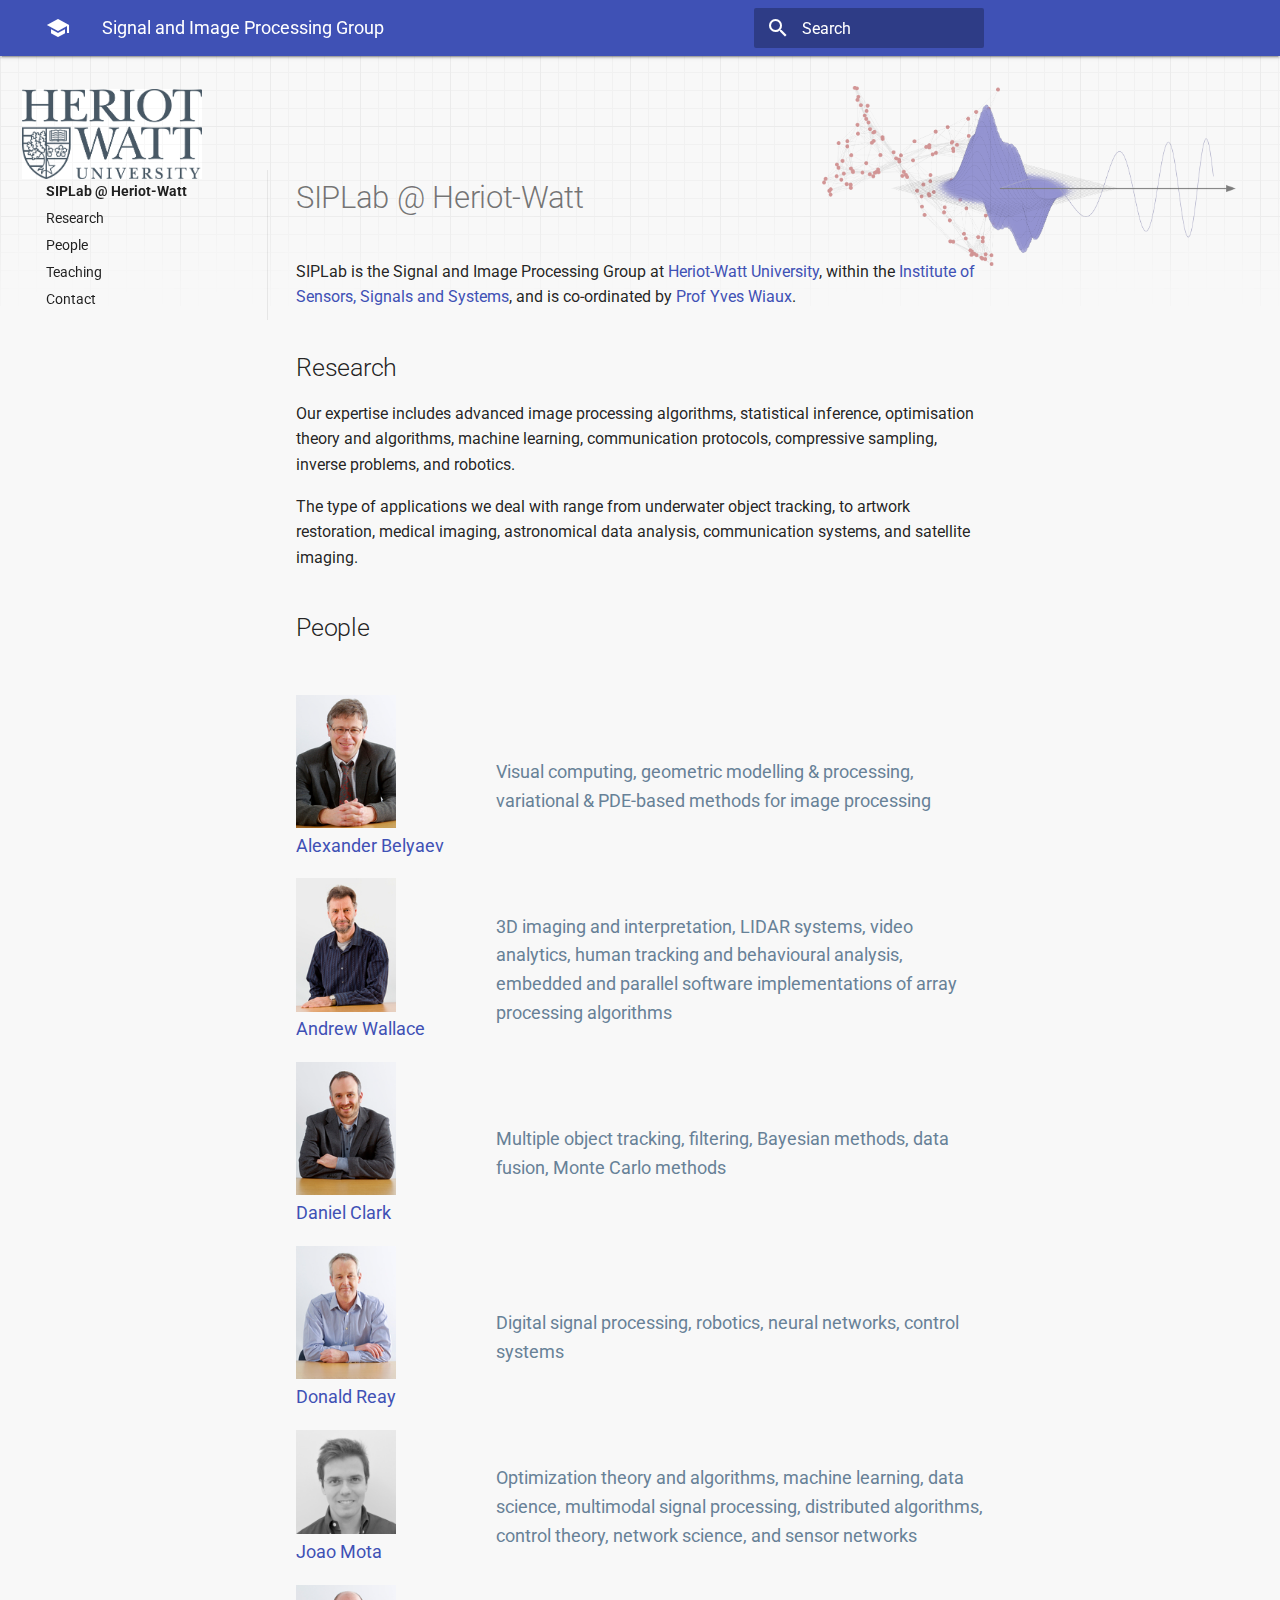
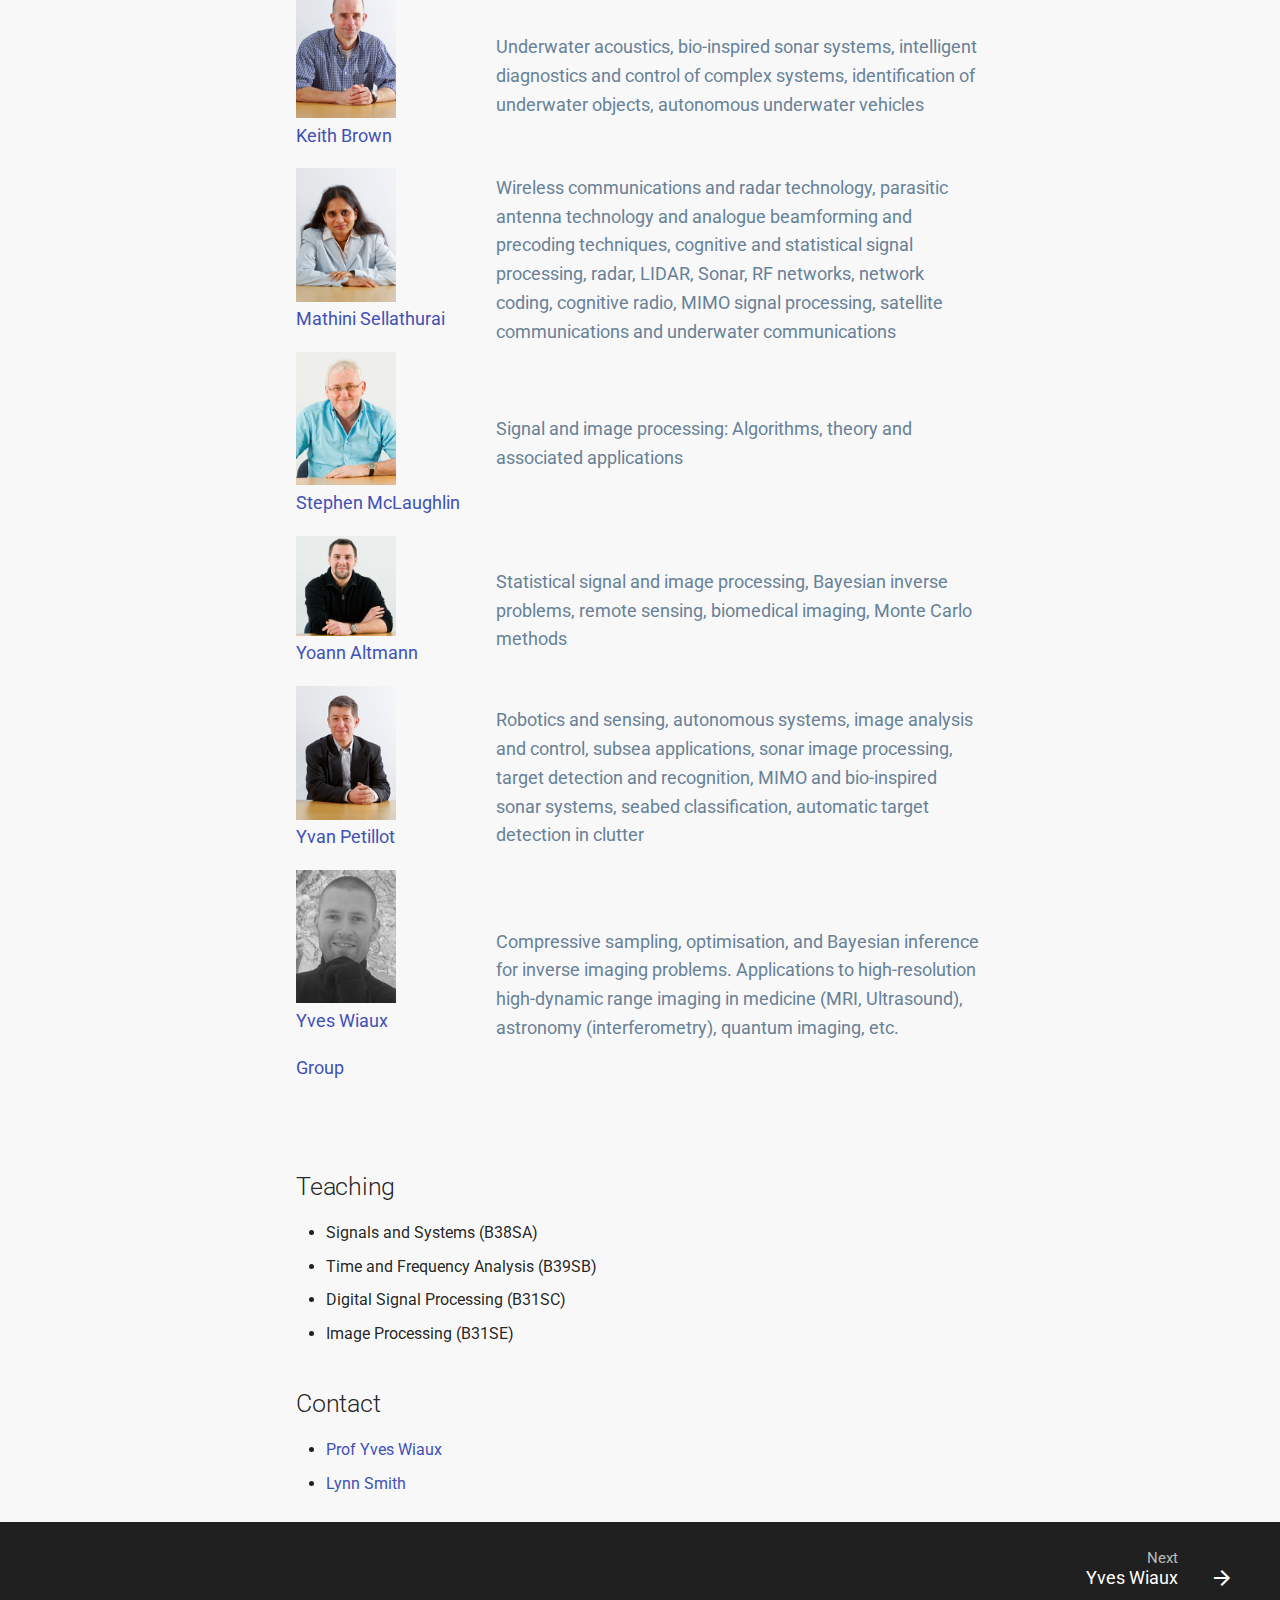
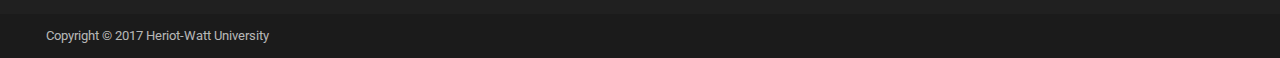
<file: index.html>
<!DOCTYPE html>
<html lang="en" class="no-js">
  <head>
    
      <meta charset="utf-8">
      <meta name="viewport" content="width=device-width,initial-scale=1">
      
      
        <link rel="canonical" href="http://siplab.eps.hw.ac.uk/">
      
      
        <meta name="author" content="Joao Mota">
      
      
        <link rel="shortcut icon" href="./assets/images/favicon.png">
      
      <meta name="generator" content="mkdocs-0.16.3, mkdocs-material-1.6.3">
    
    
      
        <title>SIPLab @ Heriot-Watt</title>
      
    
    
      <script src="./assets/javascripts/modernizr-56ade86843.js"></script>
    
    
      <link rel="stylesheet" href="./assets/stylesheets/application-e2807e330f.css">
      
        <link rel="stylesheet" href="./assets/stylesheets/application-f78e5cb881.palette.css">
      
    
    
      
        
        
        
        <link rel="stylesheet" href="https://fonts.googleapis.com/css?family=Roboto:300,400,400i,700|Roboto+Mono">
        <style>body,input{font-family:"Roboto","Helvetica Neue",Helvetica,Arial,sans-serif}code,kbd,pre{font-family:"Roboto Mono","Courier New",Courier,monospace}</style>
      
      <link rel="stylesheet" href="https://fonts.googleapis.com/icon?family=Material+Icons">
    
    
      <link rel="stylesheet" href="./stylesheets/extra.css">
    
    
  </head>
  
  
  
  
    <body data-md-color-primary="indigo" data-md-color-accent="indigo">
  
    <svg class="md-svg">
      <defs>
        
        
      </defs>
    </svg>
    <input class="md-toggle" data-md-toggle="drawer" type="checkbox" id="drawer">
    <input class="md-toggle" data-md-toggle="search" type="checkbox" id="search">
    <label class="md-overlay" data-md-component="overlay" for="drawer"></label>
    
      <header class="md-header" data-md-component="header">
  <nav class="md-header-nav md-grid">
    <div class="md-flex">
      <div class="md-flex__cell md-flex__cell--shrink">
        
          <a href="http://siplab.eps.hw.ac.uk" title="SIPLab @ Heriot-Watt" class="md-icon md-icon--home md-header-nav__button">
          </a>
        
      </div>
      <div class="md-flex__cell md-flex__cell--shrink">
        <label class="md-icon md-icon--menu md-header-nav__button" for="drawer"></label>
      </div>
      <div class="md-flex__cell md-flex__cell--stretch">
        <span class="md-flex__ellipsis md-header-nav__title">
          
            
              
            
            Signal and Image Processing Group
          
        </span>
      </div>
      <div class="md-flex__cell md-flex__cell--shrink">
        
          <label class="md-icon md-icon--search md-header-nav__button" for="search"></label>
          
<div class="md-search" data-md-component="search">
  <label class="md-search__overlay" for="search"></label>
  <div class="md-search__inner">
    <form class="md-search__form" name="search">
      <input type="text" class="md-search__input" name="query" required placeholder="Search" accesskey="s" autocapitalize="off" autocorrect="off" autocomplete="off" spellcheck="false" data-md-component="query">
      <label class="md-icon md-search__icon" for="search"></label>
      <button type="reset" class="md-icon md-search__icon" data-md-component="reset">close</button>
    </form>
    <div class="md-search__output">
      <div class="md-search__scrollwrap" data-md-scrollfix>
        <div class="md-search-result" data-md-component="result">
          <div class="md-search-result__meta" data-md-lang-result-none="No matching documents" data-md-lang-result-one="1 matching document" data-md-lang-result-other="# matching documents">
            Type to start searching
          </div>
          <ol class="md-search-result__list"></ol>
        </div>
      </div>
    </div>
  </div>
</div>
        
      </div>
      <div class="md-flex__cell md-flex__cell--shrink">
        <div class="md-header-nav__source">
          
        </div>
      </div>
    </div>
  </nav>
</header>
    
    <div class="md-container">
      
      
      <main class="md-main">
        <div class="md-main__inner md-grid" data-md-component="container">
          
            
              <div class="md-sidebar md-sidebar--primary" data-md-component="navigation">
                <div class="md-sidebar__scrollwrap">
                  <div class="md-sidebar__inner">
                    
<nav class="md-nav md-nav--primary">
  
  
    
  
  
    <label class="md-nav__title" for="toc">SIPLab @ Heriot-Watt</label>
    <ul class="md-nav__list" data-md-scrollfix>
      
        <li class="md-nav__item">
  <a href="#research" title="Research" class="md-nav__link">
    Research
  </a>
  
</li>
      
        <li class="md-nav__item">
  <a href="#people" title="People" class="md-nav__link">
    People
  </a>
  
</li>
      
        <li class="md-nav__item">
  <a href="#teaching" title="Teaching" class="md-nav__link">
    Teaching
  </a>
  
</li>
      
        <li class="md-nav__item">
  <a href="#contact" title="Contact" class="md-nav__link">
    Contact
  </a>
  
</li>
      
      
      
    </ul>
  
</nav>
                  </div>
                </div>
              </div>
            
          
          <div class="md-content">
            <article class="md-content__inner md-typeset">
              
                
                
                <h1 id="siplab-heriot-watt">SIPLab @ Heriot-Watt</h1>
<p>SIPLab is the Signal and Image Processing Group at <a href="https://www.hw.ac.uk/">Heriot-Watt
University</a>, within the <a href="https://www.hw.ac.uk/schools/engineering-physical-sciences/institutes/sensors-signals-systems.htm">Institute of Sensors, Signals
and
Systems</a>,
and is co-ordinated by <a href="https://www.hw.ac.uk/schools/engineering-physical-sciences/staff-directory/yves-wiaux.htm">Prof Yves Wiaux</a>.</p>
<h2 id="research">Research</h2>
<p>Our expertise includes advanced image processing algorithms, statistical
inference, optimisation theory and algorithms, machine learning, communication
protocols, compressive sampling, inverse problems, and robotics.</p>
<p>The type of applications we deal with range from underwater object tracking, to
artwork restoration, medical imaging, astronomical data analysis,
communication systems, and satellite imaging.</p>
<h2 id="people">People</h2>
<table id="t01">
  <tr>
    <td width="200px">
      <a href="http://home.eps.hw.ac.uk/~ab226/"> 
        <img src="images/belyaev.jpg" alt="Alexander Belyaev" id="pp"/> 
      </a> 
      <p>
        <a href="http://home.eps.hw.ac.uk/~ab226/">
          Alexander Belyaev
        </a>
      </p>
    </td>
    <td> 
      Visual computing,
      geometric modelling & processing, 
      variational & PDE-based methods for image processing
    </td>
  </tr>
  <tr>
    <td width="200px">
      <a href="http://home.eps.hw.ac.uk/~ceeamw/andy.html">
        <img src="images/wallace.jpg" alt="Andrew Wallace" id="pp"/>
      </a> 
      <p>
        <a href="http://home.eps.hw.ac.uk/~ceeamw/andy.html">
          Andrew Wallace
        </a>
      </p>
    </td>
    <td>
      3D imaging and interpretation, LIDAR systems, video analytics, human
      tracking and behavioural analysis, embedded and parallel software
      implementations of array processing algorithms
    </td>
  </tr>
  <tr>
    <td width="200px">
      <a href="https://researchportal.hw.ac.uk/en/persons/daniel-e-clark">
        <img src="images/clark.jpg" alt="Daniel Clark" id="pp"/>
      </a> 
      <p>
        <a href="https://researchportal.hw.ac.uk/en/persons/daniel-e-clark">
          Daniel Clark
        </a>
      </p>
    </td>
    <td>
      Multiple object tracking, filtering, Bayesian methods, data fusion,
      Monte Carlo methods
    </td>
  </tr>
  <tr>
    <td width="200px">
      <a href="https://researchportal.hw.ac.uk/en/persons/donald-shewan-reay">
        <img src="images/reay.jpg" alt="Donald Reay" id="pp"/>
      </a> 
      <p>
        <a href="https://researchportal.hw.ac.uk/en/persons/donald-shewan-reay">
          Donald Reay
        </a>
      </p>
    </td>
    <td>
      Digital signal processing, robotics, neural networks, control systems
    </td>
  </tr>
  <tr>
    <td width="200px">
      <a href="http://jmota.eps.hw.ac.uk/">
        <img src="images/mota.png" alt="Joao Mota" id="pp"/>
      </a> 
      <p>
        <a href="http://jmota.eps.hw.ac.uk/">
          Joao Mota
        </a>
      </p>
    </td>
    <td>
      Optimization theory and algorithms, machine learning, data science,
      multimodal signal processing, distributed algorithms, control theory,
      network science, and sensor networks
    </td>
  </tr>
  <tr>
    <td width="200px">
      <a href="https://researchportal.hw.ac.uk/en/persons/keith-edgar-brown">
        <img src="images/brown.jpg" alt="Keith Brown" id="pp"/>
      </a> 
      <p>
        <a href="https://researchportal.hw.ac.uk/en/persons/keith-edgar-brown">
          Keith Brown
        </a>
      </p>
    </td>
    <td>
      Underwater acoustics, bio-inspired sonar systems, intelligent diagnostics
      and control of complex systems, identification of underwater objects,
      autonomous underwater vehicles
    </td>
  </tr>
  <tr>
    <td width="200px">
      <a href="https://researchportal.hw.ac.uk/en/persons/mathini-sellathurai">
        <img src="images/sellathurai.jpg" alt="Mathini Sellathurai" id="pp"/>
      </a> 
      <p>
        <a href="https://researchportal.hw.ac.uk/en/persons/mathini-sellathurai">
         Mathini Sellathurai
        </a>
      </p>
    </td>
    <td>
      Wireless communications and radar technology, parasitic antenna
      technology and analogue beamforming and precoding techniques, cognitive
      and statistical signal processing, radar, LIDAR, Sonar, RF networks,
      network coding, cognitive radio, MIMO signal processing, satellite
      communications and underwater communications
    </td>
  </tr>
  <tr>
    <td width="200px">
      <a href="https://www.hw.ac.uk/schools/engineering-physical-sciences/staff-directory/stephen-mclaughlin.htm">
        <img src="images/mclaughlin.jpg" alt="Stephen McLaughlin" id="pp"/>
      </a> 
      <p>
        <a href="https://www.hw.ac.uk/schools/engineering-physical-sciences/staff-directory/stephen-mclaughlin.htm">
          Stephen McLaughlin
        </a>
      </p>
    </td>
    <td>
      Signal and image processing: Algorithms, theory and associated
      applications
    </td>
  </tr>
  <tr>
    <td width="200px">
      <a href="http://yoannaltmann.weebly.com/">
        <img src="images/altmann.jpg" alt="Yoann Altmann" id="pp"/>
      </a> 
      <p>
        <a href="http://yoannaltmann.weebly.com/">
           Yoann Altmann
        </a>
      </p>
    </td>
    <td>
      Statistical signal and image processing, Bayesian inverse problems,
      remote sensing, biomedical imaging, Monte Carlo methods
    </td>
  </tr>
  <tr>
    <td width="200px">
      <a href="https://www.hw.ac.uk/schools/engineering-physical-sciences/staff-directory/y_petillot.htm">
        <img src="images/petillot.jpg" alt="Yvan Petillot" id="pp"/>
      </a> 
      <p>
        <a href="https://www.hw.ac.uk/schools/engineering-physical-sciences/staff-directory/y_petillot.htm">
          Yvan Petillot
        </a>
      </p>
    </td>
    <td>
      Robotics and sensing, autonomous systems, image analysis and control,
      subsea applications, sonar image processing, target detection and
      recognition, MIMO and bio-inspired sonar systems, seabed classification,
      automatic target detection in clutter
    </td>
  </tr>
  <tr>
    <td width="200px">
      <a href="https://www.hw.ac.uk/schools/engineering-physical-sciences/staff-directory/yves-wiaux.htm">
        <img src="images/wiaux.jpeg" alt="Yves Wiaux" id="pp"/>
      </a> 
      <p>
        <a href="https://www.hw.ac.uk/schools/engineering-physical-sciences/staff-directory/yves-wiaux.htm">
          Yves Wiaux
        </a>
      </p>
      <p>
        <a href="yveswiaux.md">
          Group
        </a>
      </p>
    </td>
    <td>
     Compressive sampling, optimisation, and Bayesian inference for inverse imaging problems. Applications to high-resolution high-dynamic range imaging in medicine (MRI, Ultrasound), astronomy (interferometry), quantum imaging, etc.
    </td>
  </tr>
</table>

<h2 id="teaching">Teaching</h2>
<ul>
<li>Signals and Systems (B38SA)</li>
<li>Time and Frequency Analysis (B39SB)</li>
<li>Digital Signal Processing (B31SC)</li>
<li>Image Processing (B31SE)</li>
</ul>
<h2 id="contact">Contact</h2>
<ul>
<li>
<p><a href="mailto:Y.Wiaux@hw.ac.uk">Prof Yves Wiaux</a></p>
</li>
<li>
<p><a href="mailto:L.Smith@hw.ac.uk">Lynn Smith</a></p>
</li>
</ul>
                
                  
                
              
              
                
              
            </article>
          </div>
        </div>
      </main>
      
        
<footer class="md-footer">
  
    <div class="md-footer-nav">
      <nav class="md-footer-nav__inner md-grid">
        
        
          <a href="yveswiaux/" title="Yves Wiaux" class="md-flex md-footer-nav__link md-footer-nav__link--next" rel="next">
            <div class="md-flex__cell md-flex__cell--stretch md-footer-nav__title">
              <span class="md-flex__ellipsis">
                <span class="md-footer-nav__direction">
                  Next
                </span>
                Yves Wiaux
              </span>
            </div>
            <div class="md-flex__cell md-flex__cell--shrink">
              <i class="md-icon md-icon--arrow-forward md-footer-nav__button"></i>
            </div>
          </a>
        
      </nav>
    </div>
  
  <div class="md-footer-meta md-typeset">
    <div class="md-footer-meta__inner md-grid">
      <div class="md-footer-copyright">
        
          <div class="md-footer-copyright__highlight">
            Copyright &copy; 2017 Heriot-Watt University
          </div>
        
      </div>
      
        
      
    </div>
  </div>
</footer>
      
    </div>
    
      <script src="./assets/javascripts/application-6b4ff16fa7.js"></script>
      <script>app.initialize({url:{base:"."}})</script>
      
    
    
      
    
  </body>
</html>
</file>
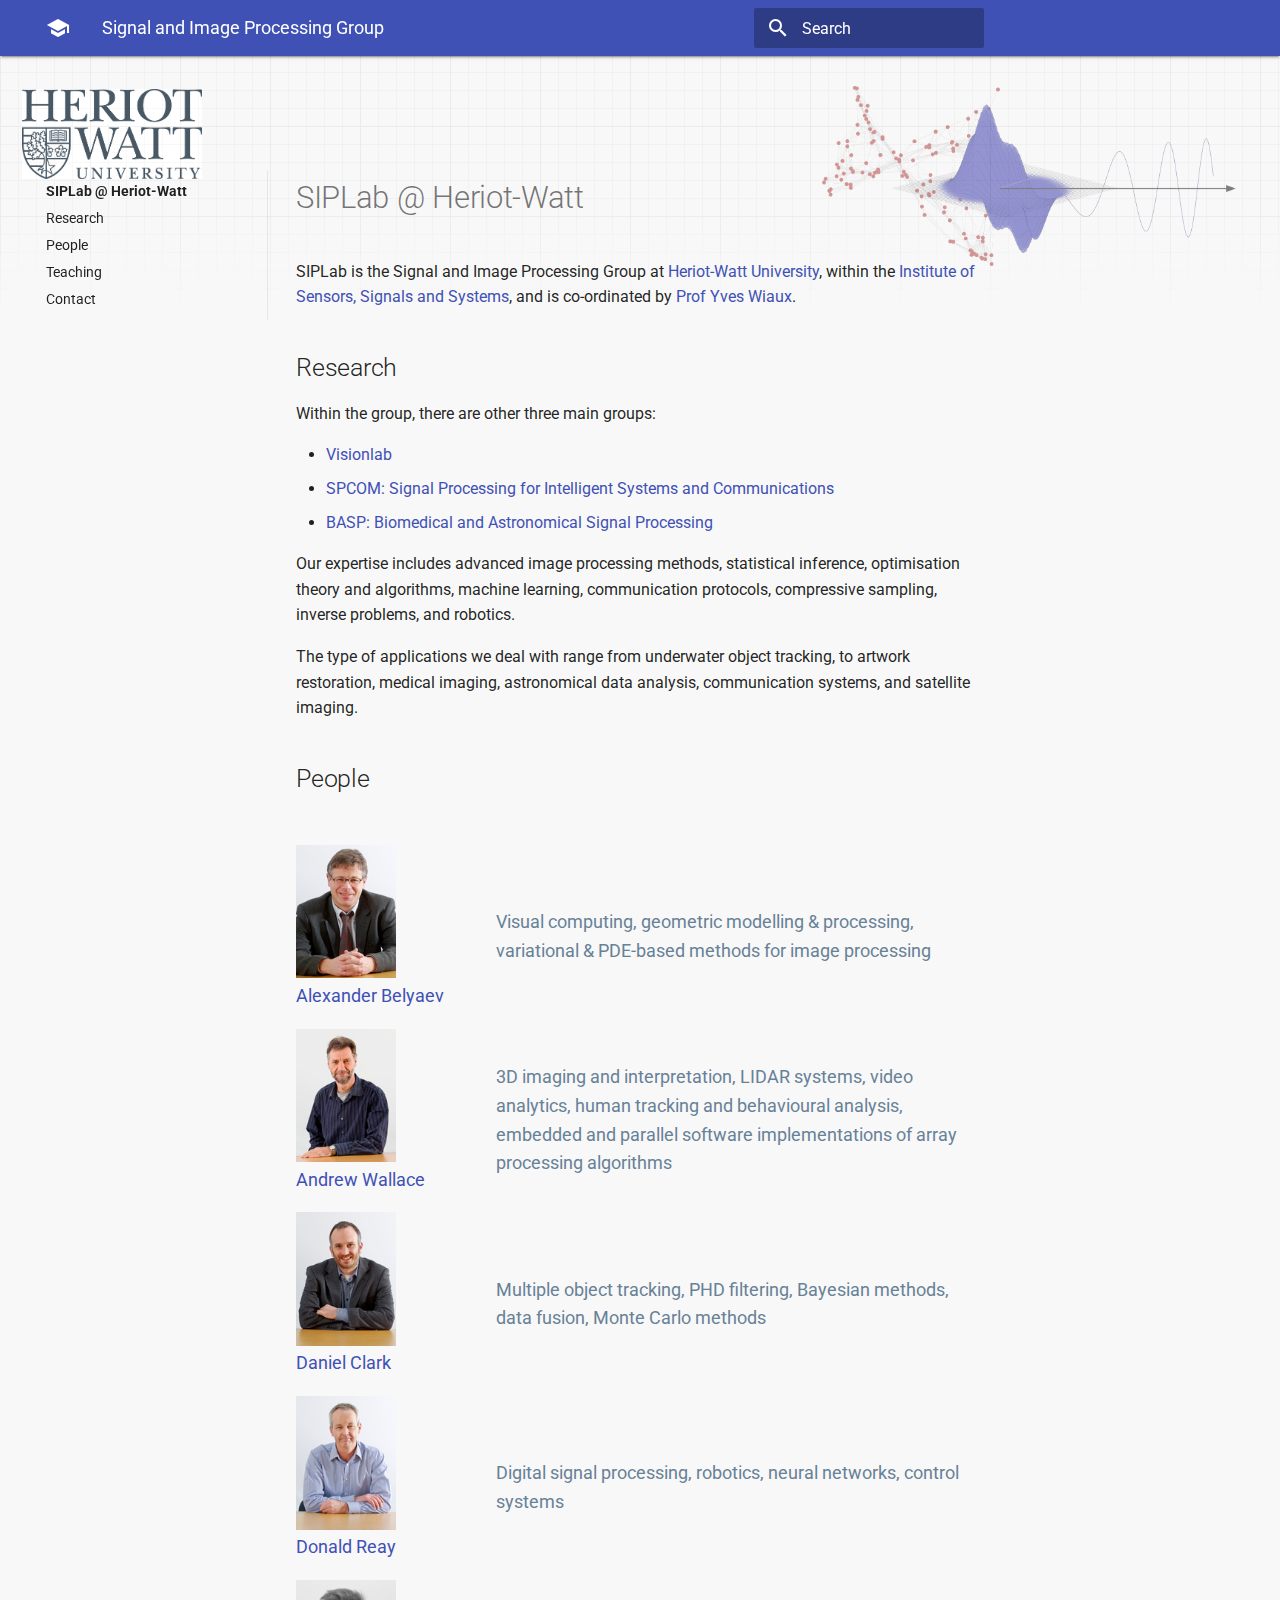
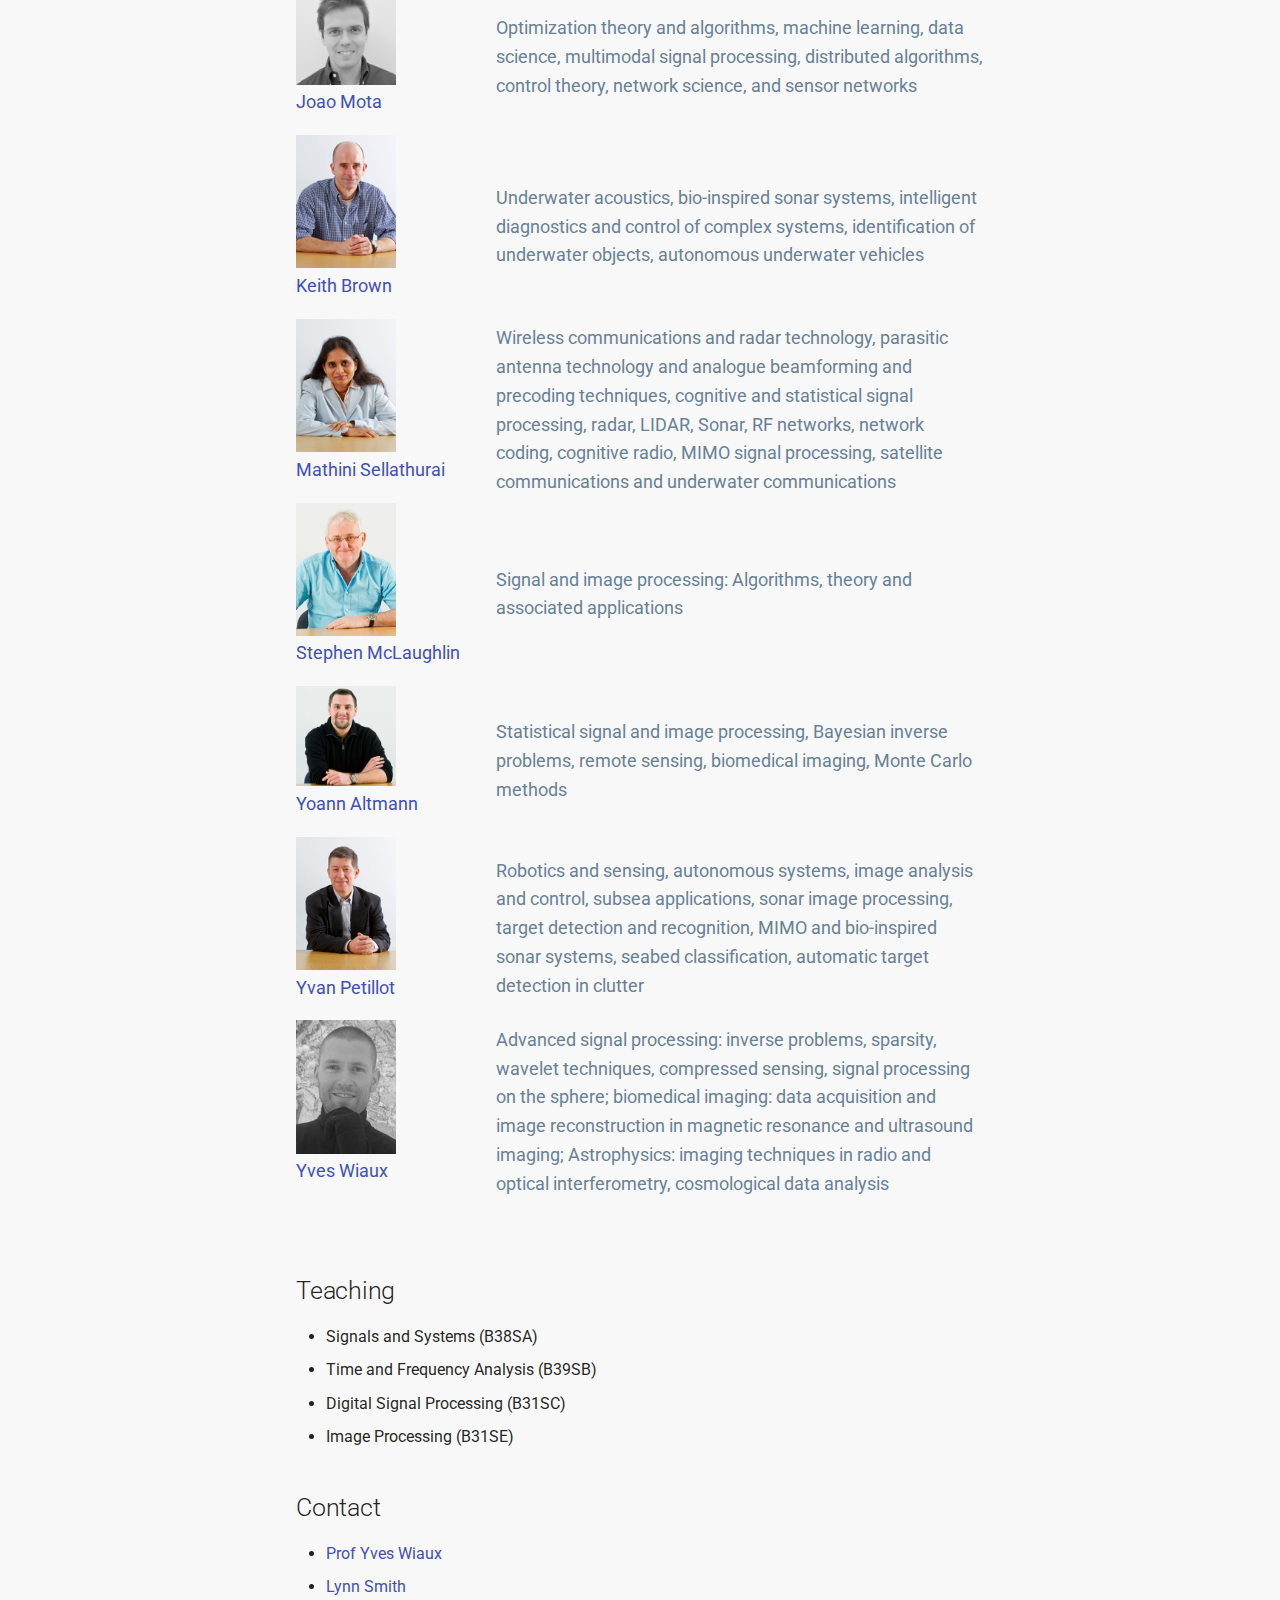
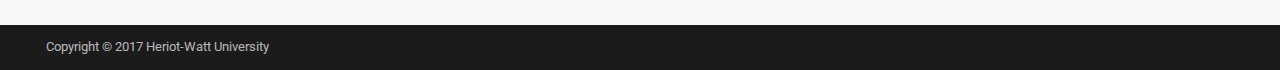
<file: site/index.html>
<!DOCTYPE html>
<html lang="en" class="no-js">
  <head>
    
      <meta charset="utf-8">
      <meta name="viewport" content="width=device-width,initial-scale=1">
      
      
        <link rel="canonical" href="http://siplab.eps.hw.ac.uk/">
      
      
        <meta name="author" content="Joao Mota">
      
      
        <link rel="shortcut icon" href="./assets/images/favicon.png">
      
      <meta name="generator" content="mkdocs-0.16.3, mkdocs-material-1.6.3">
    
    
      
        <title>SIPLab @ Heriot-Watt</title>
      
    
    
      <script src="./assets/javascripts/modernizr-56ade86843.js"></script>
    
    
      <link rel="stylesheet" href="./assets/stylesheets/application-e2807e330f.css">
      
        <link rel="stylesheet" href="./assets/stylesheets/application-f78e5cb881.palette.css">
      
    
    
      
        
        
        
        <link rel="stylesheet" href="https://fonts.googleapis.com/css?family=Roboto:300,400,400i,700|Roboto+Mono">
        <style>body,input{font-family:"Roboto","Helvetica Neue",Helvetica,Arial,sans-serif}code,kbd,pre{font-family:"Roboto Mono","Courier New",Courier,monospace}</style>
      
      <link rel="stylesheet" href="https://fonts.googleapis.com/icon?family=Material+Icons">
    
    
      <link rel="stylesheet" href="./stylesheets/extra.css">
    
    
  </head>
  
  
  
  
    <body data-md-color-primary="indigo" data-md-color-accent="indigo">
  
    <svg class="md-svg">
      <defs>
        
        
      </defs>
    </svg>
    <input class="md-toggle" data-md-toggle="drawer" type="checkbox" id="drawer">
    <input class="md-toggle" data-md-toggle="search" type="checkbox" id="search">
    <label class="md-overlay" data-md-component="overlay" for="drawer"></label>
    
      <header class="md-header" data-md-component="header">
  <nav class="md-header-nav md-grid">
    <div class="md-flex">
      <div class="md-flex__cell md-flex__cell--shrink">
        
          <a href="http://siplab.eps.hw.ac.uk" title="SIPLab @ Heriot-Watt" class="md-icon md-icon--home md-header-nav__button">
          </a>
        
      </div>
      <div class="md-flex__cell md-flex__cell--shrink">
        <label class="md-icon md-icon--menu md-header-nav__button" for="drawer"></label>
      </div>
      <div class="md-flex__cell md-flex__cell--stretch">
        <span class="md-flex__ellipsis md-header-nav__title">
          
            
              
            
            Signal and Image Processing Group
          
        </span>
      </div>
      <div class="md-flex__cell md-flex__cell--shrink">
        
          <label class="md-icon md-icon--search md-header-nav__button" for="search"></label>
          
<div class="md-search" data-md-component="search">
  <label class="md-search__overlay" for="search"></label>
  <div class="md-search__inner">
    <form class="md-search__form" name="search">
      <input type="text" class="md-search__input" name="query" required placeholder="Search" accesskey="s" autocapitalize="off" autocorrect="off" autocomplete="off" spellcheck="false" data-md-component="query">
      <label class="md-icon md-search__icon" for="search"></label>
      <button type="reset" class="md-icon md-search__icon" data-md-component="reset">close</button>
    </form>
    <div class="md-search__output">
      <div class="md-search__scrollwrap" data-md-scrollfix>
        <div class="md-search-result" data-md-component="result">
          <div class="md-search-result__meta" data-md-lang-result-none="No matching documents" data-md-lang-result-one="1 matching document" data-md-lang-result-other="# matching documents">
            Type to start searching
          </div>
          <ol class="md-search-result__list"></ol>
        </div>
      </div>
    </div>
  </div>
</div>
        
      </div>
      <div class="md-flex__cell md-flex__cell--shrink">
        <div class="md-header-nav__source">
          
        </div>
      </div>
    </div>
  </nav>
</header>
    
    <div class="md-container">
      
      
      <main class="md-main">
        <div class="md-main__inner md-grid" data-md-component="container">
          
            
              <div class="md-sidebar md-sidebar--primary" data-md-component="navigation">
                <div class="md-sidebar__scrollwrap">
                  <div class="md-sidebar__inner">
                    
<nav class="md-nav md-nav--primary">
  
  
    
  
  
    <label class="md-nav__title" for="toc">SIPLab @ Heriot-Watt</label>
    <ul class="md-nav__list" data-md-scrollfix>
      
        <li class="md-nav__item">
  <a href="#research" title="Research" class="md-nav__link">
    Research
  </a>
  
</li>
      
        <li class="md-nav__item">
  <a href="#people" title="People" class="md-nav__link">
    People
  </a>
  
</li>
      
        <li class="md-nav__item">
  <a href="#teaching" title="Teaching" class="md-nav__link">
    Teaching
  </a>
  
</li>
      
        <li class="md-nav__item">
  <a href="#contact" title="Contact" class="md-nav__link">
    Contact
  </a>
  
</li>
      
      
      
    </ul>
  
</nav>
                  </div>
                </div>
              </div>
            
          
          <div class="md-content">
            <article class="md-content__inner md-typeset">
              
                
                
                <h1 id="siplab-heriot-watt">SIPLab @ Heriot-Watt</h1>
<p>SIPLab is the Signal and Image Processing Group at <a href="https://www.hw.ac.uk/">Heriot-Watt
University</a>, within the <a href="https://www.hw.ac.uk/schools/engineering-physical-sciences/institutes/sensors-signals-systems.htm">Institute of Sensors, Signals
and
Systems</a>,
and is co-ordinated by <a href="https://www.hw.ac.uk/schools/engineering-physical-sciences/staff-directory/yves-wiaux.htm">Prof Yves Wiaux</a>.</p>
<h2 id="research">Research</h2>
<p>Within the group, there are other three main groups:</p>
<ul>
<li><a href="">Visionlab</a></li>
<li><a href="https://www.sml.hw.ac.uk/schools/engineering-physical-sciences/institutes/sensors-signals-systems/signal-processing-intelligent-systems.htm">SPCOM: Signal Processing for Intelligent Systems and Communications</a></li>
<li><a href="https://www.hw.ac.uk/schools/engineering-physical-sciences/institutes/sensors-signals-systems/basp.htm">BASP: Biomedical and Astronomical Signal Processing</a></li>
</ul>
<p>Our expertise includes advanced image processing methods, statistical
inference, optimisation theory and algorithms, machine learning, communication
protocols, compressive sampling, inverse problems, and robotics.</p>
<p>The type of applications we deal with range from underwater object tracking, to
artwork restoration, medical imaging, astronomical data analysis,
communication systems, and satellite imaging.</p>
<h2 id="people">People</h2>
<table id="t01">
  <tr>
    <td width="200px">
      <a href="http://home.eps.hw.ac.uk/~ab226/"> 
        <img src="../images/belyaev.jpg" alt="Alexander Belyaev" id="pp"/> 
      </a> 
      <p>
        <a href="http://home.eps.hw.ac.uk/~ab226/">
          Alexander Belyaev
        </a>
      </p>
    </td>
    <td> 
      Visual computing,
      geometric modelling & processing, 
      variational & PDE-based methods for image processing
    </td>
  </tr>
  <tr>
    <td width="200px">
      <a href="http://home.eps.hw.ac.uk/~ceeamw/andy.html">
        <img src="../images/wallace.jpg" alt="Andrew Wallace" id="pp"/>
      </a> 
      <p>
        <a href="http://home.eps.hw.ac.uk/~ceeamw/andy.html">
          Andrew Wallace
        </a>
      </p>
    </td>
    <td>
      3D imaging and interpretation, LIDAR systems, video analytics, human
      tracking and behavioural analysis, embedded and parallel software
      implementations of array processing algorithms
    </td>
  </tr>
  <tr>
    <td width="200px">
      <a href="https://researchportal.hw.ac.uk/en/persons/daniel-e-clark">
        <img src="../images/clark.jpg" alt="Daniel Clark" id="pp"/>
      </a> 
      <p>
        <a href="https://researchportal.hw.ac.uk/en/persons/daniel-e-clark">
          Daniel Clark
        </a>
      </p>
    </td>
    <td>
      Multiple object tracking, PHD filtering, Bayesian methods, data fusion,
      Monte Carlo methods
    </td>
  </tr>
  <tr>
    <td width="200px">
      <a href="https://researchportal.hw.ac.uk/en/persons/donald-shewan-reay">
        <img src="../images/reay.jpg" alt="Donald Reay" id="pp"/>
      </a> 
      <p>
        <a href="https://researchportal.hw.ac.uk/en/persons/donald-shewan-reay">
          Donald Reay
        </a>
      </p>
    </td>
    <td>
      Digital signal processing, robotics, neural networks, control systems
    </td>
  </tr>
  <tr>
    <td width="200px">
      <a href="http://jmota.eps.hw.ac.uk/">
        <img src="../images/mota.png" alt="Joao Mota" id="pp"/>
      </a> 
      <p>
        <a href="http://jmota.eps.hw.ac.uk/">
          Joao Mota
        </a>
      </p>
    </td>
    <td>
      Optimization theory and algorithms, machine learning, data science,
      multimodal signal processing, distributed algorithms, control theory,
      network science, and sensor networks
    </td>
  </tr>
  <tr>
    <td width="200px">
      <a href="https://researchportal.hw.ac.uk/en/persons/keith-edgar-brown">
        <img src="../images/brown.jpg" alt="Keith Brown" id="pp"/>
      </a> 
      <p>
        <a href="https://researchportal.hw.ac.uk/en/persons/keith-edgar-brown">
          Keith Brown
        </a>
      </p>
    </td>
    <td>
      Underwater acoustics, bio-inspired sonar systems, intelligent diagnostics
      and control of complex systems, identification of underwater objects,
      autonomous underwater vehicles
    </td>
  </tr>
  <tr>
    <td width="200px">
      <a href="https://researchportal.hw.ac.uk/en/persons/mathini-sellathurai">
        <img src="../images/sellathurai.jpg" alt="Mathini Sellathurai" id="pp"/>
      </a> 
      <p>
        <a href="https://researchportal.hw.ac.uk/en/persons/mathini-sellathurai">
         Mathini Sellathurai
        </a>
      </p>
    </td>
    <td>
      Wireless communications and radar technology, parasitic antenna
      technology and analogue beamforming and precoding techniques, cognitive
      and statistical signal processing, radar, LIDAR, Sonar, RF networks,
      network coding, cognitive radio, MIMO signal processing, satellite
      communications and underwater communications
    </td>
  </tr>
  <tr>
    <td width="200px">
      <a href="https://www.hw.ac.uk/schools/engineering-physical-sciences/staff-directory/stephen-mclaughlin.htm">
        <img src="../images/mclaughlin.jpg" alt="Stephen McLaughlin" id="pp"/>
      </a> 
      <p>
        <a href="https://www.hw.ac.uk/schools/engineering-physical-sciences/staff-directory/stephen-mclaughlin.htm">
          Stephen McLaughlin
        </a>
      </p>
    </td>
    <td>
      Signal and image processing: Algorithms, theory and associated
      applications
    </td>
  </tr>
  <tr>
    <td width="200px">
      <a href="http://yoannaltmann.weebly.com/">
        <img src="../images/altmann.jpg" alt="Yoann Altmann" id="pp"/>
      </a> 
      <p>
        <a href="http://yoannaltmann.weebly.com/">
           Yoann Altmann
        </a>
      </p>
    </td>
    <td>
      Statistical signal and image processing, Bayesian inverse problems,
      remote sensing, biomedical imaging, Monte Carlo methods
    </td>
  </tr>
  <tr>
    <td width="200px">
      <a href="https://www.hw.ac.uk/schools/engineering-physical-sciences/staff-directory/y_petillot.htm">
        <img src="../images/petillot.jpg" alt="Yvan Petillot" id="pp"/>
      </a> 
      <p>
        <a href="https://www.hw.ac.uk/schools/engineering-physical-sciences/staff-directory/y_petillot.htm">
          Yvan Petillot
        </a>
      </p>
    </td>
    <td>
      Robotics and sensing, autonomous systems, image analysis and control,
      subsea applications, sonar image processing, target detection and
      recognition, MIMO and bio-inspired sonar systems, seabed classification,
      automatic target detection in clutter
    </td>
  </tr>
  <tr>
    <td width="200px">
      <a href="https://www.hw.ac.uk/schools/engineering-physical-sciences/staff-directory/yves-wiaux.htm">
        <img src="../images/wiaux.jpeg" alt="Yves Wiaux" id="pp"/>
      </a> 
      <p>
        <a href="https://www.hw.ac.uk/schools/engineering-physical-sciences/staff-directory/yves-wiaux.htm">
          Yves Wiaux
        </a>
      </p>
    </td>
    <td>
      Advanced signal processing: inverse problems, sparsity, wavelet
      techniques, compressed sensing, signal processing on the sphere;
      biomedical imaging: data acquisition and image reconstruction in magnetic
      resonance and ultrasound imaging; Astrophysics: imaging techniques in
      radio and optical interferometry, cosmological data analysis
    </td>
  </tr>
</table>

<h2 id="teaching">Teaching</h2>
<ul>
<li>Signals and Systems (B38SA)</li>
<li>Time and Frequency Analysis (B39SB)</li>
<li>Digital Signal Processing (B31SC)</li>
<li>Image Processing (B31SE)</li>
</ul>
<h2 id="contact">Contact</h2>
<ul>
<li>
<p><a href="mailto:Y.Wiaux@hw.ac.uk">Prof Yves Wiaux</a></p>
</li>
<li>
<p><a href="mailto:L.Smith@hw.ac.uk">Lynn Smith</a></p>
</li>
</ul>
                
                  
                
              
              
                
              
            </article>
          </div>
        </div>
      </main>
      
        
<footer class="md-footer">
  
  <div class="md-footer-meta md-typeset">
    <div class="md-footer-meta__inner md-grid">
      <div class="md-footer-copyright">
        
          <div class="md-footer-copyright__highlight">
            Copyright &copy; 2017 Heriot-Watt University
          </div>
        
      </div>
      
        
      
    </div>
  </div>
</footer>
      
    </div>
    
      <script src="./assets/javascripts/application-6b4ff16fa7.js"></script>
      <script>app.initialize({url:{base:"."}})</script>
      
    
    
      
    
  </body>
</html>
</file>
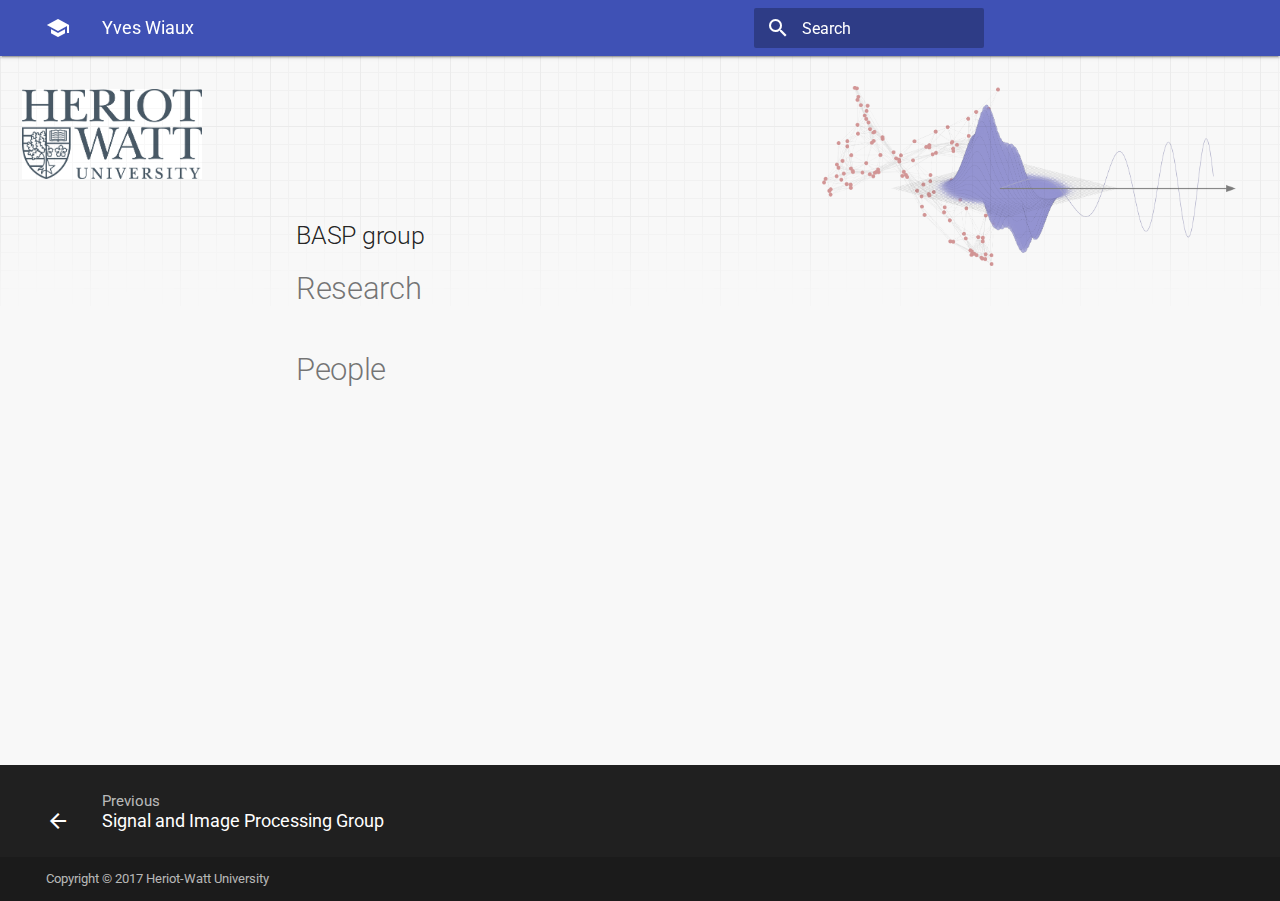
<file: yveswiaux/index.html>
<!DOCTYPE html>
<html lang="en" class="no-js">
  <head>
    
      <meta charset="utf-8">
      <meta name="viewport" content="width=device-width,initial-scale=1">
      
      
        <link rel="canonical" href="http://siplab.eps.hw.ac.uk/yveswiaux/">
      
      
        <meta name="author" content="Joao Mota">
      
      
        <link rel="shortcut icon" href="../assets/images/favicon.png">
      
      <meta name="generator" content="mkdocs-0.16.3, mkdocs-material-1.6.3">
    
    
      
        <title>Yves Wiaux - SIPLab @ Heriot-Watt</title>
      
    
    
      <script src="../assets/javascripts/modernizr-56ade86843.js"></script>
    
    
      <link rel="stylesheet" href="../assets/stylesheets/application-e2807e330f.css">
      
        <link rel="stylesheet" href="../assets/stylesheets/application-f78e5cb881.palette.css">
      
    
    
      
        
        
        
        <link rel="stylesheet" href="https://fonts.googleapis.com/css?family=Roboto:300,400,400i,700|Roboto+Mono">
        <style>body,input{font-family:"Roboto","Helvetica Neue",Helvetica,Arial,sans-serif}code,kbd,pre{font-family:"Roboto Mono","Courier New",Courier,monospace}</style>
      
      <link rel="stylesheet" href="https://fonts.googleapis.com/icon?family=Material+Icons">
    
    
      <link rel="stylesheet" href="../stylesheets/extra.css">
    
    
  </head>
  
  
  
  
    <body data-md-color-primary="indigo" data-md-color-accent="indigo">
  
    <svg class="md-svg">
      <defs>
        
        
      </defs>
    </svg>
    <input class="md-toggle" data-md-toggle="drawer" type="checkbox" id="drawer">
    <input class="md-toggle" data-md-toggle="search" type="checkbox" id="search">
    <label class="md-overlay" data-md-component="overlay" for="drawer"></label>
    
      <header class="md-header" data-md-component="header">
  <nav class="md-header-nav md-grid">
    <div class="md-flex">
      <div class="md-flex__cell md-flex__cell--shrink">
        
          <a href="http://siplab.eps.hw.ac.uk" title="SIPLab @ Heriot-Watt" class="md-icon md-icon--home md-header-nav__button">
          </a>
        
      </div>
      <div class="md-flex__cell md-flex__cell--shrink">
        <label class="md-icon md-icon--menu md-header-nav__button" for="drawer"></label>
      </div>
      <div class="md-flex__cell md-flex__cell--stretch">
        <span class="md-flex__ellipsis md-header-nav__title">
          
            
              
            
            Yves Wiaux
          
        </span>
      </div>
      <div class="md-flex__cell md-flex__cell--shrink">
        
          <label class="md-icon md-icon--search md-header-nav__button" for="search"></label>
          
<div class="md-search" data-md-component="search">
  <label class="md-search__overlay" for="search"></label>
  <div class="md-search__inner">
    <form class="md-search__form" name="search">
      <input type="text" class="md-search__input" name="query" required placeholder="Search" accesskey="s" autocapitalize="off" autocorrect="off" autocomplete="off" spellcheck="false" data-md-component="query">
      <label class="md-icon md-search__icon" for="search"></label>
      <button type="reset" class="md-icon md-search__icon" data-md-component="reset">close</button>
    </form>
    <div class="md-search__output">
      <div class="md-search__scrollwrap" data-md-scrollfix>
        <div class="md-search-result" data-md-component="result">
          <div class="md-search-result__meta" data-md-lang-result-none="No matching documents" data-md-lang-result-one="1 matching document" data-md-lang-result-other="# matching documents">
            Type to start searching
          </div>
          <ol class="md-search-result__list"></ol>
        </div>
      </div>
    </div>
  </div>
</div>
        
      </div>
      <div class="md-flex__cell md-flex__cell--shrink">
        <div class="md-header-nav__source">
          
        </div>
      </div>
    </div>
  </nav>
</header>
    
    <div class="md-container">
      
      
      <main class="md-main">
        <div class="md-main__inner md-grid" data-md-component="container">
          
            
              <div class="md-sidebar md-sidebar--primary" data-md-component="navigation">
                <div class="md-sidebar__scrollwrap">
                  <div class="md-sidebar__inner">
                    
<nav class="md-nav md-nav--primary">
  
  
    
  
  
</nav>
                  </div>
                </div>
              </div>
            
          
          <div class="md-content">
            <article class="md-content__inner md-typeset">
              
                
                
                <h2 id="basp-group">BASP group</h2>
<h1 id="research">Research</h1>
<h1 id="people">People</h1>
                
                  
                
              
              
                
              
            </article>
          </div>
        </div>
      </main>
      
        
<footer class="md-footer">
  
    <div class="md-footer-nav">
      <nav class="md-footer-nav__inner md-grid">
        
          <a href=".." title="Signal and Image Processing Group" class="md-flex md-footer-nav__link md-footer-nav__link--prev" rel="prev">
            <div class="md-flex__cell md-flex__cell--shrink">
              <i class="md-icon md-icon--arrow-back md-footer-nav__button"></i>
            </div>
            <div class="md-flex__cell md-flex__cell--stretch md-footer-nav__title">
              <span class="md-flex__ellipsis">
                <span class="md-footer-nav__direction">
                  Previous
                </span>
                Signal and Image Processing Group
              </span>
            </div>
          </a>
        
        
      </nav>
    </div>
  
  <div class="md-footer-meta md-typeset">
    <div class="md-footer-meta__inner md-grid">
      <div class="md-footer-copyright">
        
          <div class="md-footer-copyright__highlight">
            Copyright &copy; 2017 Heriot-Watt University
          </div>
        
      </div>
      
        
      
    </div>
  </div>
</footer>
      
    </div>
    
      <script src="../assets/javascripts/application-6b4ff16fa7.js"></script>
      <script>app.initialize({url:{base:".."}})</script>
      
    
    
      
    
  </body>
</html>
</file>
<file: assets/stylesheets/application-e2807e330f.css>
html{box-sizing:border-box}*,:after,:before{box-sizing:inherit}html{-webkit-text-size-adjust:none;-ms-text-size-adjust:none;text-size-adjust:none}body{margin:0}hr{overflow:visible;box-sizing:content-box}a{-webkit-text-decoration-skip:objects}a,button,input,label{-webkit-tap-highlight-color:transparent}a{color:inherit;text-decoration:none}a:active,a:hover{outline-width:0}small,sub,sup{font-size:80%}sub,sup{position:relative;line-height:0;vertical-align:baseline}sub{bottom:-.25em}sup{top:-.5em}img{border-style:none}table{border-collapse:collapse;border-spacing:0}td,th{font-weight:400;vertical-align:top}button{padding:0;background:transparent;font-size:inherit}button,input{border:0;outline:0}.admonition:before,.md-icon,.md-nav__button,.md-nav__link:after,.md-nav__title:before,.md-search-result__article--document:before,.md-source-file:before,.md-typeset .critic.comment:before,.md-typeset .footnote-backref,.md-typeset .task-list-control .task-list-indicator:before{font-family:Material Icons;font-style:normal;font-variant:normal;font-weight:400;line-height:1;text-transform:none;white-space:nowrap;speak:none;word-wrap:normal;direction:ltr}.md-content__icon,.md-footer-nav__button,.md-header-nav__button,.md-nav__button,.md-nav__title:before,.md-search-result__article--document:before{display:inline-block;margin:.4rem;padding:.8rem;font-size:2.4rem;cursor:pointer}.md-icon--arrow-back:before{content:"arrow_back"}.md-icon--arrow-forward:before{content:"arrow_forward"}.md-icon--menu:before{content:"menu"}.md-icon--search:before{content:"search"}.md-icon--home:before{content:"school"}body{-webkit-font-smoothing:antialiased;-moz-osx-font-smoothing:grayscale}body,input{color:rgba(0,0,0,.87);-webkit-font-feature-settings:"kern","liga";font-feature-settings:"kern","liga";font-family:Helvetica Neue,Helvetica,Arial,sans-serif;font-weight:400}code,kbd,pre{color:rgba(0,0,0,.87);-webkit-font-feature-settings:"kern";font-feature-settings:"kern";font-family:Courier New,Courier,monospace;font-weight:400}.md-typeset{font-size:1.6rem;line-height:1.6;-webkit-print-color-adjust:exact}.md-typeset blockquote,.md-typeset ol,.md-typeset p,.md-typeset ul{margin:1em 0}.md-typeset h1{margin:0 0 4rem;color:rgba(0,0,0,.54);font-size:3.125rem;line-height:1.3}.md-typeset h1,.md-typeset h2{font-weight:300;letter-spacing:-.01em}.md-typeset h2{margin:4rem 0 1.6rem;font-size:2.5rem;line-height:1.4}.md-typeset h3{margin:3.2rem 0 1.6rem;font-size:2rem;font-weight:400;letter-spacing:-.01em;line-height:1.5}.md-typeset h2+h3{margin-top:1.6rem}.md-typeset h4{font-size:1.6rem}.md-typeset h4,.md-typeset h5,.md-typeset h6{margin:1.6rem 0;font-weight:700;letter-spacing:-.01em}.md-typeset h5,.md-typeset h6{color:rgba(0,0,0,.54);font-size:1.28rem}.md-typeset h5{text-transform:uppercase}.md-typeset hr{margin:1.5em 0;border-bottom:.1rem dotted rgba(0,0,0,.26)}.md-typeset a{color:#3f51b5;word-break:break-word}.md-typeset a,.md-typeset a:before{-webkit-transition:color .125s;transition:color .125s}.md-typeset a:active,.md-typeset a:hover{color:#536dfe}.md-typeset code,.md-typeset pre{background-color:hsla(0,0%,93%,.5);color:#37474f;font-size:85%}.md-typeset code{margin:0 .29412em;padding:.07353em 0;border-radius:.2rem;box-shadow:.29412em 0 0 hsla(0,0%,93%,.5),-.29412em 0 0 hsla(0,0%,93%,.5);word-break:break-word;-webkit-box-decoration-break:clone;box-decoration-break:clone}.md-typeset h1 code,.md-typeset h2 code,.md-typeset h3 code,.md-typeset h4 code,.md-typeset h5 code,.md-typeset h6 code{margin:0;background-color:transparent;box-shadow:none}.md-typeset a>code{margin:inherit;padding:inherit;border-radius:none;background-color:inherit;color:inherit;box-shadow:none}.md-typeset pre{margin:1em 0;padding:1rem 1.2rem;border-radius:.2rem;line-height:1.4;overflow:auto;-webkit-overflow-scrolling:touch}.md-typeset pre::-webkit-scrollbar{width:.4rem;height:.4rem}.md-typeset pre::-webkit-scrollbar-thumb{background-color:rgba(0,0,0,.26)}.md-typeset pre::-webkit-scrollbar-thumb:hover{background-color:#536dfe}.md-typeset pre>code{margin:0;background-color:transparent;font-size:inherit;box-shadow:none;-webkit-box-decoration-break:none;box-decoration-break:none}.md-typeset kbd{padding:0 .29412em;border:.1rem solid #c9c9c9;border-radius:.2rem;border-bottom-color:#bcbcbc;background-color:#fcfcfc;color:#555;font-size:85%;box-shadow:0 .1rem 0 #b0b0b0;word-break:break-word}.md-typeset mark{margin:0 .25em;padding:.0625em 0;border-radius:.2rem;background-color:rgba(255,235,59,.5);box-shadow:.25em 0 0 rgba(255,235,59,.5),-.25em 0 0 rgba(255,235,59,.5);word-break:break-word;-webkit-box-decoration-break:clone;box-decoration-break:clone}.md-typeset abbr{border-bottom:.1rem dotted rgba(0,0,0,.54);text-decoration:none;cursor:help}.md-typeset small{opacity:.75}.md-typeset sub,.md-typeset sup{margin-left:.07812em}.md-typeset blockquote{padding-left:1.2rem;border-left:.4rem solid rgba(0,0,0,.26);color:rgba(0,0,0,.54)}.md-typeset ul{list-style-type:disc}.md-typeset ol,.md-typeset ul{margin-left:.625em;padding:0}.md-typeset ol ol,.md-typeset ul ol{list-style-type:lower-alpha}.md-typeset ol ol ol,.md-typeset ul ol ol{list-style-type:lower-roman}.md-typeset ol li,.md-typeset ul li{margin-bottom:.5em;margin-left:1.25em}.md-typeset ol li blockquote,.md-typeset ol li p,.md-typeset ul li blockquote,.md-typeset ul li p{margin:.5em 0}.md-typeset ol li:last-child,.md-typeset ul li:last-child{margin-bottom:0}.md-typeset ol li ol,.md-typeset ol li ul,.md-typeset ul li ol,.md-typeset ul li ul{margin:.5em 0 .5em .625em}.md-typeset dd{margin:1em 0 1em 1.875em}.md-typeset iframe,.md-typeset img,.md-typeset svg{max-width:100%}.md-typeset table:not([class]){box-shadow:0 2px 2px 0 rgba(0,0,0,.14),0 1px 5px 0 rgba(0,0,0,.12),0 3px 1px -2px rgba(0,0,0,.2);display:inline-block;max-width:100%;border-radius:.2rem;font-size:1.28rem;overflow:auto;-webkit-overflow-scrolling:touch}.md-typeset table:not([class])+*{margin-top:1.5em}.md-typeset table:not([class]) td:not([align]),.md-typeset table:not([class]) th:not([align]){text-align:left}.md-typeset table:not([class]) th{min-width:10rem;padding:1.2rem 1.6rem;background-color:rgba(0,0,0,.54);color:#fff;vertical-align:top}.md-typeset table:not([class]) td{padding:1.2rem 1.6rem;border-top:.1rem solid rgba(0,0,0,.07);vertical-align:top}.md-typeset table:not([class]) tr:first-child td{border-top:0}.md-typeset table:not([class]) a{word-break:normal}.md-typeset__scrollwrap{margin:1em -1.6rem;overflow-x:auto;-webkit-overflow-scrolling:touch}.md-typeset .md-typeset__table{display:inline-block;margin-bottom:.5em;padding:0 1.6rem}.md-typeset .md-typeset__table table{display:table;width:100%;margin:0;overflow:hidden}html{font-size:62.5%}body,html{height:100%}body{position:relative}hr{display:block;height:.1rem;padding:0;border:0}.md-svg{display:none}.md-grid{max-width:122rem;margin-right:auto;margin-left:auto}.md-container,.md-main{overflow:auto}.md-container{display:table;width:100%;height:100%;padding-top:5.6rem;table-layout:fixed}.md-main{display:table-row;height:100%}.md-main__inner{min-height:100%;padding-top:3rem;padding-bottom:.1rem}.md-toggle{display:none}.md-overlay{position:fixed;top:0;width:0;height:0;-webkit-transition:width 0s .25s,height 0s .25s,opacity .25s;transition:width 0s .25s,height 0s .25s,opacity .25s;background-color:rgba(0,0,0,.54);opacity:0;z-index:2}.md-flex{display:table}.md-flex__cell{display:table-cell;position:relative;vertical-align:top}.md-flex__cell--shrink{width:0}.md-flex__cell--stretch{display:table;width:100%;table-layout:fixed}.md-flex__ellipsis{display:table-cell;text-overflow:ellipsis;white-space:nowrap;overflow:hidden}@page{margin:25mm}.md-content__inner{margin:0 1.6rem 2.4rem;padding-top:2.4rem}.md-content__inner:before{display:block;height:.8rem;content:""}.md-content__inner>:last-child{margin-bottom:0}.md-content__icon{position:relative;margin:.8rem 0;padding-right:0;padding-left:0;float:right}html body .md-typeset .md-content__icon{color:rgba(0,0,0,.26)}.md-header{position:fixed;top:0;right:0;left:0;height:5.6rem;-webkit-transition:background-color .25s;transition:background-color .25s;background-color:#3f51b5;color:#fff;z-index:1;-webkit-backface-visibility:hidden;backface-visibility:hidden}.md-header,.no-js .md-header{box-shadow:0 2px 2px 0 rgba(0,0,0,.14),0 1px 5px 0 rgba(0,0,0,.12),0 3px 1px -2px rgba(0,0,0,.2)}.md-header-nav{padding:.4rem}.md-header-nav__button{position:relative;-webkit-transition:opacity .25s;transition:opacity .25s;z-index:1}.md-header-nav__button:hover{opacity:.7}.md-header-nav__button.md-logo img{display:block}.no-js .md-header-nav__button.md-icon--search{display:none}.md-header-nav__title{padding:0 2rem;font-size:1.8rem;line-height:4.8rem}.md-header-nav__parent{color:hsla(0,0%,100%,.7)}.md-header-nav__parent:after{display:inline;color:hsla(0,0%,100%,.3);content:"/"}.md-header-nav__source{display:none}.md-footer-nav{background-color:rgba(0,0,0,.87);color:#fff}.md-footer-nav__inner{padding:.4rem;overflow:auto}.md-footer-nav__link{padding-top:2.8rem;padding-bottom:.8rem;-webkit-transition:opacity .25s;transition:opacity .25s}.md-footer-nav__link:hover{opacity:.7}.md-footer-nav__link--prev{width:25%;float:left}.md-footer-nav__link--next{width:75%;float:right;text-align:right}.md-footer-nav__button{-webkit-transition:background .25s;transition:background .25s}.md-footer-nav__title{position:relative;padding:0 2rem;font-size:1.8rem;line-height:4.8rem}.md-footer-nav__direction{position:absolute;right:0;left:0;margin-top:-2rem;padding:0 2rem;color:hsla(0,0%,100%,.7);font-size:1.5rem}.md-footer-meta{background:rgba(0,0,0,.895)}.md-footer-meta__inner{margin-bottom:-.1rem;padding:.4rem;overflow:auto}html .md-footer-meta.md-typeset a{color:hsla(0,0%,100%,.7)}.md-footer-copyright{margin:0 1.2rem;padding:.8rem 0;color:hsla(0,0%,100%,.3);font-size:1.28rem}.md-footer-copyright__highlight{color:hsla(0,0%,100%,.7)}.md-footer-social{margin:0 .8rem;padding:.4rem 0 1.2rem}.md-footer-social__link{display:inline-block;width:3.2rem;height:3.2rem;border:.1rem solid hsla(0,0%,100%,.12);border-radius:100%;color:hsla(0,0%,100%,.7);font-size:1.6rem;text-align:center}.md-footer-social__link:before{line-height:1.9}.md-nav{font-size:1.4rem;line-height:1.3}.md-nav--secondary{-webkit-transition:border-left .25s;transition:border-left .25s;border-left:.4rem solid #3f51b5}.md-nav--secondary .md-nav__link--active{color:#3f51b5}.md-nav__title{display:block;padding:1.2rem 1.2rem 0;font-weight:700;text-overflow:ellipsis;overflow:hidden}.md-nav__title:before{display:none;content:"arrow_back"}.md-nav__title .md-nav__button{display:none}.md-nav__list{margin:0;padding:0;list-style:none}.md-nav__item{padding:0 1.2rem}.md-nav__item:last-child{padding-bottom:1.2rem}.md-nav__item .md-nav__item{padding-right:0}.md-nav__item .md-nav__item:last-child{padding-bottom:0}.md-nav__button img{width:100%;height:auto}.md-nav__link{display:block;margin-top:.625em;-webkit-transition:color .125s;transition:color .125s;text-overflow:ellipsis;cursor:pointer;overflow:hidden}.md-nav__item--nested>.md-nav__link:after{content:"keyboard_arrow_down"}html .md-nav__link[for=toc],html .md-nav__link[for=toc]+.md-nav__link:after,html .md-nav__link[for=toc]~.md-nav{display:none}.md-nav__link[data-md-state=blur]{color:rgba(0,0,0,.54)}.md-nav__item--active>.md-nav__link,.md-nav__link:active{color:#3f51b5}.md-nav__item--nested>.md-nav__link{color:inherit}.md-nav__link:focus,.md-nav__link:hover{color:#536dfe}.md-nav__source,.no-js .md-search{display:none}.md-search__overlay{opacity:0;z-index:1}.md-search__inner{width:100%}.md-search__form{position:relative}.md-search__input{position:relative;padding:0 4.8rem 0 7.2rem;text-overflow:ellipsis;z-index:2}.md-search__input::-webkit-input-placeholder{-webkit-transition:color .25s cubic-bezier(.1,.7,.1,1);transition:color .25s cubic-bezier(.1,.7,.1,1)}.md-search__input:-ms-input-placeholder{-webkit-transition:color .25s cubic-bezier(.1,.7,.1,1);transition:color .25s cubic-bezier(.1,.7,.1,1)}.md-search__input::placeholder{-webkit-transition:color .25s cubic-bezier(.1,.7,.1,1);transition:color .25s cubic-bezier(.1,.7,.1,1)}.md-search__input::-webkit-input-placeholder,.md-search__input~.md-search__icon{color:rgba(0,0,0,.54)}.md-search__input:-ms-input-placeholder,.md-search__input~.md-search__icon{color:rgba(0,0,0,.54)}.md-search__input::placeholder,.md-search__input~.md-search__icon{color:rgba(0,0,0,.54)}.md-search__input::-ms-clear{display:none}.md-search__icon{position:absolute;-webkit-transition:color .25s cubic-bezier(.1,.7,.1,1),opacity .25s;transition:color .25s cubic-bezier(.1,.7,.1,1),opacity .25s;font-size:2.4rem;cursor:pointer;z-index:2}.md-search__icon:hover{opacity:.7}.md-search__icon[for=search]{top:.8rem;left:1.2rem}.md-search__icon[for=search]:before{content:"search"}.md-search__icon[type=reset]{top:.8rem;right:1.2rem;-webkit-transform:scale(.125);transform:scale(.125);-webkit-transition:opacity .15s,-webkit-transform .15s cubic-bezier(.1,.7,.1,1);transition:opacity .15s,-webkit-transform .15s cubic-bezier(.1,.7,.1,1);transition:transform .15s cubic-bezier(.1,.7,.1,1),opacity .15s;transition:transform .15s cubic-bezier(.1,.7,.1,1),opacity .15s,-webkit-transform .15s cubic-bezier(.1,.7,.1,1);opacity:0}[data-md-toggle=search]:checked~.md-header .md-search__input:valid~.md-search__icon[type=reset]{-webkit-transform:scale(1);transform:scale(1);opacity:1}[data-md-toggle=search]:checked~.md-header .md-search__input:valid~.md-search__icon[type=reset]:hover{opacity:.7}.md-search__output{position:absolute;width:100%;border-radius:0 0 .2rem .2rem;overflow:hidden;z-index:1}.md-search__scrollwrap{height:100%;background:-webkit-gradient(linear,left top,left bottom,color-stop(10%,#fff),to(hsla(0,0%,100%,0))),-webkit-gradient(linear,left top,left bottom,from(rgba(0,0,0,.26)),color-stop(35%,rgba(0,0,0,.07)),color-stop(60%,transparent));background:linear-gradient(180deg,#fff 10%,hsla(0,0%,100%,0)),linear-gradient(180deg,rgba(0,0,0,.26),rgba(0,0,0,.07) 35%,transparent 60%);background-attachment:local,scroll;background-color:#fff;background-repeat:no-repeat;background-size:100% 2rem,100% 1rem;box-shadow:inset 0 .1rem 0 rgba(0,0,0,.07);overflow-y:auto;-webkit-overflow-scrolling:touch}.md-search-result{color:rgba(0,0,0,.87);word-break:break-word}.md-search-result__meta{padding:0 1.6rem;background-color:rgba(0,0,0,.07);color:rgba(0,0,0,.54);font-size:1.28rem;line-height:4rem}.md-search-result__list{margin:0;padding:0;border-top:.1rem solid rgba(0,0,0,.07);list-style:none}.md-search-result__item{box-shadow:0 -.1rem 0 rgba(0,0,0,.07)}.md-search-result__link{display:block;-webkit-transition:background .25s;transition:background .25s;outline:0;overflow:hidden}.md-search-result__link:hover,.md-search-result__link[data-md-state=active]{background-color:rgba(83,109,254,.1)}.md-search-result__link:hover .md-search-result__article:before,.md-search-result__link[data-md-state=active] .md-search-result__article:before{opacity:.7}.md-search-result__link:last-child .md-search-result__teaser{margin-bottom:1.2rem}.md-search-result__article{position:relative;padding:0 1.6rem;overflow:auto}.md-search-result__article--document:before{position:absolute;left:0;-webkit-transition:opacity .25s;transition:opacity .25s;color:rgba(0,0,0,.54);content:"find_in_page"}.md-search-result__article--document .md-search-result__title{margin:1.3rem 0;font-size:1.6rem;font-weight:400;line-height:1.4}.md-search-result__title{margin:.5em 0;font-size:1.28rem;font-weight:700;line-height:1.4}.md-search-result__teaser{display:-webkit-box;max-height:3.3rem;margin:.5em 0;color:rgba(0,0,0,.54);font-size:1.28rem;line-height:1.4;text-overflow:ellipsis;overflow:hidden;-webkit-box-orient:vertical;-webkit-line-clamp:2}.md-search-result em{font-style:normal;font-weight:700;text-decoration:underline}.md-sidebar{position:absolute;width:24.2rem;padding:2.4rem 0;overflow:hidden}.md-sidebar[data-md-state=lock]{position:fixed;top:5.6rem}.md-sidebar--secondary{display:none}.md-sidebar__scrollwrap{max-height:100%;margin:0 .4rem;overflow-y:auto;-webkit-backface-visibility:hidden;backface-visibility:hidden}.md-sidebar__scrollwrap::-webkit-scrollbar{width:.4rem;height:.4rem}.md-sidebar__scrollwrap::-webkit-scrollbar-thumb{background-color:rgba(0,0,0,.26)}.md-sidebar__scrollwrap::-webkit-scrollbar-thumb:hover{background-color:#536dfe}@-webkit-keyframes a{0%{height:0}to{height:1.3rem}}@keyframes a{0%{height:0}to{height:1.3rem}}@-webkit-keyframes b{0%{-webkit-transform:translateY(100%);transform:translateY(100%);opacity:0}50%{opacity:0}to{-webkit-transform:translateY(0);transform:translateY(0);opacity:1}}@keyframes b{0%{-webkit-transform:translateY(100%);transform:translateY(100%);opacity:0}50%{opacity:0}to{-webkit-transform:translateY(0);transform:translateY(0);opacity:1}}.md-source{display:block;padding-right:1.2rem;-webkit-transition:opacity .25s;transition:opacity .25s;font-size:1.3rem;line-height:1.2;white-space:nowrap}.md-source:hover{opacity:.7}.md-source:after,.md-source__icon{display:inline-block;height:4.8rem;content:"";vertical-align:middle}.md-source__icon{width:4.8rem}.md-source__icon svg{width:2.4rem;height:2.4rem;margin-top:1.2rem;margin-left:1.2rem}.md-source__icon+.md-source__repository{margin-left:-4.4rem;padding-left:4rem}.md-source__repository{display:inline-block;max-width:100%;margin-left:1.2rem;font-weight:700;text-overflow:ellipsis;overflow:hidden;vertical-align:middle}.md-source__facts{margin:0;padding:0;font-size:1.1rem;font-weight:700;list-style-type:none;opacity:.75;overflow:hidden}[data-md-state=done] .md-source__facts{-webkit-animation:a .25s ease-in;animation:a .25s ease-in}.md-source__fact{float:left}[data-md-state=done] .md-source__fact{-webkit-animation:b .4s ease-out;animation:b .4s ease-out}.md-source__fact:before{margin:0 .2rem;content:"\00B7"}.md-source__fact:first-child:before{display:none}.md-source-file{display:inline-block;margin:1em .5em 1em 0;padding-right:.5rem;border-radius:.2rem;background:rgba(0,0,0,.07);font-size:1.28rem;list-style-type:none;cursor:pointer;overflow:hidden}.md-source-file:before{display:inline-block;margin-right:.5rem;padding:.5rem;background:rgba(0,0,0,.26);color:#fff;font-size:1.6rem;content:"clear_all";vertical-align:middle}html .md-source-file{-webkit-transition:background .4s,color .4s,-webkit-box-shadow .4s cubic-bezier(.4,0,.2,1);transition:background .4s,color .4s,box-shadow .4s cubic-bezier(.4,0,.2,1)}html .md-source-file:before{-webkit-transition:inherit;transition:inherit}html body .md-typeset .md-source-file{color:rgba(0,0,0,.54)}.md-source-file:hover{box-shadow:0 0 8px rgba(0,0,0,.18),0 8px 16px rgba(0,0,0,.36)}.md-source-file:hover:before{background:#536dfe}.md-tabs{width:100%;-webkit-transition:background .25s;transition:background .25s;background:rgba(50,64,144,.9675);overflow:auto}.md-tabs__list{margin:0;margin-left:.4rem;padding:0;list-style:none;white-space:nowrap}.md-tabs__item{display:inline-block;height:4.8rem;padding-right:1.2rem;padding-left:1.2rem}.md-tabs__link{display:block;margin-top:1.6rem;-webkit-transition:color .25s,opacity .1s,-webkit-transform .4s cubic-bezier(.1,.7,.1,1);transition:color .25s,opacity .1s,-webkit-transform .4s cubic-bezier(.1,.7,.1,1);transition:color .25s,transform .4s cubic-bezier(.1,.7,.1,1),opacity .1s;transition:color .25s,transform .4s cubic-bezier(.1,.7,.1,1),opacity .1s,-webkit-transform .4s cubic-bezier(.1,.7,.1,1);color:hsla(0,0%,100%,.7);font-size:1.4rem}.md-tabs__link--active,.md-tabs__link:hover{color:#fff}.md-tabs__item:nth-child(2) .md-tabs__link{-webkit-transition-delay:.02s;transition-delay:.02s}.md-tabs__item:nth-child(3) .md-tabs__link{-webkit-transition-delay:.04s;transition-delay:.04s}.md-tabs__item:nth-child(4) .md-tabs__link{-webkit-transition-delay:.06s;transition-delay:.06s}.md-tabs__item:nth-child(5) .md-tabs__link{-webkit-transition-delay:.08s;transition-delay:.08s}.md-tabs__item:nth-child(6) .md-tabs__link{-webkit-transition-delay:.1s;transition-delay:.1s}.md-tabs__item:nth-child(7) .md-tabs__link{-webkit-transition-delay:.12s;transition-delay:.12s}.md-tabs__item:nth-child(8) .md-tabs__link{-webkit-transition-delay:.14s;transition-delay:.14s}.md-tabs__item:nth-child(9) .md-tabs__link{-webkit-transition-delay:.16s;transition-delay:.16s}.md-tabs__item:nth-child(10) .md-tabs__link{-webkit-transition-delay:.18s;transition-delay:.18s}.md-tabs__item:nth-child(11) .md-tabs__link{-webkit-transition-delay:.2s;transition-delay:.2s}.md-tabs__item:nth-child(12) .md-tabs__link{-webkit-transition-delay:.22s;transition-delay:.22s}.md-tabs__item:nth-child(13) .md-tabs__link{-webkit-transition-delay:.24s;transition-delay:.24s}.md-tabs__item:nth-child(14) .md-tabs__link{-webkit-transition-delay:.26s;transition-delay:.26s}.md-tabs__item:nth-child(15) .md-tabs__link{-webkit-transition-delay:.28s;transition-delay:.28s}.md-tabs__item:nth-child(16) .md-tabs__link{-webkit-transition-delay:.3s;transition-delay:.3s}.md-tabs[data-md-state=hidden]{background:#3f51b5;pointer-events:none}.md-tabs[data-md-state=hidden] .md-tabs__link{-webkit-transform:translateY(50%);transform:translateY(50%);-webkit-transition:color .25s,opacity .1s,-webkit-transform 0s .4s;transition:color .25s,opacity .1s,-webkit-transform 0s .4s;transition:color .25s,transform 0s .4s,opacity .1s;transition:color .25s,transform 0s .4s,opacity .1s,-webkit-transform 0s .4s;opacity:0}.admonition{position:relative;margin:1.5625em 0;padding:.8rem 1.2rem;border-left:3.2rem solid rgba(68,138,255,.4);border-radius:.2rem;background-color:rgba(68,138,255,.15);font-size:1.28rem}.admonition:before{position:absolute;left:-2.6rem;color:#fff;font-size:2rem;content:"edit";vertical-align:-.25em}.admonition :first-child{margin-top:0}.admonition :last-child{margin-bottom:0}.admonition.summary,.admonition.tldr{border-color:rgba(0,176,255,.4);background-color:rgba(0,176,255,.15)}.admonition.summary:before,.admonition.tldr:before{content:"subject"}.admonition.hint,.admonition.important,.admonition.tip{border-color:rgba(0,191,165,.4);background-color:rgba(0,191,165,.15)}.admonition.hint:before,.admonition.important:before,.admonition.tip:before{content:"whatshot"}.admonition.check,.admonition.done,.admonition.success{border-color:rgba(0,230,118,.4);background-color:rgba(0,230,118,.15)}.admonition.check:before,.admonition.done:before,.admonition.success:before{content:"done"}.admonition.attention,.admonition.caution,.admonition.warning{border-color:rgba(255,145,0,.4);background-color:rgba(255,145,0,.15)}.admonition.attention:before,.admonition.caution:before,.admonition.warning:before{content:"warning"}.admonition.fail,.admonition.failure,.admonition.missing{border-color:rgba(255,82,82,.4);background-color:rgba(255,82,82,.15)}.admonition.fail:before,.admonition.failure:before,.admonition.missing:before{content:"clear"}.admonition.danger,.admonition.error{border-color:rgba(255,23,68,.4);background-color:rgba(255,23,68,.15)}.admonition.danger:before,.admonition.error:before{content:"flash_on"}.admonition.bug{border-color:rgba(245,0,87,.4);background-color:rgba(245,0,87,.15)}.admonition.bug:before{content:"bug_report"}.admonition.cite,.admonition.quote{border-color:hsla(0,0%,62%,.4);background-color:hsla(0,0%,62%,.15)}.admonition.cite:before,.admonition.quote:before{content:"format_quote"}.admonition-title{font-weight:700}html .admonition-title{margin-bottom:0}html .admonition-title+*{margin-top:0}.codehilite .o,.codehilite .ow{color:inherit}.codehilite .ge{color:#000}.codehilite .gr{color:#a00}.codehilite .gh{color:#999}.codehilite .go{color:#888}.codehilite .gp{color:#555}.codehilite .gs{color:inherit}.codehilite .gu{color:#aaa}.codehilite .gt{color:#a00}.codehilite .gd{background-color:#fdd}.codehilite .gi{background-color:#dfd}.codehilite .k{color:#3b78e7}.codehilite .kc{color:#a71d5d}.codehilite .kd,.codehilite .kn{color:#3b78e7}.codehilite .kp{color:#a71d5d}.codehilite .kr,.codehilite .kt{color:#3e61a2}.codehilite .c,.codehilite .cm{color:#999}.codehilite .cp{color:#666}.codehilite .c1,.codehilite .ch,.codehilite .cs{color:#999}.codehilite .na,.codehilite .nb{color:#c2185b}.codehilite .bp{color:#3e61a2}.codehilite .nc{color:#c2185b}.codehilite .no{color:#3e61a2}.codehilite .nd,.codehilite .ni{color:#666}.codehilite .ne,.codehilite .nf{color:#c2185b}.codehilite .nl{color:#3b5179}.codehilite .nn{color:#ec407a}.codehilite .nt{color:#3b78e7}.codehilite .nv,.codehilite .vc,.codehilite .vg,.codehilite .vi{color:#3e61a2}.codehilite .nx{color:#ec407a}.codehilite .il,.codehilite .m,.codehilite .mf,.codehilite .mh,.codehilite .mi,.codehilite .mo{color:#e74c3c}.codehilite .s,.codehilite .sb,.codehilite .sc{color:#0d904f}.codehilite .sd{color:#999}.codehilite .s2{color:#0d904f}.codehilite .se,.codehilite .sh,.codehilite .si,.codehilite .sx{color:#183691}.codehilite .sr{color:#009926}.codehilite .s1,.codehilite .ss{color:#0d904f}.codehilite .err{color:#a61717}.codehilite .w{color:transparent}.codehilite .hll{display:block;margin:0 -1.2rem;padding:0 1.2rem;background-color:rgba(255,235,59,.5)}.md-typeset .codehilite{margin:1em 0;padding:1rem 1.2rem .8rem;border-radius:.2rem;background-color:hsla(0,0%,93%,.5);color:#37474f;line-height:1.4;overflow:auto;-webkit-overflow-scrolling:touch}.md-typeset .codehilite::-webkit-scrollbar{width:.4rem;height:.4rem}.md-typeset .codehilite::-webkit-scrollbar-thumb{background-color:rgba(0,0,0,.26)}.md-typeset .codehilite::-webkit-scrollbar-thumb:hover{background-color:#536dfe}.md-typeset .codehilite pre{display:inline-block;min-width:100%;margin:0;padding:0;background-color:transparent;overflow:visible;vertical-align:top}.md-typeset .codehilitetable{display:block;margin:1em 0;border-radius:.2em;font-size:1.6rem;overflow:hidden}.md-typeset .codehilitetable tbody,.md-typeset .codehilitetable td{display:block;padding:0}.md-typeset .codehilitetable tr{display:-webkit-box;display:-ms-flexbox;display:flex}.md-typeset .codehilitetable .codehilite,.md-typeset .codehilitetable .linenodiv{margin:0;border-radius:0}.md-typeset .codehilitetable .linenodiv{padding:1rem 1.2rem .8rem}.md-typeset .codehilitetable .linenodiv,.md-typeset .codehilitetable .linenodiv>pre{height:100%}.md-typeset .codehilitetable .linenos{background-color:rgba(0,0,0,.07);color:rgba(0,0,0,.26);-webkit-user-select:none;-moz-user-select:none;-ms-user-select:none;user-select:none}.md-typeset .codehilitetable .linenos pre{margin:0;padding:0;background-color:transparent;color:inherit;text-align:right}.md-typeset .codehilitetable .code{-webkit-box-flex:1;-ms-flex:1;flex:1;overflow:hidden}.md-typeset>.codehilitetable{box-shadow:none}.md-typeset .footnote{color:rgba(0,0,0,.54);font-size:1.28rem}.md-typeset .footnote ol{margin-left:0}.md-typeset .footnote li{-webkit-transition:color .25s;transition:color .25s}.md-typeset .footnote li:before{display:block;height:0}.md-typeset .footnote li:target{color:rgba(0,0,0,.87)}.md-typeset .footnote li:target:before{margin-top:-9rem;padding-top:9rem;pointer-events:none}.md-typeset .footnote li :first-child{margin-top:0}.md-typeset .footnote li:hover .footnote-backref,.md-typeset .footnote li:target .footnote-backref{-webkit-transform:translateX(0);transform:translateX(0);opacity:1}.md-typeset .footnote li:hover .footnote-backref:hover,.md-typeset .footnote li:target .footnote-backref{color:#536dfe}.md-typeset .footnote-ref:before{display:inline;margin:0 .2em;border-left:.1rem solid rgba(0,0,0,.26);font-size:1.25em;content:"";vertical-align:-.5rem}.md-typeset .footnote-backref{display:inline-block;-webkit-transform:translateX(.5rem);transform:translateX(.5rem);-webkit-transition:color .25s,opacity .125s .125s,-webkit-transform .25s .125s;transition:color .25s,opacity .125s .125s,-webkit-transform .25s .125s;transition:transform .25s .125s,color .25s,opacity .125s .125s;transition:transform .25s .125s,color .25s,opacity .125s .125s,-webkit-transform .25s .125s;color:rgba(0,0,0,.26);font-size:0;opacity:0;vertical-align:text-bottom}.md-typeset .footnote-backref:before{font-size:1.6rem;content:"keyboard_return"}.md-typeset .headerlink{display:inline-block;margin-left:1rem;-webkit-transform:translateY(.5rem);transform:translateY(.5rem);-webkit-transition:color .25s,opacity .125s .25s,-webkit-transform .25s .25s;transition:color .25s,opacity .125s .25s,-webkit-transform .25s .25s;transition:transform .25s .25s,color .25s,opacity .125s .25s;transition:transform .25s .25s,color .25s,opacity .125s .25s,-webkit-transform .25s .25s;opacity:0}html body .md-typeset .headerlink{color:rgba(0,0,0,.26)}.md-typeset [id]:before{display:inline-block;content:""}.md-typeset [id]:target:before{margin-top:-9.8rem;padding-top:9.8rem}.md-typeset [id] .headerlink:focus,.md-typeset [id]:hover .headerlink,.md-typeset [id]:target .headerlink{-webkit-transform:translate(0);transform:translate(0);opacity:1}.md-typeset [id] .headerlink:focus,.md-typeset [id]:hover .headerlink:hover,.md-typeset [id]:target .headerlink{color:#536dfe}.md-typeset h1 .headerlink{display:none}.md-typeset h2[id]:before{display:block;margin-top:-.4rem;padding-top:.4rem}.md-typeset h2[id]:target:before{margin-top:-8.4rem;padding-top:8.4rem}.md-typeset h3[id]:before{display:block;margin-top:-.7rem;padding-top:.7rem}.md-typeset h3[id]:target:before{margin-top:-8.7rem;padding-top:8.7rem}.md-typeset h4[id]:before{display:block;margin-top:-.8rem;padding-top:.8rem}.md-typeset h4[id]:target:before{margin-top:-8.8rem;padding-top:8.8rem}.md-typeset h5[id]:before{display:block;margin-top:-1.1rem;padding-top:1.1rem}.md-typeset h5[id]:target:before{margin-top:-9.1rem;padding-top:9.1rem}.md-typeset h6[id]:before{display:block;margin-top:-1.1rem;padding-top:1.1rem}.md-typeset h6[id]:target:before{margin-top:-9.1rem;padding-top:9.1rem}.md-typeset .MJXc-display{margin:.75em 0;padding:.25em 0;overflow:auto;-webkit-overflow-scrolling:touch}.md-typeset .MathJax_CHTML{outline:0}.md-typeset .comment.critic,.md-typeset del.critic,.md-typeset ins.critic{margin:0 .25em;padding:.0625em 0;border-radius:.2rem;-webkit-box-decoration-break:clone;box-decoration-break:clone}.md-typeset del.critic{background-color:#fdd;box-shadow:.25em 0 0 #fdd,-.25em 0 0 #fdd}.md-typeset ins.critic{background-color:#dfd;box-shadow:.25em 0 0 #dfd,-.25em 0 0 #dfd}.md-typeset .critic.comment{background-color:hsla(0,0%,93%,.5);color:#37474f;box-shadow:.25em 0 0 hsla(0,0%,93%,.5),-.25em 0 0 hsla(0,0%,93%,.5)}.md-typeset .critic.comment:before{padding-right:.125em;color:rgba(0,0,0,.26);content:"chat";vertical-align:-.125em}.md-typeset .critic.block{display:block;margin:1em 0;padding-right:1.6rem;padding-left:1.6rem;box-shadow:none}.md-typeset .critic.block :first-child{margin-top:.5em}.md-typeset .critic.block :last-child{margin-bottom:.5em}.md-typeset .emojione{width:2rem;vertical-align:text-top}.md-typeset code.codehilite{margin:0 .29412em;padding:.07353em 0}.md-typeset .task-list-item{position:relative;list-style-type:none}.md-typeset .task-list-item [type=checkbox]{position:absolute;top:.45em;left:-2em}.md-typeset .task-list-control .task-list-indicator:before{position:absolute;top:.05em;left:-1.25em;color:rgba(0,0,0,.26);font-size:1.5em;content:"check_box_outline_blank";vertical-align:-.25em}.md-typeset .task-list-control [type=checkbox]:checked+.task-list-indicator:before{content:"check_box"}.md-typeset .task-list-control [type=checkbox]{opacity:0;z-index:-1}@media print{.md-typeset a:after{color:rgba(0,0,0,.54);content:" [" attr(href) "]"}.md-typeset code{box-shadow:none;-webkit-box-decoration-break:initial;box-decoration-break:slice}.md-content__icon,.md-footer,.md-header,.md-sidebar,.md-tabs,.md-typeset .headerlink{display:none}}@media only screen and (max-width:44.9375em){.md-typeset pre{margin:1em -1.6rem;padding:1rem 1.6rem;border-radius:0}.md-footer-nav__link--prev .md-footer-nav__title{display:none}.md-search-result__teaser{max-height:5rem;-webkit-line-clamp:3}.codehilite .hll{margin:0 -1.6rem;padding:0 1.6rem}.md-typeset>.codehilite{padding:1rem 1.6rem .8rem}.md-typeset>.codehilite,.md-typeset>.codehilitetable{margin:1em -1.6rem;border-radius:0}.md-typeset>.codehilitetable .codehilite,.md-typeset>.codehilitetable .linenodiv{padding:1rem 1.6rem}.md-typeset>p>.MJXc-display{margin:.75em -1.6rem;padding:.25em 1.6rem}}@media only screen and (min-width:100em){html{font-size:68.75%}}@media only screen and (min-width:125em){html{font-size:75%}}@media only screen and (max-width:59.9375em){body[data-md-state=lock]{overflow:hidden}.ios body[data-md-state=lock] .md-container{display:none}.md-nav--secondary{border-left:0}html .md-nav__link[for=toc]{display:block;padding-right:4.8rem}html .md-nav__link[for=toc]:after{color:inherit;content:"toc"}html .md-nav__link[for=toc]+.md-nav__link{display:none}html .md-nav__link[for=toc]~.md-nav{display:-webkit-box;display:-ms-flexbox;display:flex}.md-nav__source{display:block;padding:.4rem;background-color:rgba(50,64,144,.9675);color:#fff}.md-search__overlay{position:absolute;top:.4rem;left:.4rem;width:4rem;height:4rem;-webkit-transform-origin:center;transform-origin:center;-webkit-transition:opacity .2s .2s,-webkit-transform .3s .1s;transition:opacity .2s .2s,-webkit-transform .3s .1s;transition:transform .3s .1s,opacity .2s .2s;transition:transform .3s .1s,opacity .2s .2s,-webkit-transform .3s .1s;border-radius:2rem;background-color:#fff;overflow:hidden;pointer-events:none}[data-md-toggle=search]:checked~.md-header .md-search__overlay{-webkit-transition:opacity .1s,-webkit-transform .4s;transition:opacity .1s,-webkit-transform .4s;transition:transform .4s,opacity .1s;transition:transform .4s,opacity .1s,-webkit-transform .4s;opacity:1}.md-search__inner{position:fixed;top:0;left:100%;height:100%;-webkit-transform:translateX(5%);transform:translateX(5%);-webkit-transition:left 0s .3s,opacity .15s .15s,-webkit-transform .15s cubic-bezier(.4,0,.2,1) .15s;transition:left 0s .3s,opacity .15s .15s,-webkit-transform .15s cubic-bezier(.4,0,.2,1) .15s;transition:left 0s .3s,transform .15s cubic-bezier(.4,0,.2,1) .15s,opacity .15s .15s;transition:left 0s .3s,transform .15s cubic-bezier(.4,0,.2,1) .15s,opacity .15s .15s,-webkit-transform .15s cubic-bezier(.4,0,.2,1) .15s;opacity:0;z-index:2}[data-md-toggle=search]:checked~.md-header .md-search__inner{left:0;-webkit-transform:translateX(0);transform:translateX(0);-webkit-transition:left 0s 0s,opacity .15s .15s,-webkit-transform .15s cubic-bezier(.1,.7,.1,1) .15s;transition:left 0s 0s,opacity .15s .15s,-webkit-transform .15s cubic-bezier(.1,.7,.1,1) .15s;transition:left 0s 0s,transform .15s cubic-bezier(.1,.7,.1,1) .15s,opacity .15s .15s;transition:left 0s 0s,transform .15s cubic-bezier(.1,.7,.1,1) .15s,opacity .15s .15s,-webkit-transform .15s cubic-bezier(.1,.7,.1,1) .15s;opacity:1}.md-search__input{width:100%;height:5.6rem;font-size:1.8rem}.md-search__icon[for=search]{top:1.6rem;left:1.6rem}.md-search__icon[for=search][for=search]:before{content:"arrow_back"}.md-search__icon[type=reset]{top:1.6rem;right:1.6rem}.md-search__output{top:5.6rem;bottom:0}.md-search-result__article--document:before{display:none}}@media only screen and (max-width:76.1875em){[data-md-toggle=drawer]:checked~.md-overlay{width:100%;height:100%;-webkit-transition:width 0s,height 0s,opacity .25s;transition:width 0s,height 0s,opacity .25s;opacity:1}.md-header-nav__button.md-icon--home,.md-header-nav__button.md-logo{display:none}.md-nav{background-color:#fff}.md-nav--primary,.md-nav--primary .md-nav{display:-webkit-box;display:-ms-flexbox;display:flex;position:absolute;top:0;right:0;left:0;-webkit-box-orient:vertical;-webkit-box-direction:normal;-ms-flex-direction:column;flex-direction:column;height:100%;z-index:1}.md-nav--primary .md-nav__item,.md-nav--primary .md-nav__title{font-size:1.6rem;line-height:1.5}html .md-nav--primary .md-nav__title{position:relative;height:11.2rem;padding:6rem 1.6rem .4rem;background-color:rgba(0,0,0,.07);color:rgba(0,0,0,.54);font-weight:400;line-height:4.8rem;white-space:nowrap;cursor:pointer}html .md-nav--primary .md-nav__title:before{display:block;position:absolute;top:.4rem;left:.4rem;width:4rem;height:4rem;color:rgba(0,0,0,.54)}html .md-nav--primary .md-nav__title~.md-nav__list{background:-webkit-gradient(linear,left top,left bottom,color-stop(10%,#fff),to(hsla(0,0%,100%,0))),-webkit-gradient(linear,left top,left bottom,from(rgba(0,0,0,.26)),color-stop(35%,rgba(0,0,0,.07)),color-stop(60%,transparent));background:linear-gradient(180deg,#fff 10%,hsla(0,0%,100%,0)),linear-gradient(180deg,rgba(0,0,0,.26),rgba(0,0,0,.07) 35%,transparent 60%);background-attachment:local,scroll;background-color:#fff;background-repeat:no-repeat;background-size:100% 2rem,100% 1rem;box-shadow:inset 0 .1rem 0 rgba(0,0,0,.07)}html .md-nav--primary .md-nav__title~.md-nav__list>.md-nav__item:first-child{border-top:0}html .md-nav--primary .md-nav__title--site{position:relative;background-color:#3f51b5;color:#fff}html .md-nav--primary .md-nav__title--site .md-nav__button{display:block;position:absolute;top:.4rem;left:.4rem;width:6.4rem;height:6.4rem;font-size:4.8rem}html .md-nav--primary .md-nav__title--site:before{display:none}.md-nav--primary .md-nav__list{-webkit-box-flex:1;-ms-flex:1;flex:1;overflow-y:auto}.md-nav--primary .md-nav__item{padding:0;border-top:.1rem solid rgba(0,0,0,.07)}.md-nav--primary .md-nav__item--nested>.md-nav__link{padding-right:4.8rem}.md-nav--primary .md-nav__item--nested>.md-nav__link:after{content:"keyboard_arrow_right"}.md-nav--primary .md-nav__link{position:relative;margin-top:0;padding:1.6rem}.md-nav--primary .md-nav__link:after{position:absolute;top:50%;right:1.2rem;margin-top:-1.2rem;color:rgba(0,0,0,.54);font-size:2.4rem}.md-nav--primary .md-nav__link:focus:after,.md-nav--primary .md-nav__link:hover:after{color:inherit}.md-nav--primary .md-nav--secondary .md-nav__link{position:static}.md-nav--primary .md-nav--secondary .md-nav{position:static;background-color:transparent}.md-nav--primary .md-nav--secondary .md-nav .md-nav__link{padding-left:2.8rem}.md-nav--primary .md-nav--secondary .md-nav .md-nav .md-nav__link{padding-left:4rem}.md-nav--primary .md-nav--secondary .md-nav .md-nav .md-nav .md-nav__link{padding-left:5.2rem}.md-nav--primary .md-nav--secondary .md-nav .md-nav .md-nav .md-nav .md-nav__link{padding-left:6.4rem}.md-nav__toggle~.md-nav{display:none}.csstransforms3d .md-nav__toggle~.md-nav{-webkit-transform:translateX(100%);transform:translateX(100%);-webkit-transition:opacity .125s .05s,-webkit-transform .25s cubic-bezier(.8,0,.6,1);transition:opacity .125s .05s,-webkit-transform .25s cubic-bezier(.8,0,.6,1);transition:transform .25s cubic-bezier(.8,0,.6,1),opacity .125s .05s;transition:transform .25s cubic-bezier(.8,0,.6,1),opacity .125s .05s,-webkit-transform .25s cubic-bezier(.8,0,.6,1);opacity:0}.csstransforms3d .md-nav__toggle~.md-nav,.md-nav__toggle:checked~.md-nav{display:-webkit-box;display:-ms-flexbox;display:flex}.csstransforms3d .md-nav__toggle:checked~.md-nav{-webkit-transform:translateX(0);transform:translateX(0);-webkit-transition:opacity .125s .125s,-webkit-transform .25s cubic-bezier(.4,0,.2,1);transition:opacity .125s .125s,-webkit-transform .25s cubic-bezier(.4,0,.2,1);transition:transform .25s cubic-bezier(.4,0,.2,1),opacity .125s .125s;transition:transform .25s cubic-bezier(.4,0,.2,1),opacity .125s .125s,-webkit-transform .25s cubic-bezier(.4,0,.2,1);opacity:1}.md-sidebar--primary{position:fixed;top:0;left:-24.2rem;width:24.2rem;height:100%;-webkit-transform:translateX(0);transform:translateX(0);-webkit-transition:-webkit-transform .25s cubic-bezier(.4,0,.2,1),-webkit-box-shadow .25s;transition:transform .25s cubic-bezier(.4,0,.2,1),box-shadow .25s;transition:transform .25s cubic-bezier(.4,0,.2,1),box-shadow .25s,-webkit-transform .25s cubic-bezier(.4,0,.2,1);background-color:#fff;z-index:2}.no-csstransforms3d .md-sidebar--primary{display:none}[data-md-toggle=drawer]:checked~.md-container .md-sidebar--primary{box-shadow:0 8px 10px 1px rgba(0,0,0,.14),0 3px 14px 2px rgba(0,0,0,.12),0 5px 5px -3px rgba(0,0,0,.4);-webkit-transform:translateX(24.2rem);transform:translateX(24.2rem)}.no-csstransforms3d [data-md-toggle=drawer]:checked~.md-container .md-sidebar--primary{display:block}.md-sidebar--primary .md-sidebar__scrollwrap{overflow:hidden;position:absolute;top:0;right:0;bottom:0;left:0;margin:0}.md-tabs{display:none}}@media only screen and (min-width:60em){.md-content{margin-right:24.2rem}.md-header-nav__button.md-icon--search{display:none}.md-header-nav__source{display:block;width:23rem;max-width:23rem;padding-right:1.2rem}.md-search{margin-right:2.8rem;padding:.4rem}.md-search__overlay{position:fixed;top:0;left:0;width:0;height:0;-webkit-transition:width 0s .25s,height 0s .25s,opacity .25s;transition:width 0s .25s,height 0s .25s,opacity .25s;background-color:rgba(0,0,0,.54);cursor:pointer}[data-md-toggle=search]:checked~.md-header .md-search__overlay{width:100%;height:100%;-webkit-transition:width 0s,height 0s,opacity .25s;transition:width 0s,height 0s,opacity .25s;opacity:1}.md-search__inner{position:relative}.md-search__form{width:23rem;float:right;-webkit-transition:width .25s cubic-bezier(.1,.7,.1,1);transition:width .25s cubic-bezier(.1,.7,.1,1);border-radius:.2rem}.md-search__input{width:100%;height:4rem;padding-left:4.8rem;-webkit-transition:background-color .25s cubic-bezier(.1,.7,.1,1),color .25s cubic-bezier(.1,.7,.1,1);transition:background-color .25s cubic-bezier(.1,.7,.1,1),color .25s cubic-bezier(.1,.7,.1,1);border-radius:.2rem;background-color:rgba(0,0,0,.26);color:#fff;font-size:1.6rem}.md-search__input+.md-search__icon,.md-search__input::-webkit-input-placeholder{color:#fff}.md-search__input+.md-search__icon,.md-search__input:-ms-input-placeholder{color:#fff}.md-search__input+.md-search__icon,.md-search__input::placeholder{color:#fff}.md-search__input:hover{background-color:hsla(0,0%,100%,.12)}[data-md-toggle=search]:checked~.md-header .md-search__input{border-radius:.2rem .2rem 0 0;background-color:#fff;color:rgba(0,0,0,.87);text-overflow:none}[data-md-toggle=search]:checked~.md-header .md-search__input+.md-search__icon,[data-md-toggle=search]:checked~.md-header .md-search__input::-webkit-input-placeholder{color:rgba(0,0,0,.54)}[data-md-toggle=search]:checked~.md-header .md-search__input+.md-search__icon,[data-md-toggle=search]:checked~.md-header .md-search__input:-ms-input-placeholder{color:rgba(0,0,0,.54)}[data-md-toggle=search]:checked~.md-header .md-search__input+.md-search__icon,[data-md-toggle=search]:checked~.md-header .md-search__input::placeholder{color:rgba(0,0,0,.54)}.md-search__output{top:4rem;-webkit-transition:opacity .4s;transition:opacity .4s;opacity:0}[data-md-toggle=search]:checked~.md-header .md-search__output{box-shadow:0 6px 10px 0 rgba(0,0,0,.14),0 1px 18px 0 rgba(0,0,0,.12),0 3px 5px -1px rgba(0,0,0,.4);opacity:1}.md-search__scrollwrap{max-height:0}[data-md-toggle=search]:checked~.md-header .md-search__scrollwrap{max-height:75vh}.md-search__scrollwrap::-webkit-scrollbar{width:.4rem;height:.4rem}.md-search__scrollwrap::-webkit-scrollbar-thumb{background-color:rgba(0,0,0,.26)}.md-search__scrollwrap::-webkit-scrollbar-thumb:hover{background-color:#536dfe}.md-search-result__article,.md-search-result__meta{padding-left:4.8rem}.md-sidebar--secondary{display:block;margin-left:100%;-webkit-transform:translate(-100%);transform:translate(-100%)}}@media only screen and (min-width:76.25em){.md-content{margin-left:24.2rem}.md-content__inner{margin-right:2.4rem;margin-left:2.4rem}.md-header{box-shadow:none}.md-header[data-md-state=shadow]{box-shadow:0 2px 2px 0 rgba(0,0,0,.14),0 1px 5px 0 rgba(0,0,0,.12),0 3px 1px -2px rgba(0,0,0,.2)}.md-header-nav__button.md-icon--menu{display:none}.md-nav[data-md-state=animate]{-webkit-transition:max-height .25s cubic-bezier(.86,0,.07,1);transition:max-height .25s cubic-bezier(.86,0,.07,1)}.md-nav__toggle~.md-nav{max-height:0;overflow:hidden}.md-nav[data-md-state=expand],.md-nav__toggle:checked~.md-nav{max-height:100%}.md-nav__item--nested>.md-nav>.md-nav__title{display:none}.md-nav__item--nested>.md-nav__link:after{display:inline-block;-webkit-transform-origin:.45em .45em;transform-origin:.45em .45em;-webkit-transform-style:preserve-3d;transform-style:preserve-3d;vertical-align:-.125em}.js .md-nav__item--nested>.md-nav__link:after{-webkit-transition:-webkit-transform .4s;transition:-webkit-transform .4s;transition:transform .4s;transition:transform .4s,-webkit-transform .4s}.md-nav__item--nested .md-nav__toggle:checked~.md-nav__link:after{-webkit-transform:rotateX(180deg);transform:rotateX(180deg)}.md-search__scrollwrap,[data-md-toggle=search]:checked~.md-header .md-search__form{width:68.8rem}.md-sidebar--secondary{margin-left:122rem}.md-sidebar__inner{border-right:.1rem solid rgba(0,0,0,.07)}.md-tabs~.md-main .md-nav--primary>.md-nav__list>.md-nav__item--nested{font-size:0}.md-tabs--active~.md-main .md-nav--primary .md-nav__title--site{display:none}.md-tabs--active~.md-main .md-nav--primary>.md-nav__list>.md-nav__item{font-size:0}.md-tabs--active~.md-main .md-nav--primary>.md-nav__list>.md-nav__item--nested{display:none;font-size:1.4rem;overflow:auto}.md-tabs--active~.md-main .md-nav--primary>.md-nav__list>.md-nav__item--nested>.md-nav__link{margin-top:1.2rem;font-weight:700;pointer-events:none}.md-tabs--active~.md-main .md-nav--primary>.md-nav__list>.md-nav__item--nested>.md-nav__link:after{display:none}.md-tabs--active~.md-main .md-nav--primary>.md-nav__list>.md-nav__item--active{display:block}.md-tabs--active~.md-main .md-nav[data-md-level="1"]{max-height:none}.md-tabs--active~.md-main .md-nav[data-md-level="1"]>.md-nav__list>.md-nav__item{padding-left:0}}@media only screen and (max-width:29.9375em){.md-header-nav__parent{display:none}[data-md-toggle=search]:checked~.md-header .md-search__overlay{-webkit-transform:scale(45);transform:scale(45)}}@media only screen and (min-width:45em){.md-footer-nav__link{width:50%}.md-footer-copyright{max-width:75%;float:left}.md-footer-social{padding:1.2rem 0;float:right}}@media only screen and (min-width:30em) and (max-width:44.9375em){[data-md-toggle=search]:checked~.md-header .md-search__overlay{-webkit-transform:scale(60);transform:scale(60)}}@media only screen and (min-width:45em) and (max-width:59.9375em){[data-md-toggle=search]:checked~.md-header .md-search__overlay{-webkit-transform:scale(75);transform:scale(75)}}@media only screen and (min-width:60em) and (max-width:76.1875em){.md-search__scrollwrap,[data-md-toggle=search]:checked~.md-header .md-search__form{width:46.8rem}.md-search-result__teaser{max-height:5rem;-webkit-line-clamp:3}}
</file>
<file: assets/stylesheets/application-f78e5cb881.palette.css>
button[data-md-color-accent],button[data-md-color-primary]{width:13rem;margin-bottom:.4rem;padding:2.4rem .8rem .4rem;-webkit-transition:background-color .25s,opacity .25s;transition:background-color .25s,opacity .25s;border-radius:.2rem;color:#fff;font-size:1.28rem;text-align:left;cursor:pointer}button[data-md-color-accent]:hover,button[data-md-color-primary]:hover{opacity:.75}button[data-md-color-primary=red]{background-color:#ef5350}[data-md-color-primary=red] .md-typeset a{color:#ef5350}[data-md-color-primary=red] .md-header{background-color:#ef5350}[data-md-color-primary=red] .md-nav__item--active>.md-nav__link,[data-md-color-primary=red] .md-nav__link:active{color:#ef5350}[data-md-color-primary=red] .md-nav__item--nested>.md-nav__link{color:inherit}button[data-md-color-primary=pink]{background-color:#e91e63}[data-md-color-primary=pink] .md-typeset a{color:#e91e63}[data-md-color-primary=pink] .md-header{background-color:#e91e63}[data-md-color-primary=pink] .md-nav__item--active>.md-nav__link,[data-md-color-primary=pink] .md-nav__link:active{color:#e91e63}[data-md-color-primary=pink] .md-nav__item--nested>.md-nav__link{color:inherit}button[data-md-color-primary=purple]{background-color:#ab47bc}[data-md-color-primary=purple] .md-typeset a{color:#ab47bc}[data-md-color-primary=purple] .md-header{background-color:#ab47bc}[data-md-color-primary=purple] .md-nav__item--active>.md-nav__link,[data-md-color-primary=purple] .md-nav__link:active{color:#ab47bc}[data-md-color-primary=purple] .md-nav__item--nested>.md-nav__link{color:inherit}button[data-md-color-primary=deep-purple]{background-color:#7e57c2}[data-md-color-primary=deep-purple] .md-typeset a{color:#7e57c2}[data-md-color-primary=deep-purple] .md-header{background-color:#7e57c2}[data-md-color-primary=deep-purple] .md-nav__item--active>.md-nav__link,[data-md-color-primary=deep-purple] .md-nav__link:active{color:#7e57c2}[data-md-color-primary=deep-purple] .md-nav__item--nested>.md-nav__link{color:inherit}button[data-md-color-primary=indigo]{background-color:#3f51b5}[data-md-color-primary=indigo] .md-typeset a{color:#3f51b5}[data-md-color-primary=indigo] .md-header{background-color:#3f51b5}[data-md-color-primary=indigo] .md-nav__item--active>.md-nav__link,[data-md-color-primary=indigo] .md-nav__link:active{color:#3f51b5}[data-md-color-primary=indigo] .md-nav__item--nested>.md-nav__link{color:inherit}button[data-md-color-primary=blue]{background-color:#2196f3}[data-md-color-primary=blue] .md-typeset a{color:#2196f3}[data-md-color-primary=blue] .md-header{background-color:#2196f3}[data-md-color-primary=blue] .md-nav__item--active>.md-nav__link,[data-md-color-primary=blue] .md-nav__link:active{color:#2196f3}[data-md-color-primary=blue] .md-nav__item--nested>.md-nav__link{color:inherit}button[data-md-color-primary=light-blue]{background-color:#03a9f4}[data-md-color-primary=light-blue] .md-typeset a{color:#03a9f4}[data-md-color-primary=light-blue] .md-header{background-color:#03a9f4}[data-md-color-primary=light-blue] .md-nav__item--active>.md-nav__link,[data-md-color-primary=light-blue] .md-nav__link:active{color:#03a9f4}[data-md-color-primary=light-blue] .md-nav__item--nested>.md-nav__link{color:inherit}button[data-md-color-primary=cyan]{background-color:#00bcd4}[data-md-color-primary=cyan] .md-typeset a{color:#00bcd4}[data-md-color-primary=cyan] .md-header{background-color:#00bcd4}[data-md-color-primary=cyan] .md-nav__item--active>.md-nav__link,[data-md-color-primary=cyan] .md-nav__link:active{color:#00bcd4}[data-md-color-primary=cyan] .md-nav__item--nested>.md-nav__link{color:inherit}button[data-md-color-primary=teal]{background-color:#009688}[data-md-color-primary=teal] .md-typeset a{color:#009688}[data-md-color-primary=teal] .md-header{background-color:#009688}[data-md-color-primary=teal] .md-nav__item--active>.md-nav__link,[data-md-color-primary=teal] .md-nav__link:active{color:#009688}[data-md-color-primary=teal] .md-nav__item--nested>.md-nav__link{color:inherit}button[data-md-color-primary=green]{background-color:#4caf50}[data-md-color-primary=green] .md-typeset a{color:#4caf50}[data-md-color-primary=green] .md-header{background-color:#4caf50}[data-md-color-primary=green] .md-nav__item--active>.md-nav__link,[data-md-color-primary=green] .md-nav__link:active{color:#4caf50}[data-md-color-primary=green] .md-nav__item--nested>.md-nav__link{color:inherit}button[data-md-color-primary=light-green]{background-color:#7cb342}[data-md-color-primary=light-green] .md-typeset a{color:#7cb342}[data-md-color-primary=light-green] .md-header{background-color:#7cb342}[data-md-color-primary=light-green] .md-nav__item--active>.md-nav__link,[data-md-color-primary=light-green] .md-nav__link:active{color:#7cb342}[data-md-color-primary=light-green] .md-nav__item--nested>.md-nav__link{color:inherit}button[data-md-color-primary=lime]{background-color:#c0ca33}[data-md-color-primary=lime] .md-typeset a{color:#c0ca33}[data-md-color-primary=lime] .md-header{background-color:#c0ca33}[data-md-color-primary=lime] .md-nav__item--active>.md-nav__link,[data-md-color-primary=lime] .md-nav__link:active{color:#c0ca33}[data-md-color-primary=lime] .md-nav__item--nested>.md-nav__link{color:inherit}button[data-md-color-primary=yellow]{background-color:#f9a825}[data-md-color-primary=yellow] .md-typeset a{color:#f9a825}[data-md-color-primary=yellow] .md-header{background-color:#f9a825}[data-md-color-primary=yellow] .md-nav__item--active>.md-nav__link,[data-md-color-primary=yellow] .md-nav__link:active{color:#f9a825}[data-md-color-primary=yellow] .md-nav__item--nested>.md-nav__link{color:inherit}button[data-md-color-primary=amber]{background-color:#ffb300}[data-md-color-primary=amber] .md-typeset a{color:#ffb300}[data-md-color-primary=amber] .md-header{background-color:#ffb300}[data-md-color-primary=amber] .md-nav__item--active>.md-nav__link,[data-md-color-primary=amber] .md-nav__link:active{color:#ffb300}[data-md-color-primary=amber] .md-nav__item--nested>.md-nav__link{color:inherit}button[data-md-color-primary=orange]{background-color:#fb8c00}[data-md-color-primary=orange] .md-typeset a{color:#fb8c00}[data-md-color-primary=orange] .md-header{background-color:#fb8c00}[data-md-color-primary=orange] .md-nav__item--active>.md-nav__link,[data-md-color-primary=orange] .md-nav__link:active{color:#fb8c00}[data-md-color-primary=orange] .md-nav__item--nested>.md-nav__link{color:inherit}button[data-md-color-primary=deep-orange]{background-color:#ff7043}[data-md-color-primary=deep-orange] .md-typeset a{color:#ff7043}[data-md-color-primary=deep-orange] .md-header{background-color:#ff7043}[data-md-color-primary=deep-orange] .md-nav__item--active>.md-nav__link,[data-md-color-primary=deep-orange] .md-nav__link:active{color:#ff7043}[data-md-color-primary=deep-orange] .md-nav__item--nested>.md-nav__link{color:inherit}button[data-md-color-primary=brown]{background-color:#795548}[data-md-color-primary=brown] .md-typeset a{color:#795548}[data-md-color-primary=brown] .md-header{background-color:#795548}[data-md-color-primary=brown] .md-nav__item--active>.md-nav__link,[data-md-color-primary=brown] .md-nav__link:active{color:#795548}[data-md-color-primary=brown] .md-nav__item--nested>.md-nav__link{color:inherit}button[data-md-color-primary=grey]{background-color:#757575}[data-md-color-primary=grey] .md-typeset a{color:#757575}[data-md-color-primary=grey] .md-header{background-color:#757575}[data-md-color-primary=grey] .md-nav__item--active>.md-nav__link,[data-md-color-primary=grey] .md-nav__link:active{color:#757575}[data-md-color-primary=grey] .md-nav__item--nested>.md-nav__link{color:inherit}button[data-md-color-primary=blue-grey]{background-color:#546e7a}[data-md-color-primary=blue-grey] .md-typeset a{color:#546e7a}[data-md-color-primary=blue-grey] .md-header{background-color:#546e7a}[data-md-color-primary=blue-grey] .md-nav__item--active>.md-nav__link,[data-md-color-primary=blue-grey] .md-nav__link:active{color:#546e7a}[data-md-color-primary=blue-grey] .md-nav__item--nested>.md-nav__link{color:inherit}button[data-md-color-accent=red]{background-color:#ff1744}[data-md-color-accent=red] .md-typeset a:active,[data-md-color-accent=red] .md-typeset a:hover{color:#ff1744}[data-md-color-accent=red] .md-typeset .codehilite::-webkit-scrollbar-thumb:hover,[data-md-color-accent=red] .md-typeset pre::-webkit-scrollbar-thumb:hover{background-color:#ff1744}[data-md-color-accent=red] .md-nav__link:hover,[data-md-color-accent=red] .md-typeset .footnote li:hover .footnote-backref:hover,[data-md-color-accent=red] .md-typeset .footnote li:target .footnote-backref,[data-md-color-accent=red] .md-typeset [id] .headerlink:focus,[data-md-color-accent=red] .md-typeset [id]:hover .headerlink:hover,[data-md-color-accent=red] .md-typeset [id]:target .headerlink{color:#ff1744}[data-md-color-accent=red] .md-search__scrollwrap::-webkit-scrollbar-thumb:hover{background-color:#ff1744}[data-md-color-accent=red] .md-search-result__link:hover,[data-md-color-accent=red] .md-search-result__link[data-md-state=active]{background-color:rgba(255,23,68,.1)}[data-md-color-accent=red] .md-sidebar__scrollwrap::-webkit-scrollbar-thumb:hover{background-color:#ff1744}[data-md-color-accent=red] .md-source-file:hover:before{background-color:#ff1744}button[data-md-color-accent=pink]{background-color:#f50057}[data-md-color-accent=pink] .md-typeset a:active,[data-md-color-accent=pink] .md-typeset a:hover{color:#f50057}[data-md-color-accent=pink] .md-typeset .codehilite::-webkit-scrollbar-thumb:hover,[data-md-color-accent=pink] .md-typeset pre::-webkit-scrollbar-thumb:hover{background-color:#f50057}[data-md-color-accent=pink] .md-nav__link:hover,[data-md-color-accent=pink] .md-typeset .footnote li:hover .footnote-backref:hover,[data-md-color-accent=pink] .md-typeset .footnote li:target .footnote-backref,[data-md-color-accent=pink] .md-typeset [id] .headerlink:focus,[data-md-color-accent=pink] .md-typeset [id]:hover .headerlink:hover,[data-md-color-accent=pink] .md-typeset [id]:target .headerlink{color:#f50057}[data-md-color-accent=pink] .md-search__scrollwrap::-webkit-scrollbar-thumb:hover{background-color:#f50057}[data-md-color-accent=pink] .md-search-result__link:hover,[data-md-color-accent=pink] .md-search-result__link[data-md-state=active]{background-color:rgba(245,0,87,.1)}[data-md-color-accent=pink] .md-sidebar__scrollwrap::-webkit-scrollbar-thumb:hover{background-color:#f50057}[data-md-color-accent=pink] .md-source-file:hover:before{background-color:#f50057}button[data-md-color-accent=purple]{background-color:#e040fb}[data-md-color-accent=purple] .md-typeset a:active,[data-md-color-accent=purple] .md-typeset a:hover{color:#e040fb}[data-md-color-accent=purple] .md-typeset .codehilite::-webkit-scrollbar-thumb:hover,[data-md-color-accent=purple] .md-typeset pre::-webkit-scrollbar-thumb:hover{background-color:#e040fb}[data-md-color-accent=purple] .md-nav__link:hover,[data-md-color-accent=purple] .md-typeset .footnote li:hover .footnote-backref:hover,[data-md-color-accent=purple] .md-typeset .footnote li:target .footnote-backref,[data-md-color-accent=purple] .md-typeset [id] .headerlink:focus,[data-md-color-accent=purple] .md-typeset [id]:hover .headerlink:hover,[data-md-color-accent=purple] .md-typeset [id]:target .headerlink{color:#e040fb}[data-md-color-accent=purple] .md-search__scrollwrap::-webkit-scrollbar-thumb:hover{background-color:#e040fb}[data-md-color-accent=purple] .md-search-result__link:hover,[data-md-color-accent=purple] .md-search-result__link[data-md-state=active]{background-color:rgba(224,64,251,.1)}[data-md-color-accent=purple] .md-sidebar__scrollwrap::-webkit-scrollbar-thumb:hover{background-color:#e040fb}[data-md-color-accent=purple] .md-source-file:hover:before{background-color:#e040fb}button[data-md-color-accent=deep-purple]{background-color:#7c4dff}[data-md-color-accent=deep-purple] .md-typeset a:active,[data-md-color-accent=deep-purple] .md-typeset a:hover{color:#7c4dff}[data-md-color-accent=deep-purple] .md-typeset .codehilite::-webkit-scrollbar-thumb:hover,[data-md-color-accent=deep-purple] .md-typeset pre::-webkit-scrollbar-thumb:hover{background-color:#7c4dff}[data-md-color-accent=deep-purple] .md-nav__link:hover,[data-md-color-accent=deep-purple] .md-typeset .footnote li:hover .footnote-backref:hover,[data-md-color-accent=deep-purple] .md-typeset .footnote li:target .footnote-backref,[data-md-color-accent=deep-purple] .md-typeset [id] .headerlink:focus,[data-md-color-accent=deep-purple] .md-typeset [id]:hover .headerlink:hover,[data-md-color-accent=deep-purple] .md-typeset [id]:target .headerlink{color:#7c4dff}[data-md-color-accent=deep-purple] .md-search__scrollwrap::-webkit-scrollbar-thumb:hover{background-color:#7c4dff}[data-md-color-accent=deep-purple] .md-search-result__link:hover,[data-md-color-accent=deep-purple] .md-search-result__link[data-md-state=active]{background-color:rgba(124,77,255,.1)}[data-md-color-accent=deep-purple] .md-sidebar__scrollwrap::-webkit-scrollbar-thumb:hover{background-color:#7c4dff}[data-md-color-accent=deep-purple] .md-source-file:hover:before{background-color:#7c4dff}button[data-md-color-accent=indigo]{background-color:#536dfe}[data-md-color-accent=indigo] .md-typeset a:active,[data-md-color-accent=indigo] .md-typeset a:hover{color:#536dfe}[data-md-color-accent=indigo] .md-typeset .codehilite::-webkit-scrollbar-thumb:hover,[data-md-color-accent=indigo] .md-typeset pre::-webkit-scrollbar-thumb:hover{background-color:#536dfe}[data-md-color-accent=indigo] .md-nav__link:hover,[data-md-color-accent=indigo] .md-typeset .footnote li:hover .footnote-backref:hover,[data-md-color-accent=indigo] .md-typeset .footnote li:target .footnote-backref,[data-md-color-accent=indigo] .md-typeset [id] .headerlink:focus,[data-md-color-accent=indigo] .md-typeset [id]:hover .headerlink:hover,[data-md-color-accent=indigo] .md-typeset [id]:target .headerlink{color:#536dfe}[data-md-color-accent=indigo] .md-search__scrollwrap::-webkit-scrollbar-thumb:hover{background-color:#536dfe}[data-md-color-accent=indigo] .md-search-result__link:hover,[data-md-color-accent=indigo] .md-search-result__link[data-md-state=active]{background-color:rgba(83,109,254,.1)}[data-md-color-accent=indigo] .md-sidebar__scrollwrap::-webkit-scrollbar-thumb:hover{background-color:#536dfe}[data-md-color-accent=indigo] .md-source-file:hover:before{background-color:#536dfe}button[data-md-color-accent=blue]{background-color:#448aff}[data-md-color-accent=blue] .md-typeset a:active,[data-md-color-accent=blue] .md-typeset a:hover{color:#448aff}[data-md-color-accent=blue] .md-typeset .codehilite::-webkit-scrollbar-thumb:hover,[data-md-color-accent=blue] .md-typeset pre::-webkit-scrollbar-thumb:hover{background-color:#448aff}[data-md-color-accent=blue] .md-nav__link:hover,[data-md-color-accent=blue] .md-typeset .footnote li:hover .footnote-backref:hover,[data-md-color-accent=blue] .md-typeset .footnote li:target .footnote-backref,[data-md-color-accent=blue] .md-typeset [id] .headerlink:focus,[data-md-color-accent=blue] .md-typeset [id]:hover .headerlink:hover,[data-md-color-accent=blue] .md-typeset [id]:target .headerlink{color:#448aff}[data-md-color-accent=blue] .md-search__scrollwrap::-webkit-scrollbar-thumb:hover{background-color:#448aff}[data-md-color-accent=blue] .md-search-result__link:hover,[data-md-color-accent=blue] .md-search-result__link[data-md-state=active]{background-color:rgba(68,138,255,.1)}[data-md-color-accent=blue] .md-sidebar__scrollwrap::-webkit-scrollbar-thumb:hover{background-color:#448aff}[data-md-color-accent=blue] .md-source-file:hover:before{background-color:#448aff}button[data-md-color-accent=light-blue]{background-color:#0091ea}[data-md-color-accent=light-blue] .md-typeset a:active,[data-md-color-accent=light-blue] .md-typeset a:hover{color:#0091ea}[data-md-color-accent=light-blue] .md-typeset .codehilite::-webkit-scrollbar-thumb:hover,[data-md-color-accent=light-blue] .md-typeset pre::-webkit-scrollbar-thumb:hover{background-color:#0091ea}[data-md-color-accent=light-blue] .md-nav__link:hover,[data-md-color-accent=light-blue] .md-typeset .footnote li:hover .footnote-backref:hover,[data-md-color-accent=light-blue] .md-typeset .footnote li:target .footnote-backref,[data-md-color-accent=light-blue] .md-typeset [id] .headerlink:focus,[data-md-color-accent=light-blue] .md-typeset [id]:hover .headerlink:hover,[data-md-color-accent=light-blue] .md-typeset [id]:target .headerlink{color:#0091ea}[data-md-color-accent=light-blue] .md-search__scrollwrap::-webkit-scrollbar-thumb:hover{background-color:#0091ea}[data-md-color-accent=light-blue] .md-search-result__link:hover,[data-md-color-accent=light-blue] .md-search-result__link[data-md-state=active]{background-color:rgba(0,145,234,.1)}[data-md-color-accent=light-blue] .md-sidebar__scrollwrap::-webkit-scrollbar-thumb:hover{background-color:#0091ea}[data-md-color-accent=light-blue] .md-source-file:hover:before{background-color:#0091ea}button[data-md-color-accent=cyan]{background-color:#00b8d4}[data-md-color-accent=cyan] .md-typeset a:active,[data-md-color-accent=cyan] .md-typeset a:hover{color:#00b8d4}[data-md-color-accent=cyan] .md-typeset .codehilite::-webkit-scrollbar-thumb:hover,[data-md-color-accent=cyan] .md-typeset pre::-webkit-scrollbar-thumb:hover{background-color:#00b8d4}[data-md-color-accent=cyan] .md-nav__link:hover,[data-md-color-accent=cyan] .md-typeset .footnote li:hover .footnote-backref:hover,[data-md-color-accent=cyan] .md-typeset .footnote li:target .footnote-backref,[data-md-color-accent=cyan] .md-typeset [id] .headerlink:focus,[data-md-color-accent=cyan] .md-typeset [id]:hover .headerlink:hover,[data-md-color-accent=cyan] .md-typeset [id]:target .headerlink{color:#00b8d4}[data-md-color-accent=cyan] .md-search__scrollwrap::-webkit-scrollbar-thumb:hover{background-color:#00b8d4}[data-md-color-accent=cyan] .md-search-result__link:hover,[data-md-color-accent=cyan] .md-search-result__link[data-md-state=active]{background-color:rgba(0,184,212,.1)}[data-md-color-accent=cyan] .md-sidebar__scrollwrap::-webkit-scrollbar-thumb:hover{background-color:#00b8d4}[data-md-color-accent=cyan] .md-source-file:hover:before{background-color:#00b8d4}button[data-md-color-accent=teal]{background-color:#00bfa5}[data-md-color-accent=teal] .md-typeset a:active,[data-md-color-accent=teal] .md-typeset a:hover{color:#00bfa5}[data-md-color-accent=teal] .md-typeset .codehilite::-webkit-scrollbar-thumb:hover,[data-md-color-accent=teal] .md-typeset pre::-webkit-scrollbar-thumb:hover{background-color:#00bfa5}[data-md-color-accent=teal] .md-nav__link:hover,[data-md-color-accent=teal] .md-typeset .footnote li:hover .footnote-backref:hover,[data-md-color-accent=teal] .md-typeset .footnote li:target .footnote-backref,[data-md-color-accent=teal] .md-typeset [id] .headerlink:focus,[data-md-color-accent=teal] .md-typeset [id]:hover .headerlink:hover,[data-md-color-accent=teal] .md-typeset [id]:target .headerlink{color:#00bfa5}[data-md-color-accent=teal] .md-search__scrollwrap::-webkit-scrollbar-thumb:hover{background-color:#00bfa5}[data-md-color-accent=teal] .md-search-result__link:hover,[data-md-color-accent=teal] .md-search-result__link[data-md-state=active]{background-color:rgba(0,191,165,.1)}[data-md-color-accent=teal] .md-sidebar__scrollwrap::-webkit-scrollbar-thumb:hover{background-color:#00bfa5}[data-md-color-accent=teal] .md-source-file:hover:before{background-color:#00bfa5}button[data-md-color-accent=green]{background-color:#00c853}[data-md-color-accent=green] .md-typeset a:active,[data-md-color-accent=green] .md-typeset a:hover{color:#00c853}[data-md-color-accent=green] .md-typeset .codehilite::-webkit-scrollbar-thumb:hover,[data-md-color-accent=green] .md-typeset pre::-webkit-scrollbar-thumb:hover{background-color:#00c853}[data-md-color-accent=green] .md-nav__link:hover,[data-md-color-accent=green] .md-typeset .footnote li:hover .footnote-backref:hover,[data-md-color-accent=green] .md-typeset .footnote li:target .footnote-backref,[data-md-color-accent=green] .md-typeset [id] .headerlink:focus,[data-md-color-accent=green] .md-typeset [id]:hover .headerlink:hover,[data-md-color-accent=green] .md-typeset [id]:target .headerlink{color:#00c853}[data-md-color-accent=green] .md-search__scrollwrap::-webkit-scrollbar-thumb:hover{background-color:#00c853}[data-md-color-accent=green] .md-search-result__link:hover,[data-md-color-accent=green] .md-search-result__link[data-md-state=active]{background-color:rgba(0,200,83,.1)}[data-md-color-accent=green] .md-sidebar__scrollwrap::-webkit-scrollbar-thumb:hover{background-color:#00c853}[data-md-color-accent=green] .md-source-file:hover:before{background-color:#00c853}button[data-md-color-accent=light-green]{background-color:#64dd17}[data-md-color-accent=light-green] .md-typeset a:active,[data-md-color-accent=light-green] .md-typeset a:hover{color:#64dd17}[data-md-color-accent=light-green] .md-typeset .codehilite::-webkit-scrollbar-thumb:hover,[data-md-color-accent=light-green] .md-typeset pre::-webkit-scrollbar-thumb:hover{background-color:#64dd17}[data-md-color-accent=light-green] .md-nav__link:hover,[data-md-color-accent=light-green] .md-typeset .footnote li:hover .footnote-backref:hover,[data-md-color-accent=light-green] .md-typeset .footnote li:target .footnote-backref,[data-md-color-accent=light-green] .md-typeset [id] .headerlink:focus,[data-md-color-accent=light-green] .md-typeset [id]:hover .headerlink:hover,[data-md-color-accent=light-green] .md-typeset [id]:target .headerlink{color:#64dd17}[data-md-color-accent=light-green] .md-search__scrollwrap::-webkit-scrollbar-thumb:hover{background-color:#64dd17}[data-md-color-accent=light-green] .md-search-result__link:hover,[data-md-color-accent=light-green] .md-search-result__link[data-md-state=active]{background-color:rgba(100,221,23,.1)}[data-md-color-accent=light-green] .md-sidebar__scrollwrap::-webkit-scrollbar-thumb:hover{background-color:#64dd17}[data-md-color-accent=light-green] .md-source-file:hover:before{background-color:#64dd17}button[data-md-color-accent=lime]{background-color:#aeea00}[data-md-color-accent=lime] .md-typeset a:active,[data-md-color-accent=lime] .md-typeset a:hover{color:#aeea00}[data-md-color-accent=lime] .md-typeset .codehilite::-webkit-scrollbar-thumb:hover,[data-md-color-accent=lime] .md-typeset pre::-webkit-scrollbar-thumb:hover{background-color:#aeea00}[data-md-color-accent=lime] .md-nav__link:hover,[data-md-color-accent=lime] .md-typeset .footnote li:hover .footnote-backref:hover,[data-md-color-accent=lime] .md-typeset .footnote li:target .footnote-backref,[data-md-color-accent=lime] .md-typeset [id] .headerlink:focus,[data-md-color-accent=lime] .md-typeset [id]:hover .headerlink:hover,[data-md-color-accent=lime] .md-typeset [id]:target .headerlink{color:#aeea00}[data-md-color-accent=lime] .md-search__scrollwrap::-webkit-scrollbar-thumb:hover{background-color:#aeea00}[data-md-color-accent=lime] .md-search-result__link:hover,[data-md-color-accent=lime] .md-search-result__link[data-md-state=active]{background-color:rgba(174,234,0,.1)}[data-md-color-accent=lime] .md-sidebar__scrollwrap::-webkit-scrollbar-thumb:hover{background-color:#aeea00}[data-md-color-accent=lime] .md-source-file:hover:before{background-color:#aeea00}button[data-md-color-accent=yellow]{background-color:#ffd600}[data-md-color-accent=yellow] .md-typeset a:active,[data-md-color-accent=yellow] .md-typeset a:hover{color:#ffd600}[data-md-color-accent=yellow] .md-typeset .codehilite::-webkit-scrollbar-thumb:hover,[data-md-color-accent=yellow] .md-typeset pre::-webkit-scrollbar-thumb:hover{background-color:#ffd600}[data-md-color-accent=yellow] .md-nav__link:hover,[data-md-color-accent=yellow] .md-typeset .footnote li:hover .footnote-backref:hover,[data-md-color-accent=yellow] .md-typeset .footnote li:target .footnote-backref,[data-md-color-accent=yellow] .md-typeset [id] .headerlink:focus,[data-md-color-accent=yellow] .md-typeset [id]:hover .headerlink:hover,[data-md-color-accent=yellow] .md-typeset [id]:target .headerlink{color:#ffd600}[data-md-color-accent=yellow] .md-search__scrollwrap::-webkit-scrollbar-thumb:hover{background-color:#ffd600}[data-md-color-accent=yellow] .md-search-result__link:hover,[data-md-color-accent=yellow] .md-search-result__link[data-md-state=active]{background-color:rgba(255,214,0,.1)}[data-md-color-accent=yellow] .md-sidebar__scrollwrap::-webkit-scrollbar-thumb:hover{background-color:#ffd600}[data-md-color-accent=yellow] .md-source-file:hover:before{background-color:#ffd600}button[data-md-color-accent=amber]{background-color:#ffab00}[data-md-color-accent=amber] .md-typeset a:active,[data-md-color-accent=amber] .md-typeset a:hover{color:#ffab00}[data-md-color-accent=amber] .md-typeset .codehilite::-webkit-scrollbar-thumb:hover,[data-md-color-accent=amber] .md-typeset pre::-webkit-scrollbar-thumb:hover{background-color:#ffab00}[data-md-color-accent=amber] .md-nav__link:hover,[data-md-color-accent=amber] .md-typeset .footnote li:hover .footnote-backref:hover,[data-md-color-accent=amber] .md-typeset .footnote li:target .footnote-backref,[data-md-color-accent=amber] .md-typeset [id] .headerlink:focus,[data-md-color-accent=amber] .md-typeset [id]:hover .headerlink:hover,[data-md-color-accent=amber] .md-typeset [id]:target .headerlink{color:#ffab00}[data-md-color-accent=amber] .md-search__scrollwrap::-webkit-scrollbar-thumb:hover{background-color:#ffab00}[data-md-color-accent=amber] .md-search-result__link:hover,[data-md-color-accent=amber] .md-search-result__link[data-md-state=active]{background-color:rgba(255,171,0,.1)}[data-md-color-accent=amber] .md-sidebar__scrollwrap::-webkit-scrollbar-thumb:hover{background-color:#ffab00}[data-md-color-accent=amber] .md-source-file:hover:before{background-color:#ffab00}button[data-md-color-accent=orange]{background-color:#ff9100}[data-md-color-accent=orange] .md-typeset a:active,[data-md-color-accent=orange] .md-typeset a:hover{color:#ff9100}[data-md-color-accent=orange] .md-typeset .codehilite::-webkit-scrollbar-thumb:hover,[data-md-color-accent=orange] .md-typeset pre::-webkit-scrollbar-thumb:hover{background-color:#ff9100}[data-md-color-accent=orange] .md-nav__link:hover,[data-md-color-accent=orange] .md-typeset .footnote li:hover .footnote-backref:hover,[data-md-color-accent=orange] .md-typeset .footnote li:target .footnote-backref,[data-md-color-accent=orange] .md-typeset [id] .headerlink:focus,[data-md-color-accent=orange] .md-typeset [id]:hover .headerlink:hover,[data-md-color-accent=orange] .md-typeset [id]:target .headerlink{color:#ff9100}[data-md-color-accent=orange] .md-search__scrollwrap::-webkit-scrollbar-thumb:hover{background-color:#ff9100}[data-md-color-accent=orange] .md-search-result__link:hover,[data-md-color-accent=orange] .md-search-result__link[data-md-state=active]{background-color:rgba(255,145,0,.1)}[data-md-color-accent=orange] .md-sidebar__scrollwrap::-webkit-scrollbar-thumb:hover{background-color:#ff9100}[data-md-color-accent=orange] .md-source-file:hover:before{background-color:#ff9100}button[data-md-color-accent=deep-orange]{background-color:#ff6e40}[data-md-color-accent=deep-orange] .md-typeset a:active,[data-md-color-accent=deep-orange] .md-typeset a:hover{color:#ff6e40}[data-md-color-accent=deep-orange] .md-typeset .codehilite::-webkit-scrollbar-thumb:hover,[data-md-color-accent=deep-orange] .md-typeset pre::-webkit-scrollbar-thumb:hover{background-color:#ff6e40}[data-md-color-accent=deep-orange] .md-nav__link:hover,[data-md-color-accent=deep-orange] .md-typeset .footnote li:hover .footnote-backref:hover,[data-md-color-accent=deep-orange] .md-typeset .footnote li:target .footnote-backref,[data-md-color-accent=deep-orange] .md-typeset [id] .headerlink:focus,[data-md-color-accent=deep-orange] .md-typeset [id]:hover .headerlink:hover,[data-md-color-accent=deep-orange] .md-typeset [id]:target .headerlink{color:#ff6e40}[data-md-color-accent=deep-orange] .md-search__scrollwrap::-webkit-scrollbar-thumb:hover{background-color:#ff6e40}[data-md-color-accent=deep-orange] .md-search-result__link:hover,[data-md-color-accent=deep-orange] .md-search-result__link[data-md-state=active]{background-color:rgba(255,110,64,.1)}[data-md-color-accent=deep-orange] .md-sidebar__scrollwrap::-webkit-scrollbar-thumb:hover{background-color:#ff6e40}[data-md-color-accent=deep-orange] .md-source-file:hover:before{background-color:#ff6e40}@media only screen and (max-width:59.9375em){[data-md-color-primary=red] .md-nav__source{background-color:rgba(190,66,64,.9675)}[data-md-color-primary=pink] .md-nav__source{background-color:rgba(185,24,79,.9675)}[data-md-color-primary=purple] .md-nav__source{background-color:rgba(136,57,150,.9675)}[data-md-color-primary=deep-purple] .md-nav__source{background-color:rgba(100,69,154,.9675)}[data-md-color-primary=indigo] .md-nav__source{background-color:rgba(50,64,144,.9675)}[data-md-color-primary=blue] .md-nav__source{background-color:rgba(26,119,193,.9675)}[data-md-color-primary=light-blue] .md-nav__source{background-color:rgba(2,134,194,.9675)}[data-md-color-primary=cyan] .md-nav__source{background-color:rgba(0,150,169,.9675)}[data-md-color-primary=teal] .md-nav__source{background-color:rgba(0,119,108,.9675)}[data-md-color-primary=green] .md-nav__source{background-color:rgba(60,139,64,.9675)}[data-md-color-primary=light-green] .md-nav__source{background-color:rgba(99,142,53,.9675)}[data-md-color-primary=lime] .md-nav__source{background-color:rgba(153,161,41,.9675)}[data-md-color-primary=yellow] .md-nav__source{background-color:rgba(198,134,29,.9675)}[data-md-color-primary=amber] .md-nav__source{background-color:rgba(203,142,0,.9675)}[data-md-color-primary=orange] .md-nav__source{background-color:rgba(200,111,0,.9675)}[data-md-color-primary=deep-orange] .md-nav__source{background-color:rgba(203,89,53,.9675)}[data-md-color-primary=brown] .md-nav__source{background-color:rgba(96,68,57,.9675)}[data-md-color-primary=grey] .md-nav__source{background-color:rgba(93,93,93,.9675)}[data-md-color-primary=blue-grey] .md-nav__source{background-color:rgba(67,88,97,.9675)}}@media only screen and (max-width:76.1875em){html [data-md-color-primary=red] .md-nav--primary .md-nav__title--site{background-color:#ef5350}html [data-md-color-primary=pink] .md-nav--primary .md-nav__title--site{background-color:#e91e63}html [data-md-color-primary=purple] .md-nav--primary .md-nav__title--site{background-color:#ab47bc}html [data-md-color-primary=deep-purple] .md-nav--primary .md-nav__title--site{background-color:#7e57c2}html [data-md-color-primary=indigo] .md-nav--primary .md-nav__title--site{background-color:#3f51b5}html [data-md-color-primary=blue] .md-nav--primary .md-nav__title--site{background-color:#2196f3}html [data-md-color-primary=light-blue] .md-nav--primary .md-nav__title--site{background-color:#03a9f4}html [data-md-color-primary=cyan] .md-nav--primary .md-nav__title--site{background-color:#00bcd4}html [data-md-color-primary=teal] .md-nav--primary .md-nav__title--site{background-color:#009688}html [data-md-color-primary=green] .md-nav--primary .md-nav__title--site{background-color:#4caf50}html [data-md-color-primary=light-green] .md-nav--primary .md-nav__title--site{background-color:#7cb342}html [data-md-color-primary=lime] .md-nav--primary .md-nav__title--site{background-color:#c0ca33}html [data-md-color-primary=yellow] .md-nav--primary .md-nav__title--site{background-color:#f9a825}html [data-md-color-primary=amber] .md-nav--primary .md-nav__title--site{background-color:#ffb300}html [data-md-color-primary=orange] .md-nav--primary .md-nav__title--site{background-color:#fb8c00}html [data-md-color-primary=deep-orange] .md-nav--primary .md-nav__title--site{background-color:#ff7043}html [data-md-color-primary=brown] .md-nav--primary .md-nav__title--site{background-color:#795548}html [data-md-color-primary=grey] .md-nav--primary .md-nav__title--site{background-color:#757575}html [data-md-color-primary=blue-grey] .md-nav--primary .md-nav__title--site{background-color:#546e7a}}@media only screen and (min-width:60em){[data-md-color-primary=red] .md-nav--secondary{border-left:.4rem solid #ef5350}[data-md-color-primary=pink] .md-nav--secondary{border-left:.4rem solid #e91e63}[data-md-color-primary=purple] .md-nav--secondary{border-left:.4rem solid #ab47bc}[data-md-color-primary=deep-purple] .md-nav--secondary{border-left:.4rem solid #7e57c2}[data-md-color-primary=indigo] .md-nav--secondary{border-left:.4rem solid #3f51b5}[data-md-color-primary=blue] .md-nav--secondary{border-left:.4rem solid #2196f3}[data-md-color-primary=light-blue] .md-nav--secondary{border-left:.4rem solid #03a9f4}[data-md-color-primary=cyan] .md-nav--secondary{border-left:.4rem solid #00bcd4}[data-md-color-primary=teal] .md-nav--secondary{border-left:.4rem solid #009688}[data-md-color-primary=green] .md-nav--secondary{border-left:.4rem solid #4caf50}[data-md-color-primary=light-green] .md-nav--secondary{border-left:.4rem solid #7cb342}[data-md-color-primary=lime] .md-nav--secondary{border-left:.4rem solid #c0ca33}[data-md-color-primary=yellow] .md-nav--secondary{border-left:.4rem solid #f9a825}[data-md-color-primary=amber] .md-nav--secondary{border-left:.4rem solid #ffb300}[data-md-color-primary=orange] .md-nav--secondary{border-left:.4rem solid #fb8c00}[data-md-color-primary=deep-orange] .md-nav--secondary{border-left:.4rem solid #ff7043}[data-md-color-primary=brown] .md-nav--secondary{border-left:.4rem solid #795548}[data-md-color-primary=grey] .md-nav--secondary{border-left:.4rem solid #757575}[data-md-color-primary=blue-grey] .md-nav--secondary{border-left:.4rem solid #546e7a}}@media only screen and (min-width:76.25em){[data-md-color-primary=red] .md-tabs{background:rgba(190,66,64,.9675)}[data-md-color-primary=red] .md-tabs[data-md-state=hidden]{background:#ef5350}[data-md-color-primary=pink] .md-tabs{background:rgba(185,24,79,.9675)}[data-md-color-primary=pink] .md-tabs[data-md-state=hidden]{background:#e91e63}[data-md-color-primary=purple] .md-tabs{background:rgba(136,57,150,.9675)}[data-md-color-primary=purple] .md-tabs[data-md-state=hidden]{background:#ab47bc}[data-md-color-primary=deep-purple] .md-tabs{background:rgba(100,69,154,.9675)}[data-md-color-primary=deep-purple] .md-tabs[data-md-state=hidden]{background:#7e57c2}[data-md-color-primary=indigo] .md-tabs{background:rgba(50,64,144,.9675)}[data-md-color-primary=indigo] .md-tabs[data-md-state=hidden]{background:#3f51b5}[data-md-color-primary=blue] .md-tabs{background:rgba(26,119,193,.9675)}[data-md-color-primary=blue] .md-tabs[data-md-state=hidden]{background:#2196f3}[data-md-color-primary=light-blue] .md-tabs{background:rgba(2,134,194,.9675)}[data-md-color-primary=light-blue] .md-tabs[data-md-state=hidden]{background:#03a9f4}[data-md-color-primary=cyan] .md-tabs{background:rgba(0,150,169,.9675)}[data-md-color-primary=cyan] .md-tabs[data-md-state=hidden]{background:#00bcd4}[data-md-color-primary=teal] .md-tabs{background:rgba(0,119,108,.9675)}[data-md-color-primary=teal] .md-tabs[data-md-state=hidden]{background:#009688}[data-md-color-primary=green] .md-tabs{background:rgba(60,139,64,.9675)}[data-md-color-primary=green] .md-tabs[data-md-state=hidden]{background:#4caf50}[data-md-color-primary=light-green] .md-tabs{background:rgba(99,142,53,.9675)}[data-md-color-primary=light-green] .md-tabs[data-md-state=hidden]{background:#7cb342}[data-md-color-primary=lime] .md-tabs{background:rgba(153,161,41,.9675)}[data-md-color-primary=lime] .md-tabs[data-md-state=hidden]{background:#c0ca33}[data-md-color-primary=yellow] .md-tabs{background:rgba(198,134,29,.9675)}[data-md-color-primary=yellow] .md-tabs[data-md-state=hidden]{background:#f9a825}[data-md-color-primary=amber] .md-tabs{background:rgba(203,142,0,.9675)}[data-md-color-primary=amber] .md-tabs[data-md-state=hidden]{background:#ffb300}[data-md-color-primary=orange] .md-tabs{background:rgba(200,111,0,.9675)}[data-md-color-primary=orange] .md-tabs[data-md-state=hidden]{background:#fb8c00}[data-md-color-primary=deep-orange] .md-tabs{background:rgba(203,89,53,.9675)}[data-md-color-primary=deep-orange] .md-tabs[data-md-state=hidden]{background:#ff7043}[data-md-color-primary=brown] .md-tabs{background:rgba(96,68,57,.9675)}[data-md-color-primary=brown] .md-tabs[data-md-state=hidden]{background:#795548}[data-md-color-primary=grey] .md-tabs{background:rgba(93,93,93,.9675)}[data-md-color-primary=grey] .md-tabs[data-md-state=hidden]{background:#757575}[data-md-color-primary=blue-grey] .md-tabs{background:rgba(67,88,97,.9675)}[data-md-color-primary=blue-grey] .md-tabs[data-md-state=hidden]{background:#546e7a}}
</file>
<file: stylesheets/extra.css>
body {
    padding-top: 60px;
    background-image: url(img/grid.png), url(img/banner.png), url(img/HWlogo.jpg);
    background-position: left top, 95% 12%, 2% 11%;
    background-repeat: repeat-x, no-repeat, no-repeat;
    background-size: auto auto, Auto 20%, Auto 10%;  
    background-clip: border-box;
    background-attachment: fixed, local, local;
    background-color: #f8f8f8;
}

title {
    color: black;
}

table#t01 {
    vertical-align: middle; 
    width:100%;
    margin:1em auto;
    box-shadow: none;
    border-collapse: collapse;
}

table#t01 td {
    color:#678197;
    padding:.0em 0em;
    font-size: 18px;
    text-align: left;
    vertical-align: middle;  
    border: 0;
}

img#pp {
    width:100px;
    vertical-align:bottom;
    margin-bottom:-0.8em;
}
</file>
<file: site/assets/stylesheets/application-e2807e330f.css>
html{box-sizing:border-box}*,:after,:before{box-sizing:inherit}html{-webkit-text-size-adjust:none;-ms-text-size-adjust:none;text-size-adjust:none}body{margin:0}hr{overflow:visible;box-sizing:content-box}a{-webkit-text-decoration-skip:objects}a,button,input,label{-webkit-tap-highlight-color:transparent}a{color:inherit;text-decoration:none}a:active,a:hover{outline-width:0}small,sub,sup{font-size:80%}sub,sup{position:relative;line-height:0;vertical-align:baseline}sub{bottom:-.25em}sup{top:-.5em}img{border-style:none}table{border-collapse:collapse;border-spacing:0}td,th{font-weight:400;vertical-align:top}button{padding:0;background:transparent;font-size:inherit}button,input{border:0;outline:0}.admonition:before,.md-icon,.md-nav__button,.md-nav__link:after,.md-nav__title:before,.md-search-result__article--document:before,.md-source-file:before,.md-typeset .critic.comment:before,.md-typeset .footnote-backref,.md-typeset .task-list-control .task-list-indicator:before{font-family:Material Icons;font-style:normal;font-variant:normal;font-weight:400;line-height:1;text-transform:none;white-space:nowrap;speak:none;word-wrap:normal;direction:ltr}.md-content__icon,.md-footer-nav__button,.md-header-nav__button,.md-nav__button,.md-nav__title:before,.md-search-result__article--document:before{display:inline-block;margin:.4rem;padding:.8rem;font-size:2.4rem;cursor:pointer}.md-icon--arrow-back:before{content:"arrow_back"}.md-icon--arrow-forward:before{content:"arrow_forward"}.md-icon--menu:before{content:"menu"}.md-icon--search:before{content:"search"}.md-icon--home:before{content:"school"}body{-webkit-font-smoothing:antialiased;-moz-osx-font-smoothing:grayscale}body,input{color:rgba(0,0,0,.87);-webkit-font-feature-settings:"kern","liga";font-feature-settings:"kern","liga";font-family:Helvetica Neue,Helvetica,Arial,sans-serif;font-weight:400}code,kbd,pre{color:rgba(0,0,0,.87);-webkit-font-feature-settings:"kern";font-feature-settings:"kern";font-family:Courier New,Courier,monospace;font-weight:400}.md-typeset{font-size:1.6rem;line-height:1.6;-webkit-print-color-adjust:exact}.md-typeset blockquote,.md-typeset ol,.md-typeset p,.md-typeset ul{margin:1em 0}.md-typeset h1{margin:0 0 4rem;color:rgba(0,0,0,.54);font-size:3.125rem;line-height:1.3}.md-typeset h1,.md-typeset h2{font-weight:300;letter-spacing:-.01em}.md-typeset h2{margin:4rem 0 1.6rem;font-size:2.5rem;line-height:1.4}.md-typeset h3{margin:3.2rem 0 1.6rem;font-size:2rem;font-weight:400;letter-spacing:-.01em;line-height:1.5}.md-typeset h2+h3{margin-top:1.6rem}.md-typeset h4{font-size:1.6rem}.md-typeset h4,.md-typeset h5,.md-typeset h6{margin:1.6rem 0;font-weight:700;letter-spacing:-.01em}.md-typeset h5,.md-typeset h6{color:rgba(0,0,0,.54);font-size:1.28rem}.md-typeset h5{text-transform:uppercase}.md-typeset hr{margin:1.5em 0;border-bottom:.1rem dotted rgba(0,0,0,.26)}.md-typeset a{color:#3f51b5;word-break:break-word}.md-typeset a,.md-typeset a:before{-webkit-transition:color .125s;transition:color .125s}.md-typeset a:active,.md-typeset a:hover{color:#536dfe}.md-typeset code,.md-typeset pre{background-color:hsla(0,0%,93%,.5);color:#37474f;font-size:85%}.md-typeset code{margin:0 .29412em;padding:.07353em 0;border-radius:.2rem;box-shadow:.29412em 0 0 hsla(0,0%,93%,.5),-.29412em 0 0 hsla(0,0%,93%,.5);word-break:break-word;-webkit-box-decoration-break:clone;box-decoration-break:clone}.md-typeset h1 code,.md-typeset h2 code,.md-typeset h3 code,.md-typeset h4 code,.md-typeset h5 code,.md-typeset h6 code{margin:0;background-color:transparent;box-shadow:none}.md-typeset a>code{margin:inherit;padding:inherit;border-radius:none;background-color:inherit;color:inherit;box-shadow:none}.md-typeset pre{margin:1em 0;padding:1rem 1.2rem;border-radius:.2rem;line-height:1.4;overflow:auto;-webkit-overflow-scrolling:touch}.md-typeset pre::-webkit-scrollbar{width:.4rem;height:.4rem}.md-typeset pre::-webkit-scrollbar-thumb{background-color:rgba(0,0,0,.26)}.md-typeset pre::-webkit-scrollbar-thumb:hover{background-color:#536dfe}.md-typeset pre>code{margin:0;background-color:transparent;font-size:inherit;box-shadow:none;-webkit-box-decoration-break:none;box-decoration-break:none}.md-typeset kbd{padding:0 .29412em;border:.1rem solid #c9c9c9;border-radius:.2rem;border-bottom-color:#bcbcbc;background-color:#fcfcfc;color:#555;font-size:85%;box-shadow:0 .1rem 0 #b0b0b0;word-break:break-word}.md-typeset mark{margin:0 .25em;padding:.0625em 0;border-radius:.2rem;background-color:rgba(255,235,59,.5);box-shadow:.25em 0 0 rgba(255,235,59,.5),-.25em 0 0 rgba(255,235,59,.5);word-break:break-word;-webkit-box-decoration-break:clone;box-decoration-break:clone}.md-typeset abbr{border-bottom:.1rem dotted rgba(0,0,0,.54);text-decoration:none;cursor:help}.md-typeset small{opacity:.75}.md-typeset sub,.md-typeset sup{margin-left:.07812em}.md-typeset blockquote{padding-left:1.2rem;border-left:.4rem solid rgba(0,0,0,.26);color:rgba(0,0,0,.54)}.md-typeset ul{list-style-type:disc}.md-typeset ol,.md-typeset ul{margin-left:.625em;padding:0}.md-typeset ol ol,.md-typeset ul ol{list-style-type:lower-alpha}.md-typeset ol ol ol,.md-typeset ul ol ol{list-style-type:lower-roman}.md-typeset ol li,.md-typeset ul li{margin-bottom:.5em;margin-left:1.25em}.md-typeset ol li blockquote,.md-typeset ol li p,.md-typeset ul li blockquote,.md-typeset ul li p{margin:.5em 0}.md-typeset ol li:last-child,.md-typeset ul li:last-child{margin-bottom:0}.md-typeset ol li ol,.md-typeset ol li ul,.md-typeset ul li ol,.md-typeset ul li ul{margin:.5em 0 .5em .625em}.md-typeset dd{margin:1em 0 1em 1.875em}.md-typeset iframe,.md-typeset img,.md-typeset svg{max-width:100%}.md-typeset table:not([class]){box-shadow:0 2px 2px 0 rgba(0,0,0,.14),0 1px 5px 0 rgba(0,0,0,.12),0 3px 1px -2px rgba(0,0,0,.2);display:inline-block;max-width:100%;border-radius:.2rem;font-size:1.28rem;overflow:auto;-webkit-overflow-scrolling:touch}.md-typeset table:not([class])+*{margin-top:1.5em}.md-typeset table:not([class]) td:not([align]),.md-typeset table:not([class]) th:not([align]){text-align:left}.md-typeset table:not([class]) th{min-width:10rem;padding:1.2rem 1.6rem;background-color:rgba(0,0,0,.54);color:#fff;vertical-align:top}.md-typeset table:not([class]) td{padding:1.2rem 1.6rem;border-top:.1rem solid rgba(0,0,0,.07);vertical-align:top}.md-typeset table:not([class]) tr:first-child td{border-top:0}.md-typeset table:not([class]) a{word-break:normal}.md-typeset__scrollwrap{margin:1em -1.6rem;overflow-x:auto;-webkit-overflow-scrolling:touch}.md-typeset .md-typeset__table{display:inline-block;margin-bottom:.5em;padding:0 1.6rem}.md-typeset .md-typeset__table table{display:table;width:100%;margin:0;overflow:hidden}html{font-size:62.5%}body,html{height:100%}body{position:relative}hr{display:block;height:.1rem;padding:0;border:0}.md-svg{display:none}.md-grid{max-width:122rem;margin-right:auto;margin-left:auto}.md-container,.md-main{overflow:auto}.md-container{display:table;width:100%;height:100%;padding-top:5.6rem;table-layout:fixed}.md-main{display:table-row;height:100%}.md-main__inner{min-height:100%;padding-top:3rem;padding-bottom:.1rem}.md-toggle{display:none}.md-overlay{position:fixed;top:0;width:0;height:0;-webkit-transition:width 0s .25s,height 0s .25s,opacity .25s;transition:width 0s .25s,height 0s .25s,opacity .25s;background-color:rgba(0,0,0,.54);opacity:0;z-index:2}.md-flex{display:table}.md-flex__cell{display:table-cell;position:relative;vertical-align:top}.md-flex__cell--shrink{width:0}.md-flex__cell--stretch{display:table;width:100%;table-layout:fixed}.md-flex__ellipsis{display:table-cell;text-overflow:ellipsis;white-space:nowrap;overflow:hidden}@page{margin:25mm}.md-content__inner{margin:0 1.6rem 2.4rem;padding-top:2.4rem}.md-content__inner:before{display:block;height:.8rem;content:""}.md-content__inner>:last-child{margin-bottom:0}.md-content__icon{position:relative;margin:.8rem 0;padding-right:0;padding-left:0;float:right}html body .md-typeset .md-content__icon{color:rgba(0,0,0,.26)}.md-header{position:fixed;top:0;right:0;left:0;height:5.6rem;-webkit-transition:background-color .25s;transition:background-color .25s;background-color:#3f51b5;color:#fff;z-index:1;-webkit-backface-visibility:hidden;backface-visibility:hidden}.md-header,.no-js .md-header{box-shadow:0 2px 2px 0 rgba(0,0,0,.14),0 1px 5px 0 rgba(0,0,0,.12),0 3px 1px -2px rgba(0,0,0,.2)}.md-header-nav{padding:.4rem}.md-header-nav__button{position:relative;-webkit-transition:opacity .25s;transition:opacity .25s;z-index:1}.md-header-nav__button:hover{opacity:.7}.md-header-nav__button.md-logo img{display:block}.no-js .md-header-nav__button.md-icon--search{display:none}.md-header-nav__title{padding:0 2rem;font-size:1.8rem;line-height:4.8rem}.md-header-nav__parent{color:hsla(0,0%,100%,.7)}.md-header-nav__parent:after{display:inline;color:hsla(0,0%,100%,.3);content:"/"}.md-header-nav__source{display:none}.md-footer-nav{background-color:rgba(0,0,0,.87);color:#fff}.md-footer-nav__inner{padding:.4rem;overflow:auto}.md-footer-nav__link{padding-top:2.8rem;padding-bottom:.8rem;-webkit-transition:opacity .25s;transition:opacity .25s}.md-footer-nav__link:hover{opacity:.7}.md-footer-nav__link--prev{width:25%;float:left}.md-footer-nav__link--next{width:75%;float:right;text-align:right}.md-footer-nav__button{-webkit-transition:background .25s;transition:background .25s}.md-footer-nav__title{position:relative;padding:0 2rem;font-size:1.8rem;line-height:4.8rem}.md-footer-nav__direction{position:absolute;right:0;left:0;margin-top:-2rem;padding:0 2rem;color:hsla(0,0%,100%,.7);font-size:1.5rem}.md-footer-meta{background:rgba(0,0,0,.895)}.md-footer-meta__inner{margin-bottom:-.1rem;padding:.4rem;overflow:auto}html .md-footer-meta.md-typeset a{color:hsla(0,0%,100%,.7)}.md-footer-copyright{margin:0 1.2rem;padding:.8rem 0;color:hsla(0,0%,100%,.3);font-size:1.28rem}.md-footer-copyright__highlight{color:hsla(0,0%,100%,.7)}.md-footer-social{margin:0 .8rem;padding:.4rem 0 1.2rem}.md-footer-social__link{display:inline-block;width:3.2rem;height:3.2rem;border:.1rem solid hsla(0,0%,100%,.12);border-radius:100%;color:hsla(0,0%,100%,.7);font-size:1.6rem;text-align:center}.md-footer-social__link:before{line-height:1.9}.md-nav{font-size:1.4rem;line-height:1.3}.md-nav--secondary{-webkit-transition:border-left .25s;transition:border-left .25s;border-left:.4rem solid #3f51b5}.md-nav--secondary .md-nav__link--active{color:#3f51b5}.md-nav__title{display:block;padding:1.2rem 1.2rem 0;font-weight:700;text-overflow:ellipsis;overflow:hidden}.md-nav__title:before{display:none;content:"arrow_back"}.md-nav__title .md-nav__button{display:none}.md-nav__list{margin:0;padding:0;list-style:none}.md-nav__item{padding:0 1.2rem}.md-nav__item:last-child{padding-bottom:1.2rem}.md-nav__item .md-nav__item{padding-right:0}.md-nav__item .md-nav__item:last-child{padding-bottom:0}.md-nav__button img{width:100%;height:auto}.md-nav__link{display:block;margin-top:.625em;-webkit-transition:color .125s;transition:color .125s;text-overflow:ellipsis;cursor:pointer;overflow:hidden}.md-nav__item--nested>.md-nav__link:after{content:"keyboard_arrow_down"}html .md-nav__link[for=toc],html .md-nav__link[for=toc]+.md-nav__link:after,html .md-nav__link[for=toc]~.md-nav{display:none}.md-nav__link[data-md-state=blur]{color:rgba(0,0,0,.54)}.md-nav__item--active>.md-nav__link,.md-nav__link:active{color:#3f51b5}.md-nav__item--nested>.md-nav__link{color:inherit}.md-nav__link:focus,.md-nav__link:hover{color:#536dfe}.md-nav__source,.no-js .md-search{display:none}.md-search__overlay{opacity:0;z-index:1}.md-search__inner{width:100%}.md-search__form{position:relative}.md-search__input{position:relative;padding:0 4.8rem 0 7.2rem;text-overflow:ellipsis;z-index:2}.md-search__input::-webkit-input-placeholder{-webkit-transition:color .25s cubic-bezier(.1,.7,.1,1);transition:color .25s cubic-bezier(.1,.7,.1,1)}.md-search__input:-ms-input-placeholder{-webkit-transition:color .25s cubic-bezier(.1,.7,.1,1);transition:color .25s cubic-bezier(.1,.7,.1,1)}.md-search__input::placeholder{-webkit-transition:color .25s cubic-bezier(.1,.7,.1,1);transition:color .25s cubic-bezier(.1,.7,.1,1)}.md-search__input::-webkit-input-placeholder,.md-search__input~.md-search__icon{color:rgba(0,0,0,.54)}.md-search__input:-ms-input-placeholder,.md-search__input~.md-search__icon{color:rgba(0,0,0,.54)}.md-search__input::placeholder,.md-search__input~.md-search__icon{color:rgba(0,0,0,.54)}.md-search__input::-ms-clear{display:none}.md-search__icon{position:absolute;-webkit-transition:color .25s cubic-bezier(.1,.7,.1,1),opacity .25s;transition:color .25s cubic-bezier(.1,.7,.1,1),opacity .25s;font-size:2.4rem;cursor:pointer;z-index:2}.md-search__icon:hover{opacity:.7}.md-search__icon[for=search]{top:.8rem;left:1.2rem}.md-search__icon[for=search]:before{content:"search"}.md-search__icon[type=reset]{top:.8rem;right:1.2rem;-webkit-transform:scale(.125);transform:scale(.125);-webkit-transition:opacity .15s,-webkit-transform .15s cubic-bezier(.1,.7,.1,1);transition:opacity .15s,-webkit-transform .15s cubic-bezier(.1,.7,.1,1);transition:transform .15s cubic-bezier(.1,.7,.1,1),opacity .15s;transition:transform .15s cubic-bezier(.1,.7,.1,1),opacity .15s,-webkit-transform .15s cubic-bezier(.1,.7,.1,1);opacity:0}[data-md-toggle=search]:checked~.md-header .md-search__input:valid~.md-search__icon[type=reset]{-webkit-transform:scale(1);transform:scale(1);opacity:1}[data-md-toggle=search]:checked~.md-header .md-search__input:valid~.md-search__icon[type=reset]:hover{opacity:.7}.md-search__output{position:absolute;width:100%;border-radius:0 0 .2rem .2rem;overflow:hidden;z-index:1}.md-search__scrollwrap{height:100%;background:-webkit-gradient(linear,left top,left bottom,color-stop(10%,#fff),to(hsla(0,0%,100%,0))),-webkit-gradient(linear,left top,left bottom,from(rgba(0,0,0,.26)),color-stop(35%,rgba(0,0,0,.07)),color-stop(60%,transparent));background:linear-gradient(180deg,#fff 10%,hsla(0,0%,100%,0)),linear-gradient(180deg,rgba(0,0,0,.26),rgba(0,0,0,.07) 35%,transparent 60%);background-attachment:local,scroll;background-color:#fff;background-repeat:no-repeat;background-size:100% 2rem,100% 1rem;box-shadow:inset 0 .1rem 0 rgba(0,0,0,.07);overflow-y:auto;-webkit-overflow-scrolling:touch}.md-search-result{color:rgba(0,0,0,.87);word-break:break-word}.md-search-result__meta{padding:0 1.6rem;background-color:rgba(0,0,0,.07);color:rgba(0,0,0,.54);font-size:1.28rem;line-height:4rem}.md-search-result__list{margin:0;padding:0;border-top:.1rem solid rgba(0,0,0,.07);list-style:none}.md-search-result__item{box-shadow:0 -.1rem 0 rgba(0,0,0,.07)}.md-search-result__link{display:block;-webkit-transition:background .25s;transition:background .25s;outline:0;overflow:hidden}.md-search-result__link:hover,.md-search-result__link[data-md-state=active]{background-color:rgba(83,109,254,.1)}.md-search-result__link:hover .md-search-result__article:before,.md-search-result__link[data-md-state=active] .md-search-result__article:before{opacity:.7}.md-search-result__link:last-child .md-search-result__teaser{margin-bottom:1.2rem}.md-search-result__article{position:relative;padding:0 1.6rem;overflow:auto}.md-search-result__article--document:before{position:absolute;left:0;-webkit-transition:opacity .25s;transition:opacity .25s;color:rgba(0,0,0,.54);content:"find_in_page"}.md-search-result__article--document .md-search-result__title{margin:1.3rem 0;font-size:1.6rem;font-weight:400;line-height:1.4}.md-search-result__title{margin:.5em 0;font-size:1.28rem;font-weight:700;line-height:1.4}.md-search-result__teaser{display:-webkit-box;max-height:3.3rem;margin:.5em 0;color:rgba(0,0,0,.54);font-size:1.28rem;line-height:1.4;text-overflow:ellipsis;overflow:hidden;-webkit-box-orient:vertical;-webkit-line-clamp:2}.md-search-result em{font-style:normal;font-weight:700;text-decoration:underline}.md-sidebar{position:absolute;width:24.2rem;padding:2.4rem 0;overflow:hidden}.md-sidebar[data-md-state=lock]{position:fixed;top:5.6rem}.md-sidebar--secondary{display:none}.md-sidebar__scrollwrap{max-height:100%;margin:0 .4rem;overflow-y:auto;-webkit-backface-visibility:hidden;backface-visibility:hidden}.md-sidebar__scrollwrap::-webkit-scrollbar{width:.4rem;height:.4rem}.md-sidebar__scrollwrap::-webkit-scrollbar-thumb{background-color:rgba(0,0,0,.26)}.md-sidebar__scrollwrap::-webkit-scrollbar-thumb:hover{background-color:#536dfe}@-webkit-keyframes a{0%{height:0}to{height:1.3rem}}@keyframes a{0%{height:0}to{height:1.3rem}}@-webkit-keyframes b{0%{-webkit-transform:translateY(100%);transform:translateY(100%);opacity:0}50%{opacity:0}to{-webkit-transform:translateY(0);transform:translateY(0);opacity:1}}@keyframes b{0%{-webkit-transform:translateY(100%);transform:translateY(100%);opacity:0}50%{opacity:0}to{-webkit-transform:translateY(0);transform:translateY(0);opacity:1}}.md-source{display:block;padding-right:1.2rem;-webkit-transition:opacity .25s;transition:opacity .25s;font-size:1.3rem;line-height:1.2;white-space:nowrap}.md-source:hover{opacity:.7}.md-source:after,.md-source__icon{display:inline-block;height:4.8rem;content:"";vertical-align:middle}.md-source__icon{width:4.8rem}.md-source__icon svg{width:2.4rem;height:2.4rem;margin-top:1.2rem;margin-left:1.2rem}.md-source__icon+.md-source__repository{margin-left:-4.4rem;padding-left:4rem}.md-source__repository{display:inline-block;max-width:100%;margin-left:1.2rem;font-weight:700;text-overflow:ellipsis;overflow:hidden;vertical-align:middle}.md-source__facts{margin:0;padding:0;font-size:1.1rem;font-weight:700;list-style-type:none;opacity:.75;overflow:hidden}[data-md-state=done] .md-source__facts{-webkit-animation:a .25s ease-in;animation:a .25s ease-in}.md-source__fact{float:left}[data-md-state=done] .md-source__fact{-webkit-animation:b .4s ease-out;animation:b .4s ease-out}.md-source__fact:before{margin:0 .2rem;content:"\00B7"}.md-source__fact:first-child:before{display:none}.md-source-file{display:inline-block;margin:1em .5em 1em 0;padding-right:.5rem;border-radius:.2rem;background:rgba(0,0,0,.07);font-size:1.28rem;list-style-type:none;cursor:pointer;overflow:hidden}.md-source-file:before{display:inline-block;margin-right:.5rem;padding:.5rem;background:rgba(0,0,0,.26);color:#fff;font-size:1.6rem;content:"clear_all";vertical-align:middle}html .md-source-file{-webkit-transition:background .4s,color .4s,-webkit-box-shadow .4s cubic-bezier(.4,0,.2,1);transition:background .4s,color .4s,box-shadow .4s cubic-bezier(.4,0,.2,1)}html .md-source-file:before{-webkit-transition:inherit;transition:inherit}html body .md-typeset .md-source-file{color:rgba(0,0,0,.54)}.md-source-file:hover{box-shadow:0 0 8px rgba(0,0,0,.18),0 8px 16px rgba(0,0,0,.36)}.md-source-file:hover:before{background:#536dfe}.md-tabs{width:100%;-webkit-transition:background .25s;transition:background .25s;background:rgba(50,64,144,.9675);overflow:auto}.md-tabs__list{margin:0;margin-left:.4rem;padding:0;list-style:none;white-space:nowrap}.md-tabs__item{display:inline-block;height:4.8rem;padding-right:1.2rem;padding-left:1.2rem}.md-tabs__link{display:block;margin-top:1.6rem;-webkit-transition:color .25s,opacity .1s,-webkit-transform .4s cubic-bezier(.1,.7,.1,1);transition:color .25s,opacity .1s,-webkit-transform .4s cubic-bezier(.1,.7,.1,1);transition:color .25s,transform .4s cubic-bezier(.1,.7,.1,1),opacity .1s;transition:color .25s,transform .4s cubic-bezier(.1,.7,.1,1),opacity .1s,-webkit-transform .4s cubic-bezier(.1,.7,.1,1);color:hsla(0,0%,100%,.7);font-size:1.4rem}.md-tabs__link--active,.md-tabs__link:hover{color:#fff}.md-tabs__item:nth-child(2) .md-tabs__link{-webkit-transition-delay:.02s;transition-delay:.02s}.md-tabs__item:nth-child(3) .md-tabs__link{-webkit-transition-delay:.04s;transition-delay:.04s}.md-tabs__item:nth-child(4) .md-tabs__link{-webkit-transition-delay:.06s;transition-delay:.06s}.md-tabs__item:nth-child(5) .md-tabs__link{-webkit-transition-delay:.08s;transition-delay:.08s}.md-tabs__item:nth-child(6) .md-tabs__link{-webkit-transition-delay:.1s;transition-delay:.1s}.md-tabs__item:nth-child(7) .md-tabs__link{-webkit-transition-delay:.12s;transition-delay:.12s}.md-tabs__item:nth-child(8) .md-tabs__link{-webkit-transition-delay:.14s;transition-delay:.14s}.md-tabs__item:nth-child(9) .md-tabs__link{-webkit-transition-delay:.16s;transition-delay:.16s}.md-tabs__item:nth-child(10) .md-tabs__link{-webkit-transition-delay:.18s;transition-delay:.18s}.md-tabs__item:nth-child(11) .md-tabs__link{-webkit-transition-delay:.2s;transition-delay:.2s}.md-tabs__item:nth-child(12) .md-tabs__link{-webkit-transition-delay:.22s;transition-delay:.22s}.md-tabs__item:nth-child(13) .md-tabs__link{-webkit-transition-delay:.24s;transition-delay:.24s}.md-tabs__item:nth-child(14) .md-tabs__link{-webkit-transition-delay:.26s;transition-delay:.26s}.md-tabs__item:nth-child(15) .md-tabs__link{-webkit-transition-delay:.28s;transition-delay:.28s}.md-tabs__item:nth-child(16) .md-tabs__link{-webkit-transition-delay:.3s;transition-delay:.3s}.md-tabs[data-md-state=hidden]{background:#3f51b5;pointer-events:none}.md-tabs[data-md-state=hidden] .md-tabs__link{-webkit-transform:translateY(50%);transform:translateY(50%);-webkit-transition:color .25s,opacity .1s,-webkit-transform 0s .4s;transition:color .25s,opacity .1s,-webkit-transform 0s .4s;transition:color .25s,transform 0s .4s,opacity .1s;transition:color .25s,transform 0s .4s,opacity .1s,-webkit-transform 0s .4s;opacity:0}.admonition{position:relative;margin:1.5625em 0;padding:.8rem 1.2rem;border-left:3.2rem solid rgba(68,138,255,.4);border-radius:.2rem;background-color:rgba(68,138,255,.15);font-size:1.28rem}.admonition:before{position:absolute;left:-2.6rem;color:#fff;font-size:2rem;content:"edit";vertical-align:-.25em}.admonition :first-child{margin-top:0}.admonition :last-child{margin-bottom:0}.admonition.summary,.admonition.tldr{border-color:rgba(0,176,255,.4);background-color:rgba(0,176,255,.15)}.admonition.summary:before,.admonition.tldr:before{content:"subject"}.admonition.hint,.admonition.important,.admonition.tip{border-color:rgba(0,191,165,.4);background-color:rgba(0,191,165,.15)}.admonition.hint:before,.admonition.important:before,.admonition.tip:before{content:"whatshot"}.admonition.check,.admonition.done,.admonition.success{border-color:rgba(0,230,118,.4);background-color:rgba(0,230,118,.15)}.admonition.check:before,.admonition.done:before,.admonition.success:before{content:"done"}.admonition.attention,.admonition.caution,.admonition.warning{border-color:rgba(255,145,0,.4);background-color:rgba(255,145,0,.15)}.admonition.attention:before,.admonition.caution:before,.admonition.warning:before{content:"warning"}.admonition.fail,.admonition.failure,.admonition.missing{border-color:rgba(255,82,82,.4);background-color:rgba(255,82,82,.15)}.admonition.fail:before,.admonition.failure:before,.admonition.missing:before{content:"clear"}.admonition.danger,.admonition.error{border-color:rgba(255,23,68,.4);background-color:rgba(255,23,68,.15)}.admonition.danger:before,.admonition.error:before{content:"flash_on"}.admonition.bug{border-color:rgba(245,0,87,.4);background-color:rgba(245,0,87,.15)}.admonition.bug:before{content:"bug_report"}.admonition.cite,.admonition.quote{border-color:hsla(0,0%,62%,.4);background-color:hsla(0,0%,62%,.15)}.admonition.cite:before,.admonition.quote:before{content:"format_quote"}.admonition-title{font-weight:700}html .admonition-title{margin-bottom:0}html .admonition-title+*{margin-top:0}.codehilite .o,.codehilite .ow{color:inherit}.codehilite .ge{color:#000}.codehilite .gr{color:#a00}.codehilite .gh{color:#999}.codehilite .go{color:#888}.codehilite .gp{color:#555}.codehilite .gs{color:inherit}.codehilite .gu{color:#aaa}.codehilite .gt{color:#a00}.codehilite .gd{background-color:#fdd}.codehilite .gi{background-color:#dfd}.codehilite .k{color:#3b78e7}.codehilite .kc{color:#a71d5d}.codehilite .kd,.codehilite .kn{color:#3b78e7}.codehilite .kp{color:#a71d5d}.codehilite .kr,.codehilite .kt{color:#3e61a2}.codehilite .c,.codehilite .cm{color:#999}.codehilite .cp{color:#666}.codehilite .c1,.codehilite .ch,.codehilite .cs{color:#999}.codehilite .na,.codehilite .nb{color:#c2185b}.codehilite .bp{color:#3e61a2}.codehilite .nc{color:#c2185b}.codehilite .no{color:#3e61a2}.codehilite .nd,.codehilite .ni{color:#666}.codehilite .ne,.codehilite .nf{color:#c2185b}.codehilite .nl{color:#3b5179}.codehilite .nn{color:#ec407a}.codehilite .nt{color:#3b78e7}.codehilite .nv,.codehilite .vc,.codehilite .vg,.codehilite .vi{color:#3e61a2}.codehilite .nx{color:#ec407a}.codehilite .il,.codehilite .m,.codehilite .mf,.codehilite .mh,.codehilite .mi,.codehilite .mo{color:#e74c3c}.codehilite .s,.codehilite .sb,.codehilite .sc{color:#0d904f}.codehilite .sd{color:#999}.codehilite .s2{color:#0d904f}.codehilite .se,.codehilite .sh,.codehilite .si,.codehilite .sx{color:#183691}.codehilite .sr{color:#009926}.codehilite .s1,.codehilite .ss{color:#0d904f}.codehilite .err{color:#a61717}.codehilite .w{color:transparent}.codehilite .hll{display:block;margin:0 -1.2rem;padding:0 1.2rem;background-color:rgba(255,235,59,.5)}.md-typeset .codehilite{margin:1em 0;padding:1rem 1.2rem .8rem;border-radius:.2rem;background-color:hsla(0,0%,93%,.5);color:#37474f;line-height:1.4;overflow:auto;-webkit-overflow-scrolling:touch}.md-typeset .codehilite::-webkit-scrollbar{width:.4rem;height:.4rem}.md-typeset .codehilite::-webkit-scrollbar-thumb{background-color:rgba(0,0,0,.26)}.md-typeset .codehilite::-webkit-scrollbar-thumb:hover{background-color:#536dfe}.md-typeset .codehilite pre{display:inline-block;min-width:100%;margin:0;padding:0;background-color:transparent;overflow:visible;vertical-align:top}.md-typeset .codehilitetable{display:block;margin:1em 0;border-radius:.2em;font-size:1.6rem;overflow:hidden}.md-typeset .codehilitetable tbody,.md-typeset .codehilitetable td{display:block;padding:0}.md-typeset .codehilitetable tr{display:-webkit-box;display:-ms-flexbox;display:flex}.md-typeset .codehilitetable .codehilite,.md-typeset .codehilitetable .linenodiv{margin:0;border-radius:0}.md-typeset .codehilitetable .linenodiv{padding:1rem 1.2rem .8rem}.md-typeset .codehilitetable .linenodiv,.md-typeset .codehilitetable .linenodiv>pre{height:100%}.md-typeset .codehilitetable .linenos{background-color:rgba(0,0,0,.07);color:rgba(0,0,0,.26);-webkit-user-select:none;-moz-user-select:none;-ms-user-select:none;user-select:none}.md-typeset .codehilitetable .linenos pre{margin:0;padding:0;background-color:transparent;color:inherit;text-align:right}.md-typeset .codehilitetable .code{-webkit-box-flex:1;-ms-flex:1;flex:1;overflow:hidden}.md-typeset>.codehilitetable{box-shadow:none}.md-typeset .footnote{color:rgba(0,0,0,.54);font-size:1.28rem}.md-typeset .footnote ol{margin-left:0}.md-typeset .footnote li{-webkit-transition:color .25s;transition:color .25s}.md-typeset .footnote li:before{display:block;height:0}.md-typeset .footnote li:target{color:rgba(0,0,0,.87)}.md-typeset .footnote li:target:before{margin-top:-9rem;padding-top:9rem;pointer-events:none}.md-typeset .footnote li :first-child{margin-top:0}.md-typeset .footnote li:hover .footnote-backref,.md-typeset .footnote li:target .footnote-backref{-webkit-transform:translateX(0);transform:translateX(0);opacity:1}.md-typeset .footnote li:hover .footnote-backref:hover,.md-typeset .footnote li:target .footnote-backref{color:#536dfe}.md-typeset .footnote-ref:before{display:inline;margin:0 .2em;border-left:.1rem solid rgba(0,0,0,.26);font-size:1.25em;content:"";vertical-align:-.5rem}.md-typeset .footnote-backref{display:inline-block;-webkit-transform:translateX(.5rem);transform:translateX(.5rem);-webkit-transition:color .25s,opacity .125s .125s,-webkit-transform .25s .125s;transition:color .25s,opacity .125s .125s,-webkit-transform .25s .125s;transition:transform .25s .125s,color .25s,opacity .125s .125s;transition:transform .25s .125s,color .25s,opacity .125s .125s,-webkit-transform .25s .125s;color:rgba(0,0,0,.26);font-size:0;opacity:0;vertical-align:text-bottom}.md-typeset .footnote-backref:before{font-size:1.6rem;content:"keyboard_return"}.md-typeset .headerlink{display:inline-block;margin-left:1rem;-webkit-transform:translateY(.5rem);transform:translateY(.5rem);-webkit-transition:color .25s,opacity .125s .25s,-webkit-transform .25s .25s;transition:color .25s,opacity .125s .25s,-webkit-transform .25s .25s;transition:transform .25s .25s,color .25s,opacity .125s .25s;transition:transform .25s .25s,color .25s,opacity .125s .25s,-webkit-transform .25s .25s;opacity:0}html body .md-typeset .headerlink{color:rgba(0,0,0,.26)}.md-typeset [id]:before{display:inline-block;content:""}.md-typeset [id]:target:before{margin-top:-9.8rem;padding-top:9.8rem}.md-typeset [id] .headerlink:focus,.md-typeset [id]:hover .headerlink,.md-typeset [id]:target .headerlink{-webkit-transform:translate(0);transform:translate(0);opacity:1}.md-typeset [id] .headerlink:focus,.md-typeset [id]:hover .headerlink:hover,.md-typeset [id]:target .headerlink{color:#536dfe}.md-typeset h1 .headerlink{display:none}.md-typeset h2[id]:before{display:block;margin-top:-.4rem;padding-top:.4rem}.md-typeset h2[id]:target:before{margin-top:-8.4rem;padding-top:8.4rem}.md-typeset h3[id]:before{display:block;margin-top:-.7rem;padding-top:.7rem}.md-typeset h3[id]:target:before{margin-top:-8.7rem;padding-top:8.7rem}.md-typeset h4[id]:before{display:block;margin-top:-.8rem;padding-top:.8rem}.md-typeset h4[id]:target:before{margin-top:-8.8rem;padding-top:8.8rem}.md-typeset h5[id]:before{display:block;margin-top:-1.1rem;padding-top:1.1rem}.md-typeset h5[id]:target:before{margin-top:-9.1rem;padding-top:9.1rem}.md-typeset h6[id]:before{display:block;margin-top:-1.1rem;padding-top:1.1rem}.md-typeset h6[id]:target:before{margin-top:-9.1rem;padding-top:9.1rem}.md-typeset .MJXc-display{margin:.75em 0;padding:.25em 0;overflow:auto;-webkit-overflow-scrolling:touch}.md-typeset .MathJax_CHTML{outline:0}.md-typeset .comment.critic,.md-typeset del.critic,.md-typeset ins.critic{margin:0 .25em;padding:.0625em 0;border-radius:.2rem;-webkit-box-decoration-break:clone;box-decoration-break:clone}.md-typeset del.critic{background-color:#fdd;box-shadow:.25em 0 0 #fdd,-.25em 0 0 #fdd}.md-typeset ins.critic{background-color:#dfd;box-shadow:.25em 0 0 #dfd,-.25em 0 0 #dfd}.md-typeset .critic.comment{background-color:hsla(0,0%,93%,.5);color:#37474f;box-shadow:.25em 0 0 hsla(0,0%,93%,.5),-.25em 0 0 hsla(0,0%,93%,.5)}.md-typeset .critic.comment:before{padding-right:.125em;color:rgba(0,0,0,.26);content:"chat";vertical-align:-.125em}.md-typeset .critic.block{display:block;margin:1em 0;padding-right:1.6rem;padding-left:1.6rem;box-shadow:none}.md-typeset .critic.block :first-child{margin-top:.5em}.md-typeset .critic.block :last-child{margin-bottom:.5em}.md-typeset .emojione{width:2rem;vertical-align:text-top}.md-typeset code.codehilite{margin:0 .29412em;padding:.07353em 0}.md-typeset .task-list-item{position:relative;list-style-type:none}.md-typeset .task-list-item [type=checkbox]{position:absolute;top:.45em;left:-2em}.md-typeset .task-list-control .task-list-indicator:before{position:absolute;top:.05em;left:-1.25em;color:rgba(0,0,0,.26);font-size:1.5em;content:"check_box_outline_blank";vertical-align:-.25em}.md-typeset .task-list-control [type=checkbox]:checked+.task-list-indicator:before{content:"check_box"}.md-typeset .task-list-control [type=checkbox]{opacity:0;z-index:-1}@media print{.md-typeset a:after{color:rgba(0,0,0,.54);content:" [" attr(href) "]"}.md-typeset code{box-shadow:none;-webkit-box-decoration-break:initial;box-decoration-break:slice}.md-content__icon,.md-footer,.md-header,.md-sidebar,.md-tabs,.md-typeset .headerlink{display:none}}@media only screen and (max-width:44.9375em){.md-typeset pre{margin:1em -1.6rem;padding:1rem 1.6rem;border-radius:0}.md-footer-nav__link--prev .md-footer-nav__title{display:none}.md-search-result__teaser{max-height:5rem;-webkit-line-clamp:3}.codehilite .hll{margin:0 -1.6rem;padding:0 1.6rem}.md-typeset>.codehilite{padding:1rem 1.6rem .8rem}.md-typeset>.codehilite,.md-typeset>.codehilitetable{margin:1em -1.6rem;border-radius:0}.md-typeset>.codehilitetable .codehilite,.md-typeset>.codehilitetable .linenodiv{padding:1rem 1.6rem}.md-typeset>p>.MJXc-display{margin:.75em -1.6rem;padding:.25em 1.6rem}}@media only screen and (min-width:100em){html{font-size:68.75%}}@media only screen and (min-width:125em){html{font-size:75%}}@media only screen and (max-width:59.9375em){body[data-md-state=lock]{overflow:hidden}.ios body[data-md-state=lock] .md-container{display:none}.md-nav--secondary{border-left:0}html .md-nav__link[for=toc]{display:block;padding-right:4.8rem}html .md-nav__link[for=toc]:after{color:inherit;content:"toc"}html .md-nav__link[for=toc]+.md-nav__link{display:none}html .md-nav__link[for=toc]~.md-nav{display:-webkit-box;display:-ms-flexbox;display:flex}.md-nav__source{display:block;padding:.4rem;background-color:rgba(50,64,144,.9675);color:#fff}.md-search__overlay{position:absolute;top:.4rem;left:.4rem;width:4rem;height:4rem;-webkit-transform-origin:center;transform-origin:center;-webkit-transition:opacity .2s .2s,-webkit-transform .3s .1s;transition:opacity .2s .2s,-webkit-transform .3s .1s;transition:transform .3s .1s,opacity .2s .2s;transition:transform .3s .1s,opacity .2s .2s,-webkit-transform .3s .1s;border-radius:2rem;background-color:#fff;overflow:hidden;pointer-events:none}[data-md-toggle=search]:checked~.md-header .md-search__overlay{-webkit-transition:opacity .1s,-webkit-transform .4s;transition:opacity .1s,-webkit-transform .4s;transition:transform .4s,opacity .1s;transition:transform .4s,opacity .1s,-webkit-transform .4s;opacity:1}.md-search__inner{position:fixed;top:0;left:100%;height:100%;-webkit-transform:translateX(5%);transform:translateX(5%);-webkit-transition:left 0s .3s,opacity .15s .15s,-webkit-transform .15s cubic-bezier(.4,0,.2,1) .15s;transition:left 0s .3s,opacity .15s .15s,-webkit-transform .15s cubic-bezier(.4,0,.2,1) .15s;transition:left 0s .3s,transform .15s cubic-bezier(.4,0,.2,1) .15s,opacity .15s .15s;transition:left 0s .3s,transform .15s cubic-bezier(.4,0,.2,1) .15s,opacity .15s .15s,-webkit-transform .15s cubic-bezier(.4,0,.2,1) .15s;opacity:0;z-index:2}[data-md-toggle=search]:checked~.md-header .md-search__inner{left:0;-webkit-transform:translateX(0);transform:translateX(0);-webkit-transition:left 0s 0s,opacity .15s .15s,-webkit-transform .15s cubic-bezier(.1,.7,.1,1) .15s;transition:left 0s 0s,opacity .15s .15s,-webkit-transform .15s cubic-bezier(.1,.7,.1,1) .15s;transition:left 0s 0s,transform .15s cubic-bezier(.1,.7,.1,1) .15s,opacity .15s .15s;transition:left 0s 0s,transform .15s cubic-bezier(.1,.7,.1,1) .15s,opacity .15s .15s,-webkit-transform .15s cubic-bezier(.1,.7,.1,1) .15s;opacity:1}.md-search__input{width:100%;height:5.6rem;font-size:1.8rem}.md-search__icon[for=search]{top:1.6rem;left:1.6rem}.md-search__icon[for=search][for=search]:before{content:"arrow_back"}.md-search__icon[type=reset]{top:1.6rem;right:1.6rem}.md-search__output{top:5.6rem;bottom:0}.md-search-result__article--document:before{display:none}}@media only screen and (max-width:76.1875em){[data-md-toggle=drawer]:checked~.md-overlay{width:100%;height:100%;-webkit-transition:width 0s,height 0s,opacity .25s;transition:width 0s,height 0s,opacity .25s;opacity:1}.md-header-nav__button.md-icon--home,.md-header-nav__button.md-logo{display:none}.md-nav{background-color:#fff}.md-nav--primary,.md-nav--primary .md-nav{display:-webkit-box;display:-ms-flexbox;display:flex;position:absolute;top:0;right:0;left:0;-webkit-box-orient:vertical;-webkit-box-direction:normal;-ms-flex-direction:column;flex-direction:column;height:100%;z-index:1}.md-nav--primary .md-nav__item,.md-nav--primary .md-nav__title{font-size:1.6rem;line-height:1.5}html .md-nav--primary .md-nav__title{position:relative;height:11.2rem;padding:6rem 1.6rem .4rem;background-color:rgba(0,0,0,.07);color:rgba(0,0,0,.54);font-weight:400;line-height:4.8rem;white-space:nowrap;cursor:pointer}html .md-nav--primary .md-nav__title:before{display:block;position:absolute;top:.4rem;left:.4rem;width:4rem;height:4rem;color:rgba(0,0,0,.54)}html .md-nav--primary .md-nav__title~.md-nav__list{background:-webkit-gradient(linear,left top,left bottom,color-stop(10%,#fff),to(hsla(0,0%,100%,0))),-webkit-gradient(linear,left top,left bottom,from(rgba(0,0,0,.26)),color-stop(35%,rgba(0,0,0,.07)),color-stop(60%,transparent));background:linear-gradient(180deg,#fff 10%,hsla(0,0%,100%,0)),linear-gradient(180deg,rgba(0,0,0,.26),rgba(0,0,0,.07) 35%,transparent 60%);background-attachment:local,scroll;background-color:#fff;background-repeat:no-repeat;background-size:100% 2rem,100% 1rem;box-shadow:inset 0 .1rem 0 rgba(0,0,0,.07)}html .md-nav--primary .md-nav__title~.md-nav__list>.md-nav__item:first-child{border-top:0}html .md-nav--primary .md-nav__title--site{position:relative;background-color:#3f51b5;color:#fff}html .md-nav--primary .md-nav__title--site .md-nav__button{display:block;position:absolute;top:.4rem;left:.4rem;width:6.4rem;height:6.4rem;font-size:4.8rem}html .md-nav--primary .md-nav__title--site:before{display:none}.md-nav--primary .md-nav__list{-webkit-box-flex:1;-ms-flex:1;flex:1;overflow-y:auto}.md-nav--primary .md-nav__item{padding:0;border-top:.1rem solid rgba(0,0,0,.07)}.md-nav--primary .md-nav__item--nested>.md-nav__link{padding-right:4.8rem}.md-nav--primary .md-nav__item--nested>.md-nav__link:after{content:"keyboard_arrow_right"}.md-nav--primary .md-nav__link{position:relative;margin-top:0;padding:1.6rem}.md-nav--primary .md-nav__link:after{position:absolute;top:50%;right:1.2rem;margin-top:-1.2rem;color:rgba(0,0,0,.54);font-size:2.4rem}.md-nav--primary .md-nav__link:focus:after,.md-nav--primary .md-nav__link:hover:after{color:inherit}.md-nav--primary .md-nav--secondary .md-nav__link{position:static}.md-nav--primary .md-nav--secondary .md-nav{position:static;background-color:transparent}.md-nav--primary .md-nav--secondary .md-nav .md-nav__link{padding-left:2.8rem}.md-nav--primary .md-nav--secondary .md-nav .md-nav .md-nav__link{padding-left:4rem}.md-nav--primary .md-nav--secondary .md-nav .md-nav .md-nav .md-nav__link{padding-left:5.2rem}.md-nav--primary .md-nav--secondary .md-nav .md-nav .md-nav .md-nav .md-nav__link{padding-left:6.4rem}.md-nav__toggle~.md-nav{display:none}.csstransforms3d .md-nav__toggle~.md-nav{-webkit-transform:translateX(100%);transform:translateX(100%);-webkit-transition:opacity .125s .05s,-webkit-transform .25s cubic-bezier(.8,0,.6,1);transition:opacity .125s .05s,-webkit-transform .25s cubic-bezier(.8,0,.6,1);transition:transform .25s cubic-bezier(.8,0,.6,1),opacity .125s .05s;transition:transform .25s cubic-bezier(.8,0,.6,1),opacity .125s .05s,-webkit-transform .25s cubic-bezier(.8,0,.6,1);opacity:0}.csstransforms3d .md-nav__toggle~.md-nav,.md-nav__toggle:checked~.md-nav{display:-webkit-box;display:-ms-flexbox;display:flex}.csstransforms3d .md-nav__toggle:checked~.md-nav{-webkit-transform:translateX(0);transform:translateX(0);-webkit-transition:opacity .125s .125s,-webkit-transform .25s cubic-bezier(.4,0,.2,1);transition:opacity .125s .125s,-webkit-transform .25s cubic-bezier(.4,0,.2,1);transition:transform .25s cubic-bezier(.4,0,.2,1),opacity .125s .125s;transition:transform .25s cubic-bezier(.4,0,.2,1),opacity .125s .125s,-webkit-transform .25s cubic-bezier(.4,0,.2,1);opacity:1}.md-sidebar--primary{position:fixed;top:0;left:-24.2rem;width:24.2rem;height:100%;-webkit-transform:translateX(0);transform:translateX(0);-webkit-transition:-webkit-transform .25s cubic-bezier(.4,0,.2,1),-webkit-box-shadow .25s;transition:transform .25s cubic-bezier(.4,0,.2,1),box-shadow .25s;transition:transform .25s cubic-bezier(.4,0,.2,1),box-shadow .25s,-webkit-transform .25s cubic-bezier(.4,0,.2,1);background-color:#fff;z-index:2}.no-csstransforms3d .md-sidebar--primary{display:none}[data-md-toggle=drawer]:checked~.md-container .md-sidebar--primary{box-shadow:0 8px 10px 1px rgba(0,0,0,.14),0 3px 14px 2px rgba(0,0,0,.12),0 5px 5px -3px rgba(0,0,0,.4);-webkit-transform:translateX(24.2rem);transform:translateX(24.2rem)}.no-csstransforms3d [data-md-toggle=drawer]:checked~.md-container .md-sidebar--primary{display:block}.md-sidebar--primary .md-sidebar__scrollwrap{overflow:hidden;position:absolute;top:0;right:0;bottom:0;left:0;margin:0}.md-tabs{display:none}}@media only screen and (min-width:60em){.md-content{margin-right:24.2rem}.md-header-nav__button.md-icon--search{display:none}.md-header-nav__source{display:block;width:23rem;max-width:23rem;padding-right:1.2rem}.md-search{margin-right:2.8rem;padding:.4rem}.md-search__overlay{position:fixed;top:0;left:0;width:0;height:0;-webkit-transition:width 0s .25s,height 0s .25s,opacity .25s;transition:width 0s .25s,height 0s .25s,opacity .25s;background-color:rgba(0,0,0,.54);cursor:pointer}[data-md-toggle=search]:checked~.md-header .md-search__overlay{width:100%;height:100%;-webkit-transition:width 0s,height 0s,opacity .25s;transition:width 0s,height 0s,opacity .25s;opacity:1}.md-search__inner{position:relative}.md-search__form{width:23rem;float:right;-webkit-transition:width .25s cubic-bezier(.1,.7,.1,1);transition:width .25s cubic-bezier(.1,.7,.1,1);border-radius:.2rem}.md-search__input{width:100%;height:4rem;padding-left:4.8rem;-webkit-transition:background-color .25s cubic-bezier(.1,.7,.1,1),color .25s cubic-bezier(.1,.7,.1,1);transition:background-color .25s cubic-bezier(.1,.7,.1,1),color .25s cubic-bezier(.1,.7,.1,1);border-radius:.2rem;background-color:rgba(0,0,0,.26);color:#fff;font-size:1.6rem}.md-search__input+.md-search__icon,.md-search__input::-webkit-input-placeholder{color:#fff}.md-search__input+.md-search__icon,.md-search__input:-ms-input-placeholder{color:#fff}.md-search__input+.md-search__icon,.md-search__input::placeholder{color:#fff}.md-search__input:hover{background-color:hsla(0,0%,100%,.12)}[data-md-toggle=search]:checked~.md-header .md-search__input{border-radius:.2rem .2rem 0 0;background-color:#fff;color:rgba(0,0,0,.87);text-overflow:none}[data-md-toggle=search]:checked~.md-header .md-search__input+.md-search__icon,[data-md-toggle=search]:checked~.md-header .md-search__input::-webkit-input-placeholder{color:rgba(0,0,0,.54)}[data-md-toggle=search]:checked~.md-header .md-search__input+.md-search__icon,[data-md-toggle=search]:checked~.md-header .md-search__input:-ms-input-placeholder{color:rgba(0,0,0,.54)}[data-md-toggle=search]:checked~.md-header .md-search__input+.md-search__icon,[data-md-toggle=search]:checked~.md-header .md-search__input::placeholder{color:rgba(0,0,0,.54)}.md-search__output{top:4rem;-webkit-transition:opacity .4s;transition:opacity .4s;opacity:0}[data-md-toggle=search]:checked~.md-header .md-search__output{box-shadow:0 6px 10px 0 rgba(0,0,0,.14),0 1px 18px 0 rgba(0,0,0,.12),0 3px 5px -1px rgba(0,0,0,.4);opacity:1}.md-search__scrollwrap{max-height:0}[data-md-toggle=search]:checked~.md-header .md-search__scrollwrap{max-height:75vh}.md-search__scrollwrap::-webkit-scrollbar{width:.4rem;height:.4rem}.md-search__scrollwrap::-webkit-scrollbar-thumb{background-color:rgba(0,0,0,.26)}.md-search__scrollwrap::-webkit-scrollbar-thumb:hover{background-color:#536dfe}.md-search-result__article,.md-search-result__meta{padding-left:4.8rem}.md-sidebar--secondary{display:block;margin-left:100%;-webkit-transform:translate(-100%);transform:translate(-100%)}}@media only screen and (min-width:76.25em){.md-content{margin-left:24.2rem}.md-content__inner{margin-right:2.4rem;margin-left:2.4rem}.md-header{box-shadow:none}.md-header[data-md-state=shadow]{box-shadow:0 2px 2px 0 rgba(0,0,0,.14),0 1px 5px 0 rgba(0,0,0,.12),0 3px 1px -2px rgba(0,0,0,.2)}.md-header-nav__button.md-icon--menu{display:none}.md-nav[data-md-state=animate]{-webkit-transition:max-height .25s cubic-bezier(.86,0,.07,1);transition:max-height .25s cubic-bezier(.86,0,.07,1)}.md-nav__toggle~.md-nav{max-height:0;overflow:hidden}.md-nav[data-md-state=expand],.md-nav__toggle:checked~.md-nav{max-height:100%}.md-nav__item--nested>.md-nav>.md-nav__title{display:none}.md-nav__item--nested>.md-nav__link:after{display:inline-block;-webkit-transform-origin:.45em .45em;transform-origin:.45em .45em;-webkit-transform-style:preserve-3d;transform-style:preserve-3d;vertical-align:-.125em}.js .md-nav__item--nested>.md-nav__link:after{-webkit-transition:-webkit-transform .4s;transition:-webkit-transform .4s;transition:transform .4s;transition:transform .4s,-webkit-transform .4s}.md-nav__item--nested .md-nav__toggle:checked~.md-nav__link:after{-webkit-transform:rotateX(180deg);transform:rotateX(180deg)}.md-search__scrollwrap,[data-md-toggle=search]:checked~.md-header .md-search__form{width:68.8rem}.md-sidebar--secondary{margin-left:122rem}.md-sidebar__inner{border-right:.1rem solid rgba(0,0,0,.07)}.md-tabs~.md-main .md-nav--primary>.md-nav__list>.md-nav__item--nested{font-size:0}.md-tabs--active~.md-main .md-nav--primary .md-nav__title--site{display:none}.md-tabs--active~.md-main .md-nav--primary>.md-nav__list>.md-nav__item{font-size:0}.md-tabs--active~.md-main .md-nav--primary>.md-nav__list>.md-nav__item--nested{display:none;font-size:1.4rem;overflow:auto}.md-tabs--active~.md-main .md-nav--primary>.md-nav__list>.md-nav__item--nested>.md-nav__link{margin-top:1.2rem;font-weight:700;pointer-events:none}.md-tabs--active~.md-main .md-nav--primary>.md-nav__list>.md-nav__item--nested>.md-nav__link:after{display:none}.md-tabs--active~.md-main .md-nav--primary>.md-nav__list>.md-nav__item--active{display:block}.md-tabs--active~.md-main .md-nav[data-md-level="1"]{max-height:none}.md-tabs--active~.md-main .md-nav[data-md-level="1"]>.md-nav__list>.md-nav__item{padding-left:0}}@media only screen and (max-width:29.9375em){.md-header-nav__parent{display:none}[data-md-toggle=search]:checked~.md-header .md-search__overlay{-webkit-transform:scale(45);transform:scale(45)}}@media only screen and (min-width:45em){.md-footer-nav__link{width:50%}.md-footer-copyright{max-width:75%;float:left}.md-footer-social{padding:1.2rem 0;float:right}}@media only screen and (min-width:30em) and (max-width:44.9375em){[data-md-toggle=search]:checked~.md-header .md-search__overlay{-webkit-transform:scale(60);transform:scale(60)}}@media only screen and (min-width:45em) and (max-width:59.9375em){[data-md-toggle=search]:checked~.md-header .md-search__overlay{-webkit-transform:scale(75);transform:scale(75)}}@media only screen and (min-width:60em) and (max-width:76.1875em){.md-search__scrollwrap,[data-md-toggle=search]:checked~.md-header .md-search__form{width:46.8rem}.md-search-result__teaser{max-height:5rem;-webkit-line-clamp:3}}
</file>
<file: site/assets/stylesheets/application-f78e5cb881.palette.css>
button[data-md-color-accent],button[data-md-color-primary]{width:13rem;margin-bottom:.4rem;padding:2.4rem .8rem .4rem;-webkit-transition:background-color .25s,opacity .25s;transition:background-color .25s,opacity .25s;border-radius:.2rem;color:#fff;font-size:1.28rem;text-align:left;cursor:pointer}button[data-md-color-accent]:hover,button[data-md-color-primary]:hover{opacity:.75}button[data-md-color-primary=red]{background-color:#ef5350}[data-md-color-primary=red] .md-typeset a{color:#ef5350}[data-md-color-primary=red] .md-header{background-color:#ef5350}[data-md-color-primary=red] .md-nav__item--active>.md-nav__link,[data-md-color-primary=red] .md-nav__link:active{color:#ef5350}[data-md-color-primary=red] .md-nav__item--nested>.md-nav__link{color:inherit}button[data-md-color-primary=pink]{background-color:#e91e63}[data-md-color-primary=pink] .md-typeset a{color:#e91e63}[data-md-color-primary=pink] .md-header{background-color:#e91e63}[data-md-color-primary=pink] .md-nav__item--active>.md-nav__link,[data-md-color-primary=pink] .md-nav__link:active{color:#e91e63}[data-md-color-primary=pink] .md-nav__item--nested>.md-nav__link{color:inherit}button[data-md-color-primary=purple]{background-color:#ab47bc}[data-md-color-primary=purple] .md-typeset a{color:#ab47bc}[data-md-color-primary=purple] .md-header{background-color:#ab47bc}[data-md-color-primary=purple] .md-nav__item--active>.md-nav__link,[data-md-color-primary=purple] .md-nav__link:active{color:#ab47bc}[data-md-color-primary=purple] .md-nav__item--nested>.md-nav__link{color:inherit}button[data-md-color-primary=deep-purple]{background-color:#7e57c2}[data-md-color-primary=deep-purple] .md-typeset a{color:#7e57c2}[data-md-color-primary=deep-purple] .md-header{background-color:#7e57c2}[data-md-color-primary=deep-purple] .md-nav__item--active>.md-nav__link,[data-md-color-primary=deep-purple] .md-nav__link:active{color:#7e57c2}[data-md-color-primary=deep-purple] .md-nav__item--nested>.md-nav__link{color:inherit}button[data-md-color-primary=indigo]{background-color:#3f51b5}[data-md-color-primary=indigo] .md-typeset a{color:#3f51b5}[data-md-color-primary=indigo] .md-header{background-color:#3f51b5}[data-md-color-primary=indigo] .md-nav__item--active>.md-nav__link,[data-md-color-primary=indigo] .md-nav__link:active{color:#3f51b5}[data-md-color-primary=indigo] .md-nav__item--nested>.md-nav__link{color:inherit}button[data-md-color-primary=blue]{background-color:#2196f3}[data-md-color-primary=blue] .md-typeset a{color:#2196f3}[data-md-color-primary=blue] .md-header{background-color:#2196f3}[data-md-color-primary=blue] .md-nav__item--active>.md-nav__link,[data-md-color-primary=blue] .md-nav__link:active{color:#2196f3}[data-md-color-primary=blue] .md-nav__item--nested>.md-nav__link{color:inherit}button[data-md-color-primary=light-blue]{background-color:#03a9f4}[data-md-color-primary=light-blue] .md-typeset a{color:#03a9f4}[data-md-color-primary=light-blue] .md-header{background-color:#03a9f4}[data-md-color-primary=light-blue] .md-nav__item--active>.md-nav__link,[data-md-color-primary=light-blue] .md-nav__link:active{color:#03a9f4}[data-md-color-primary=light-blue] .md-nav__item--nested>.md-nav__link{color:inherit}button[data-md-color-primary=cyan]{background-color:#00bcd4}[data-md-color-primary=cyan] .md-typeset a{color:#00bcd4}[data-md-color-primary=cyan] .md-header{background-color:#00bcd4}[data-md-color-primary=cyan] .md-nav__item--active>.md-nav__link,[data-md-color-primary=cyan] .md-nav__link:active{color:#00bcd4}[data-md-color-primary=cyan] .md-nav__item--nested>.md-nav__link{color:inherit}button[data-md-color-primary=teal]{background-color:#009688}[data-md-color-primary=teal] .md-typeset a{color:#009688}[data-md-color-primary=teal] .md-header{background-color:#009688}[data-md-color-primary=teal] .md-nav__item--active>.md-nav__link,[data-md-color-primary=teal] .md-nav__link:active{color:#009688}[data-md-color-primary=teal] .md-nav__item--nested>.md-nav__link{color:inherit}button[data-md-color-primary=green]{background-color:#4caf50}[data-md-color-primary=green] .md-typeset a{color:#4caf50}[data-md-color-primary=green] .md-header{background-color:#4caf50}[data-md-color-primary=green] .md-nav__item--active>.md-nav__link,[data-md-color-primary=green] .md-nav__link:active{color:#4caf50}[data-md-color-primary=green] .md-nav__item--nested>.md-nav__link{color:inherit}button[data-md-color-primary=light-green]{background-color:#7cb342}[data-md-color-primary=light-green] .md-typeset a{color:#7cb342}[data-md-color-primary=light-green] .md-header{background-color:#7cb342}[data-md-color-primary=light-green] .md-nav__item--active>.md-nav__link,[data-md-color-primary=light-green] .md-nav__link:active{color:#7cb342}[data-md-color-primary=light-green] .md-nav__item--nested>.md-nav__link{color:inherit}button[data-md-color-primary=lime]{background-color:#c0ca33}[data-md-color-primary=lime] .md-typeset a{color:#c0ca33}[data-md-color-primary=lime] .md-header{background-color:#c0ca33}[data-md-color-primary=lime] .md-nav__item--active>.md-nav__link,[data-md-color-primary=lime] .md-nav__link:active{color:#c0ca33}[data-md-color-primary=lime] .md-nav__item--nested>.md-nav__link{color:inherit}button[data-md-color-primary=yellow]{background-color:#f9a825}[data-md-color-primary=yellow] .md-typeset a{color:#f9a825}[data-md-color-primary=yellow] .md-header{background-color:#f9a825}[data-md-color-primary=yellow] .md-nav__item--active>.md-nav__link,[data-md-color-primary=yellow] .md-nav__link:active{color:#f9a825}[data-md-color-primary=yellow] .md-nav__item--nested>.md-nav__link{color:inherit}button[data-md-color-primary=amber]{background-color:#ffb300}[data-md-color-primary=amber] .md-typeset a{color:#ffb300}[data-md-color-primary=amber] .md-header{background-color:#ffb300}[data-md-color-primary=amber] .md-nav__item--active>.md-nav__link,[data-md-color-primary=amber] .md-nav__link:active{color:#ffb300}[data-md-color-primary=amber] .md-nav__item--nested>.md-nav__link{color:inherit}button[data-md-color-primary=orange]{background-color:#fb8c00}[data-md-color-primary=orange] .md-typeset a{color:#fb8c00}[data-md-color-primary=orange] .md-header{background-color:#fb8c00}[data-md-color-primary=orange] .md-nav__item--active>.md-nav__link,[data-md-color-primary=orange] .md-nav__link:active{color:#fb8c00}[data-md-color-primary=orange] .md-nav__item--nested>.md-nav__link{color:inherit}button[data-md-color-primary=deep-orange]{background-color:#ff7043}[data-md-color-primary=deep-orange] .md-typeset a{color:#ff7043}[data-md-color-primary=deep-orange] .md-header{background-color:#ff7043}[data-md-color-primary=deep-orange] .md-nav__item--active>.md-nav__link,[data-md-color-primary=deep-orange] .md-nav__link:active{color:#ff7043}[data-md-color-primary=deep-orange] .md-nav__item--nested>.md-nav__link{color:inherit}button[data-md-color-primary=brown]{background-color:#795548}[data-md-color-primary=brown] .md-typeset a{color:#795548}[data-md-color-primary=brown] .md-header{background-color:#795548}[data-md-color-primary=brown] .md-nav__item--active>.md-nav__link,[data-md-color-primary=brown] .md-nav__link:active{color:#795548}[data-md-color-primary=brown] .md-nav__item--nested>.md-nav__link{color:inherit}button[data-md-color-primary=grey]{background-color:#757575}[data-md-color-primary=grey] .md-typeset a{color:#757575}[data-md-color-primary=grey] .md-header{background-color:#757575}[data-md-color-primary=grey] .md-nav__item--active>.md-nav__link,[data-md-color-primary=grey] .md-nav__link:active{color:#757575}[data-md-color-primary=grey] .md-nav__item--nested>.md-nav__link{color:inherit}button[data-md-color-primary=blue-grey]{background-color:#546e7a}[data-md-color-primary=blue-grey] .md-typeset a{color:#546e7a}[data-md-color-primary=blue-grey] .md-header{background-color:#546e7a}[data-md-color-primary=blue-grey] .md-nav__item--active>.md-nav__link,[data-md-color-primary=blue-grey] .md-nav__link:active{color:#546e7a}[data-md-color-primary=blue-grey] .md-nav__item--nested>.md-nav__link{color:inherit}button[data-md-color-accent=red]{background-color:#ff1744}[data-md-color-accent=red] .md-typeset a:active,[data-md-color-accent=red] .md-typeset a:hover{color:#ff1744}[data-md-color-accent=red] .md-typeset .codehilite::-webkit-scrollbar-thumb:hover,[data-md-color-accent=red] .md-typeset pre::-webkit-scrollbar-thumb:hover{background-color:#ff1744}[data-md-color-accent=red] .md-nav__link:hover,[data-md-color-accent=red] .md-typeset .footnote li:hover .footnote-backref:hover,[data-md-color-accent=red] .md-typeset .footnote li:target .footnote-backref,[data-md-color-accent=red] .md-typeset [id] .headerlink:focus,[data-md-color-accent=red] .md-typeset [id]:hover .headerlink:hover,[data-md-color-accent=red] .md-typeset [id]:target .headerlink{color:#ff1744}[data-md-color-accent=red] .md-search__scrollwrap::-webkit-scrollbar-thumb:hover{background-color:#ff1744}[data-md-color-accent=red] .md-search-result__link:hover,[data-md-color-accent=red] .md-search-result__link[data-md-state=active]{background-color:rgba(255,23,68,.1)}[data-md-color-accent=red] .md-sidebar__scrollwrap::-webkit-scrollbar-thumb:hover{background-color:#ff1744}[data-md-color-accent=red] .md-source-file:hover:before{background-color:#ff1744}button[data-md-color-accent=pink]{background-color:#f50057}[data-md-color-accent=pink] .md-typeset a:active,[data-md-color-accent=pink] .md-typeset a:hover{color:#f50057}[data-md-color-accent=pink] .md-typeset .codehilite::-webkit-scrollbar-thumb:hover,[data-md-color-accent=pink] .md-typeset pre::-webkit-scrollbar-thumb:hover{background-color:#f50057}[data-md-color-accent=pink] .md-nav__link:hover,[data-md-color-accent=pink] .md-typeset .footnote li:hover .footnote-backref:hover,[data-md-color-accent=pink] .md-typeset .footnote li:target .footnote-backref,[data-md-color-accent=pink] .md-typeset [id] .headerlink:focus,[data-md-color-accent=pink] .md-typeset [id]:hover .headerlink:hover,[data-md-color-accent=pink] .md-typeset [id]:target .headerlink{color:#f50057}[data-md-color-accent=pink] .md-search__scrollwrap::-webkit-scrollbar-thumb:hover{background-color:#f50057}[data-md-color-accent=pink] .md-search-result__link:hover,[data-md-color-accent=pink] .md-search-result__link[data-md-state=active]{background-color:rgba(245,0,87,.1)}[data-md-color-accent=pink] .md-sidebar__scrollwrap::-webkit-scrollbar-thumb:hover{background-color:#f50057}[data-md-color-accent=pink] .md-source-file:hover:before{background-color:#f50057}button[data-md-color-accent=purple]{background-color:#e040fb}[data-md-color-accent=purple] .md-typeset a:active,[data-md-color-accent=purple] .md-typeset a:hover{color:#e040fb}[data-md-color-accent=purple] .md-typeset .codehilite::-webkit-scrollbar-thumb:hover,[data-md-color-accent=purple] .md-typeset pre::-webkit-scrollbar-thumb:hover{background-color:#e040fb}[data-md-color-accent=purple] .md-nav__link:hover,[data-md-color-accent=purple] .md-typeset .footnote li:hover .footnote-backref:hover,[data-md-color-accent=purple] .md-typeset .footnote li:target .footnote-backref,[data-md-color-accent=purple] .md-typeset [id] .headerlink:focus,[data-md-color-accent=purple] .md-typeset [id]:hover .headerlink:hover,[data-md-color-accent=purple] .md-typeset [id]:target .headerlink{color:#e040fb}[data-md-color-accent=purple] .md-search__scrollwrap::-webkit-scrollbar-thumb:hover{background-color:#e040fb}[data-md-color-accent=purple] .md-search-result__link:hover,[data-md-color-accent=purple] .md-search-result__link[data-md-state=active]{background-color:rgba(224,64,251,.1)}[data-md-color-accent=purple] .md-sidebar__scrollwrap::-webkit-scrollbar-thumb:hover{background-color:#e040fb}[data-md-color-accent=purple] .md-source-file:hover:before{background-color:#e040fb}button[data-md-color-accent=deep-purple]{background-color:#7c4dff}[data-md-color-accent=deep-purple] .md-typeset a:active,[data-md-color-accent=deep-purple] .md-typeset a:hover{color:#7c4dff}[data-md-color-accent=deep-purple] .md-typeset .codehilite::-webkit-scrollbar-thumb:hover,[data-md-color-accent=deep-purple] .md-typeset pre::-webkit-scrollbar-thumb:hover{background-color:#7c4dff}[data-md-color-accent=deep-purple] .md-nav__link:hover,[data-md-color-accent=deep-purple] .md-typeset .footnote li:hover .footnote-backref:hover,[data-md-color-accent=deep-purple] .md-typeset .footnote li:target .footnote-backref,[data-md-color-accent=deep-purple] .md-typeset [id] .headerlink:focus,[data-md-color-accent=deep-purple] .md-typeset [id]:hover .headerlink:hover,[data-md-color-accent=deep-purple] .md-typeset [id]:target .headerlink{color:#7c4dff}[data-md-color-accent=deep-purple] .md-search__scrollwrap::-webkit-scrollbar-thumb:hover{background-color:#7c4dff}[data-md-color-accent=deep-purple] .md-search-result__link:hover,[data-md-color-accent=deep-purple] .md-search-result__link[data-md-state=active]{background-color:rgba(124,77,255,.1)}[data-md-color-accent=deep-purple] .md-sidebar__scrollwrap::-webkit-scrollbar-thumb:hover{background-color:#7c4dff}[data-md-color-accent=deep-purple] .md-source-file:hover:before{background-color:#7c4dff}button[data-md-color-accent=indigo]{background-color:#536dfe}[data-md-color-accent=indigo] .md-typeset a:active,[data-md-color-accent=indigo] .md-typeset a:hover{color:#536dfe}[data-md-color-accent=indigo] .md-typeset .codehilite::-webkit-scrollbar-thumb:hover,[data-md-color-accent=indigo] .md-typeset pre::-webkit-scrollbar-thumb:hover{background-color:#536dfe}[data-md-color-accent=indigo] .md-nav__link:hover,[data-md-color-accent=indigo] .md-typeset .footnote li:hover .footnote-backref:hover,[data-md-color-accent=indigo] .md-typeset .footnote li:target .footnote-backref,[data-md-color-accent=indigo] .md-typeset [id] .headerlink:focus,[data-md-color-accent=indigo] .md-typeset [id]:hover .headerlink:hover,[data-md-color-accent=indigo] .md-typeset [id]:target .headerlink{color:#536dfe}[data-md-color-accent=indigo] .md-search__scrollwrap::-webkit-scrollbar-thumb:hover{background-color:#536dfe}[data-md-color-accent=indigo] .md-search-result__link:hover,[data-md-color-accent=indigo] .md-search-result__link[data-md-state=active]{background-color:rgba(83,109,254,.1)}[data-md-color-accent=indigo] .md-sidebar__scrollwrap::-webkit-scrollbar-thumb:hover{background-color:#536dfe}[data-md-color-accent=indigo] .md-source-file:hover:before{background-color:#536dfe}button[data-md-color-accent=blue]{background-color:#448aff}[data-md-color-accent=blue] .md-typeset a:active,[data-md-color-accent=blue] .md-typeset a:hover{color:#448aff}[data-md-color-accent=blue] .md-typeset .codehilite::-webkit-scrollbar-thumb:hover,[data-md-color-accent=blue] .md-typeset pre::-webkit-scrollbar-thumb:hover{background-color:#448aff}[data-md-color-accent=blue] .md-nav__link:hover,[data-md-color-accent=blue] .md-typeset .footnote li:hover .footnote-backref:hover,[data-md-color-accent=blue] .md-typeset .footnote li:target .footnote-backref,[data-md-color-accent=blue] .md-typeset [id] .headerlink:focus,[data-md-color-accent=blue] .md-typeset [id]:hover .headerlink:hover,[data-md-color-accent=blue] .md-typeset [id]:target .headerlink{color:#448aff}[data-md-color-accent=blue] .md-search__scrollwrap::-webkit-scrollbar-thumb:hover{background-color:#448aff}[data-md-color-accent=blue] .md-search-result__link:hover,[data-md-color-accent=blue] .md-search-result__link[data-md-state=active]{background-color:rgba(68,138,255,.1)}[data-md-color-accent=blue] .md-sidebar__scrollwrap::-webkit-scrollbar-thumb:hover{background-color:#448aff}[data-md-color-accent=blue] .md-source-file:hover:before{background-color:#448aff}button[data-md-color-accent=light-blue]{background-color:#0091ea}[data-md-color-accent=light-blue] .md-typeset a:active,[data-md-color-accent=light-blue] .md-typeset a:hover{color:#0091ea}[data-md-color-accent=light-blue] .md-typeset .codehilite::-webkit-scrollbar-thumb:hover,[data-md-color-accent=light-blue] .md-typeset pre::-webkit-scrollbar-thumb:hover{background-color:#0091ea}[data-md-color-accent=light-blue] .md-nav__link:hover,[data-md-color-accent=light-blue] .md-typeset .footnote li:hover .footnote-backref:hover,[data-md-color-accent=light-blue] .md-typeset .footnote li:target .footnote-backref,[data-md-color-accent=light-blue] .md-typeset [id] .headerlink:focus,[data-md-color-accent=light-blue] .md-typeset [id]:hover .headerlink:hover,[data-md-color-accent=light-blue] .md-typeset [id]:target .headerlink{color:#0091ea}[data-md-color-accent=light-blue] .md-search__scrollwrap::-webkit-scrollbar-thumb:hover{background-color:#0091ea}[data-md-color-accent=light-blue] .md-search-result__link:hover,[data-md-color-accent=light-blue] .md-search-result__link[data-md-state=active]{background-color:rgba(0,145,234,.1)}[data-md-color-accent=light-blue] .md-sidebar__scrollwrap::-webkit-scrollbar-thumb:hover{background-color:#0091ea}[data-md-color-accent=light-blue] .md-source-file:hover:before{background-color:#0091ea}button[data-md-color-accent=cyan]{background-color:#00b8d4}[data-md-color-accent=cyan] .md-typeset a:active,[data-md-color-accent=cyan] .md-typeset a:hover{color:#00b8d4}[data-md-color-accent=cyan] .md-typeset .codehilite::-webkit-scrollbar-thumb:hover,[data-md-color-accent=cyan] .md-typeset pre::-webkit-scrollbar-thumb:hover{background-color:#00b8d4}[data-md-color-accent=cyan] .md-nav__link:hover,[data-md-color-accent=cyan] .md-typeset .footnote li:hover .footnote-backref:hover,[data-md-color-accent=cyan] .md-typeset .footnote li:target .footnote-backref,[data-md-color-accent=cyan] .md-typeset [id] .headerlink:focus,[data-md-color-accent=cyan] .md-typeset [id]:hover .headerlink:hover,[data-md-color-accent=cyan] .md-typeset [id]:target .headerlink{color:#00b8d4}[data-md-color-accent=cyan] .md-search__scrollwrap::-webkit-scrollbar-thumb:hover{background-color:#00b8d4}[data-md-color-accent=cyan] .md-search-result__link:hover,[data-md-color-accent=cyan] .md-search-result__link[data-md-state=active]{background-color:rgba(0,184,212,.1)}[data-md-color-accent=cyan] .md-sidebar__scrollwrap::-webkit-scrollbar-thumb:hover{background-color:#00b8d4}[data-md-color-accent=cyan] .md-source-file:hover:before{background-color:#00b8d4}button[data-md-color-accent=teal]{background-color:#00bfa5}[data-md-color-accent=teal] .md-typeset a:active,[data-md-color-accent=teal] .md-typeset a:hover{color:#00bfa5}[data-md-color-accent=teal] .md-typeset .codehilite::-webkit-scrollbar-thumb:hover,[data-md-color-accent=teal] .md-typeset pre::-webkit-scrollbar-thumb:hover{background-color:#00bfa5}[data-md-color-accent=teal] .md-nav__link:hover,[data-md-color-accent=teal] .md-typeset .footnote li:hover .footnote-backref:hover,[data-md-color-accent=teal] .md-typeset .footnote li:target .footnote-backref,[data-md-color-accent=teal] .md-typeset [id] .headerlink:focus,[data-md-color-accent=teal] .md-typeset [id]:hover .headerlink:hover,[data-md-color-accent=teal] .md-typeset [id]:target .headerlink{color:#00bfa5}[data-md-color-accent=teal] .md-search__scrollwrap::-webkit-scrollbar-thumb:hover{background-color:#00bfa5}[data-md-color-accent=teal] .md-search-result__link:hover,[data-md-color-accent=teal] .md-search-result__link[data-md-state=active]{background-color:rgba(0,191,165,.1)}[data-md-color-accent=teal] .md-sidebar__scrollwrap::-webkit-scrollbar-thumb:hover{background-color:#00bfa5}[data-md-color-accent=teal] .md-source-file:hover:before{background-color:#00bfa5}button[data-md-color-accent=green]{background-color:#00c853}[data-md-color-accent=green] .md-typeset a:active,[data-md-color-accent=green] .md-typeset a:hover{color:#00c853}[data-md-color-accent=green] .md-typeset .codehilite::-webkit-scrollbar-thumb:hover,[data-md-color-accent=green] .md-typeset pre::-webkit-scrollbar-thumb:hover{background-color:#00c853}[data-md-color-accent=green] .md-nav__link:hover,[data-md-color-accent=green] .md-typeset .footnote li:hover .footnote-backref:hover,[data-md-color-accent=green] .md-typeset .footnote li:target .footnote-backref,[data-md-color-accent=green] .md-typeset [id] .headerlink:focus,[data-md-color-accent=green] .md-typeset [id]:hover .headerlink:hover,[data-md-color-accent=green] .md-typeset [id]:target .headerlink{color:#00c853}[data-md-color-accent=green] .md-search__scrollwrap::-webkit-scrollbar-thumb:hover{background-color:#00c853}[data-md-color-accent=green] .md-search-result__link:hover,[data-md-color-accent=green] .md-search-result__link[data-md-state=active]{background-color:rgba(0,200,83,.1)}[data-md-color-accent=green] .md-sidebar__scrollwrap::-webkit-scrollbar-thumb:hover{background-color:#00c853}[data-md-color-accent=green] .md-source-file:hover:before{background-color:#00c853}button[data-md-color-accent=light-green]{background-color:#64dd17}[data-md-color-accent=light-green] .md-typeset a:active,[data-md-color-accent=light-green] .md-typeset a:hover{color:#64dd17}[data-md-color-accent=light-green] .md-typeset .codehilite::-webkit-scrollbar-thumb:hover,[data-md-color-accent=light-green] .md-typeset pre::-webkit-scrollbar-thumb:hover{background-color:#64dd17}[data-md-color-accent=light-green] .md-nav__link:hover,[data-md-color-accent=light-green] .md-typeset .footnote li:hover .footnote-backref:hover,[data-md-color-accent=light-green] .md-typeset .footnote li:target .footnote-backref,[data-md-color-accent=light-green] .md-typeset [id] .headerlink:focus,[data-md-color-accent=light-green] .md-typeset [id]:hover .headerlink:hover,[data-md-color-accent=light-green] .md-typeset [id]:target .headerlink{color:#64dd17}[data-md-color-accent=light-green] .md-search__scrollwrap::-webkit-scrollbar-thumb:hover{background-color:#64dd17}[data-md-color-accent=light-green] .md-search-result__link:hover,[data-md-color-accent=light-green] .md-search-result__link[data-md-state=active]{background-color:rgba(100,221,23,.1)}[data-md-color-accent=light-green] .md-sidebar__scrollwrap::-webkit-scrollbar-thumb:hover{background-color:#64dd17}[data-md-color-accent=light-green] .md-source-file:hover:before{background-color:#64dd17}button[data-md-color-accent=lime]{background-color:#aeea00}[data-md-color-accent=lime] .md-typeset a:active,[data-md-color-accent=lime] .md-typeset a:hover{color:#aeea00}[data-md-color-accent=lime] .md-typeset .codehilite::-webkit-scrollbar-thumb:hover,[data-md-color-accent=lime] .md-typeset pre::-webkit-scrollbar-thumb:hover{background-color:#aeea00}[data-md-color-accent=lime] .md-nav__link:hover,[data-md-color-accent=lime] .md-typeset .footnote li:hover .footnote-backref:hover,[data-md-color-accent=lime] .md-typeset .footnote li:target .footnote-backref,[data-md-color-accent=lime] .md-typeset [id] .headerlink:focus,[data-md-color-accent=lime] .md-typeset [id]:hover .headerlink:hover,[data-md-color-accent=lime] .md-typeset [id]:target .headerlink{color:#aeea00}[data-md-color-accent=lime] .md-search__scrollwrap::-webkit-scrollbar-thumb:hover{background-color:#aeea00}[data-md-color-accent=lime] .md-search-result__link:hover,[data-md-color-accent=lime] .md-search-result__link[data-md-state=active]{background-color:rgba(174,234,0,.1)}[data-md-color-accent=lime] .md-sidebar__scrollwrap::-webkit-scrollbar-thumb:hover{background-color:#aeea00}[data-md-color-accent=lime] .md-source-file:hover:before{background-color:#aeea00}button[data-md-color-accent=yellow]{background-color:#ffd600}[data-md-color-accent=yellow] .md-typeset a:active,[data-md-color-accent=yellow] .md-typeset a:hover{color:#ffd600}[data-md-color-accent=yellow] .md-typeset .codehilite::-webkit-scrollbar-thumb:hover,[data-md-color-accent=yellow] .md-typeset pre::-webkit-scrollbar-thumb:hover{background-color:#ffd600}[data-md-color-accent=yellow] .md-nav__link:hover,[data-md-color-accent=yellow] .md-typeset .footnote li:hover .footnote-backref:hover,[data-md-color-accent=yellow] .md-typeset .footnote li:target .footnote-backref,[data-md-color-accent=yellow] .md-typeset [id] .headerlink:focus,[data-md-color-accent=yellow] .md-typeset [id]:hover .headerlink:hover,[data-md-color-accent=yellow] .md-typeset [id]:target .headerlink{color:#ffd600}[data-md-color-accent=yellow] .md-search__scrollwrap::-webkit-scrollbar-thumb:hover{background-color:#ffd600}[data-md-color-accent=yellow] .md-search-result__link:hover,[data-md-color-accent=yellow] .md-search-result__link[data-md-state=active]{background-color:rgba(255,214,0,.1)}[data-md-color-accent=yellow] .md-sidebar__scrollwrap::-webkit-scrollbar-thumb:hover{background-color:#ffd600}[data-md-color-accent=yellow] .md-source-file:hover:before{background-color:#ffd600}button[data-md-color-accent=amber]{background-color:#ffab00}[data-md-color-accent=amber] .md-typeset a:active,[data-md-color-accent=amber] .md-typeset a:hover{color:#ffab00}[data-md-color-accent=amber] .md-typeset .codehilite::-webkit-scrollbar-thumb:hover,[data-md-color-accent=amber] .md-typeset pre::-webkit-scrollbar-thumb:hover{background-color:#ffab00}[data-md-color-accent=amber] .md-nav__link:hover,[data-md-color-accent=amber] .md-typeset .footnote li:hover .footnote-backref:hover,[data-md-color-accent=amber] .md-typeset .footnote li:target .footnote-backref,[data-md-color-accent=amber] .md-typeset [id] .headerlink:focus,[data-md-color-accent=amber] .md-typeset [id]:hover .headerlink:hover,[data-md-color-accent=amber] .md-typeset [id]:target .headerlink{color:#ffab00}[data-md-color-accent=amber] .md-search__scrollwrap::-webkit-scrollbar-thumb:hover{background-color:#ffab00}[data-md-color-accent=amber] .md-search-result__link:hover,[data-md-color-accent=amber] .md-search-result__link[data-md-state=active]{background-color:rgba(255,171,0,.1)}[data-md-color-accent=amber] .md-sidebar__scrollwrap::-webkit-scrollbar-thumb:hover{background-color:#ffab00}[data-md-color-accent=amber] .md-source-file:hover:before{background-color:#ffab00}button[data-md-color-accent=orange]{background-color:#ff9100}[data-md-color-accent=orange] .md-typeset a:active,[data-md-color-accent=orange] .md-typeset a:hover{color:#ff9100}[data-md-color-accent=orange] .md-typeset .codehilite::-webkit-scrollbar-thumb:hover,[data-md-color-accent=orange] .md-typeset pre::-webkit-scrollbar-thumb:hover{background-color:#ff9100}[data-md-color-accent=orange] .md-nav__link:hover,[data-md-color-accent=orange] .md-typeset .footnote li:hover .footnote-backref:hover,[data-md-color-accent=orange] .md-typeset .footnote li:target .footnote-backref,[data-md-color-accent=orange] .md-typeset [id] .headerlink:focus,[data-md-color-accent=orange] .md-typeset [id]:hover .headerlink:hover,[data-md-color-accent=orange] .md-typeset [id]:target .headerlink{color:#ff9100}[data-md-color-accent=orange] .md-search__scrollwrap::-webkit-scrollbar-thumb:hover{background-color:#ff9100}[data-md-color-accent=orange] .md-search-result__link:hover,[data-md-color-accent=orange] .md-search-result__link[data-md-state=active]{background-color:rgba(255,145,0,.1)}[data-md-color-accent=orange] .md-sidebar__scrollwrap::-webkit-scrollbar-thumb:hover{background-color:#ff9100}[data-md-color-accent=orange] .md-source-file:hover:before{background-color:#ff9100}button[data-md-color-accent=deep-orange]{background-color:#ff6e40}[data-md-color-accent=deep-orange] .md-typeset a:active,[data-md-color-accent=deep-orange] .md-typeset a:hover{color:#ff6e40}[data-md-color-accent=deep-orange] .md-typeset .codehilite::-webkit-scrollbar-thumb:hover,[data-md-color-accent=deep-orange] .md-typeset pre::-webkit-scrollbar-thumb:hover{background-color:#ff6e40}[data-md-color-accent=deep-orange] .md-nav__link:hover,[data-md-color-accent=deep-orange] .md-typeset .footnote li:hover .footnote-backref:hover,[data-md-color-accent=deep-orange] .md-typeset .footnote li:target .footnote-backref,[data-md-color-accent=deep-orange] .md-typeset [id] .headerlink:focus,[data-md-color-accent=deep-orange] .md-typeset [id]:hover .headerlink:hover,[data-md-color-accent=deep-orange] .md-typeset [id]:target .headerlink{color:#ff6e40}[data-md-color-accent=deep-orange] .md-search__scrollwrap::-webkit-scrollbar-thumb:hover{background-color:#ff6e40}[data-md-color-accent=deep-orange] .md-search-result__link:hover,[data-md-color-accent=deep-orange] .md-search-result__link[data-md-state=active]{background-color:rgba(255,110,64,.1)}[data-md-color-accent=deep-orange] .md-sidebar__scrollwrap::-webkit-scrollbar-thumb:hover{background-color:#ff6e40}[data-md-color-accent=deep-orange] .md-source-file:hover:before{background-color:#ff6e40}@media only screen and (max-width:59.9375em){[data-md-color-primary=red] .md-nav__source{background-color:rgba(190,66,64,.9675)}[data-md-color-primary=pink] .md-nav__source{background-color:rgba(185,24,79,.9675)}[data-md-color-primary=purple] .md-nav__source{background-color:rgba(136,57,150,.9675)}[data-md-color-primary=deep-purple] .md-nav__source{background-color:rgba(100,69,154,.9675)}[data-md-color-primary=indigo] .md-nav__source{background-color:rgba(50,64,144,.9675)}[data-md-color-primary=blue] .md-nav__source{background-color:rgba(26,119,193,.9675)}[data-md-color-primary=light-blue] .md-nav__source{background-color:rgba(2,134,194,.9675)}[data-md-color-primary=cyan] .md-nav__source{background-color:rgba(0,150,169,.9675)}[data-md-color-primary=teal] .md-nav__source{background-color:rgba(0,119,108,.9675)}[data-md-color-primary=green] .md-nav__source{background-color:rgba(60,139,64,.9675)}[data-md-color-primary=light-green] .md-nav__source{background-color:rgba(99,142,53,.9675)}[data-md-color-primary=lime] .md-nav__source{background-color:rgba(153,161,41,.9675)}[data-md-color-primary=yellow] .md-nav__source{background-color:rgba(198,134,29,.9675)}[data-md-color-primary=amber] .md-nav__source{background-color:rgba(203,142,0,.9675)}[data-md-color-primary=orange] .md-nav__source{background-color:rgba(200,111,0,.9675)}[data-md-color-primary=deep-orange] .md-nav__source{background-color:rgba(203,89,53,.9675)}[data-md-color-primary=brown] .md-nav__source{background-color:rgba(96,68,57,.9675)}[data-md-color-primary=grey] .md-nav__source{background-color:rgba(93,93,93,.9675)}[data-md-color-primary=blue-grey] .md-nav__source{background-color:rgba(67,88,97,.9675)}}@media only screen and (max-width:76.1875em){html [data-md-color-primary=red] .md-nav--primary .md-nav__title--site{background-color:#ef5350}html [data-md-color-primary=pink] .md-nav--primary .md-nav__title--site{background-color:#e91e63}html [data-md-color-primary=purple] .md-nav--primary .md-nav__title--site{background-color:#ab47bc}html [data-md-color-primary=deep-purple] .md-nav--primary .md-nav__title--site{background-color:#7e57c2}html [data-md-color-primary=indigo] .md-nav--primary .md-nav__title--site{background-color:#3f51b5}html [data-md-color-primary=blue] .md-nav--primary .md-nav__title--site{background-color:#2196f3}html [data-md-color-primary=light-blue] .md-nav--primary .md-nav__title--site{background-color:#03a9f4}html [data-md-color-primary=cyan] .md-nav--primary .md-nav__title--site{background-color:#00bcd4}html [data-md-color-primary=teal] .md-nav--primary .md-nav__title--site{background-color:#009688}html [data-md-color-primary=green] .md-nav--primary .md-nav__title--site{background-color:#4caf50}html [data-md-color-primary=light-green] .md-nav--primary .md-nav__title--site{background-color:#7cb342}html [data-md-color-primary=lime] .md-nav--primary .md-nav__title--site{background-color:#c0ca33}html [data-md-color-primary=yellow] .md-nav--primary .md-nav__title--site{background-color:#f9a825}html [data-md-color-primary=amber] .md-nav--primary .md-nav__title--site{background-color:#ffb300}html [data-md-color-primary=orange] .md-nav--primary .md-nav__title--site{background-color:#fb8c00}html [data-md-color-primary=deep-orange] .md-nav--primary .md-nav__title--site{background-color:#ff7043}html [data-md-color-primary=brown] .md-nav--primary .md-nav__title--site{background-color:#795548}html [data-md-color-primary=grey] .md-nav--primary .md-nav__title--site{background-color:#757575}html [data-md-color-primary=blue-grey] .md-nav--primary .md-nav__title--site{background-color:#546e7a}}@media only screen and (min-width:60em){[data-md-color-primary=red] .md-nav--secondary{border-left:.4rem solid #ef5350}[data-md-color-primary=pink] .md-nav--secondary{border-left:.4rem solid #e91e63}[data-md-color-primary=purple] .md-nav--secondary{border-left:.4rem solid #ab47bc}[data-md-color-primary=deep-purple] .md-nav--secondary{border-left:.4rem solid #7e57c2}[data-md-color-primary=indigo] .md-nav--secondary{border-left:.4rem solid #3f51b5}[data-md-color-primary=blue] .md-nav--secondary{border-left:.4rem solid #2196f3}[data-md-color-primary=light-blue] .md-nav--secondary{border-left:.4rem solid #03a9f4}[data-md-color-primary=cyan] .md-nav--secondary{border-left:.4rem solid #00bcd4}[data-md-color-primary=teal] .md-nav--secondary{border-left:.4rem solid #009688}[data-md-color-primary=green] .md-nav--secondary{border-left:.4rem solid #4caf50}[data-md-color-primary=light-green] .md-nav--secondary{border-left:.4rem solid #7cb342}[data-md-color-primary=lime] .md-nav--secondary{border-left:.4rem solid #c0ca33}[data-md-color-primary=yellow] .md-nav--secondary{border-left:.4rem solid #f9a825}[data-md-color-primary=amber] .md-nav--secondary{border-left:.4rem solid #ffb300}[data-md-color-primary=orange] .md-nav--secondary{border-left:.4rem solid #fb8c00}[data-md-color-primary=deep-orange] .md-nav--secondary{border-left:.4rem solid #ff7043}[data-md-color-primary=brown] .md-nav--secondary{border-left:.4rem solid #795548}[data-md-color-primary=grey] .md-nav--secondary{border-left:.4rem solid #757575}[data-md-color-primary=blue-grey] .md-nav--secondary{border-left:.4rem solid #546e7a}}@media only screen and (min-width:76.25em){[data-md-color-primary=red] .md-tabs{background:rgba(190,66,64,.9675)}[data-md-color-primary=red] .md-tabs[data-md-state=hidden]{background:#ef5350}[data-md-color-primary=pink] .md-tabs{background:rgba(185,24,79,.9675)}[data-md-color-primary=pink] .md-tabs[data-md-state=hidden]{background:#e91e63}[data-md-color-primary=purple] .md-tabs{background:rgba(136,57,150,.9675)}[data-md-color-primary=purple] .md-tabs[data-md-state=hidden]{background:#ab47bc}[data-md-color-primary=deep-purple] .md-tabs{background:rgba(100,69,154,.9675)}[data-md-color-primary=deep-purple] .md-tabs[data-md-state=hidden]{background:#7e57c2}[data-md-color-primary=indigo] .md-tabs{background:rgba(50,64,144,.9675)}[data-md-color-primary=indigo] .md-tabs[data-md-state=hidden]{background:#3f51b5}[data-md-color-primary=blue] .md-tabs{background:rgba(26,119,193,.9675)}[data-md-color-primary=blue] .md-tabs[data-md-state=hidden]{background:#2196f3}[data-md-color-primary=light-blue] .md-tabs{background:rgba(2,134,194,.9675)}[data-md-color-primary=light-blue] .md-tabs[data-md-state=hidden]{background:#03a9f4}[data-md-color-primary=cyan] .md-tabs{background:rgba(0,150,169,.9675)}[data-md-color-primary=cyan] .md-tabs[data-md-state=hidden]{background:#00bcd4}[data-md-color-primary=teal] .md-tabs{background:rgba(0,119,108,.9675)}[data-md-color-primary=teal] .md-tabs[data-md-state=hidden]{background:#009688}[data-md-color-primary=green] .md-tabs{background:rgba(60,139,64,.9675)}[data-md-color-primary=green] .md-tabs[data-md-state=hidden]{background:#4caf50}[data-md-color-primary=light-green] .md-tabs{background:rgba(99,142,53,.9675)}[data-md-color-primary=light-green] .md-tabs[data-md-state=hidden]{background:#7cb342}[data-md-color-primary=lime] .md-tabs{background:rgba(153,161,41,.9675)}[data-md-color-primary=lime] .md-tabs[data-md-state=hidden]{background:#c0ca33}[data-md-color-primary=yellow] .md-tabs{background:rgba(198,134,29,.9675)}[data-md-color-primary=yellow] .md-tabs[data-md-state=hidden]{background:#f9a825}[data-md-color-primary=amber] .md-tabs{background:rgba(203,142,0,.9675)}[data-md-color-primary=amber] .md-tabs[data-md-state=hidden]{background:#ffb300}[data-md-color-primary=orange] .md-tabs{background:rgba(200,111,0,.9675)}[data-md-color-primary=orange] .md-tabs[data-md-state=hidden]{background:#fb8c00}[data-md-color-primary=deep-orange] .md-tabs{background:rgba(203,89,53,.9675)}[data-md-color-primary=deep-orange] .md-tabs[data-md-state=hidden]{background:#ff7043}[data-md-color-primary=brown] .md-tabs{background:rgba(96,68,57,.9675)}[data-md-color-primary=brown] .md-tabs[data-md-state=hidden]{background:#795548}[data-md-color-primary=grey] .md-tabs{background:rgba(93,93,93,.9675)}[data-md-color-primary=grey] .md-tabs[data-md-state=hidden]{background:#757575}[data-md-color-primary=blue-grey] .md-tabs{background:rgba(67,88,97,.9675)}[data-md-color-primary=blue-grey] .md-tabs[data-md-state=hidden]{background:#546e7a}}
</file>
<file: site/stylesheets/extra.css>
body {
    padding-top: 60px;
    background-image: url(img/grid.png), url(img/banner.png), url(img/HWlogo.jpg);
    background-position: left top, 95% 12%, 2% 11%;
    background-repeat: repeat-x, no-repeat, no-repeat;
    background-size: auto auto, Auto 20%, Auto 10%;  
    background-clip: border-box;
    background-attachment: fixed, local, local;
    background-color: #f8f8f8;
}

title {
    color: black;
}

table#t01 {
    vertical-align: middle; 
    width:100%;
    margin:1em auto;
    box-shadow: none;
    border-collapse: collapse;
}

table#t01 td {
    color:#678197;
    padding:.0em 0em;
    font-size: 18px;
    text-align: left;
    vertical-align: middle;  
    border: 0;
}

img#pp {
    width:100px;
    vertical-align:bottom;
    margin-bottom:-0.8em;
}
</file>
